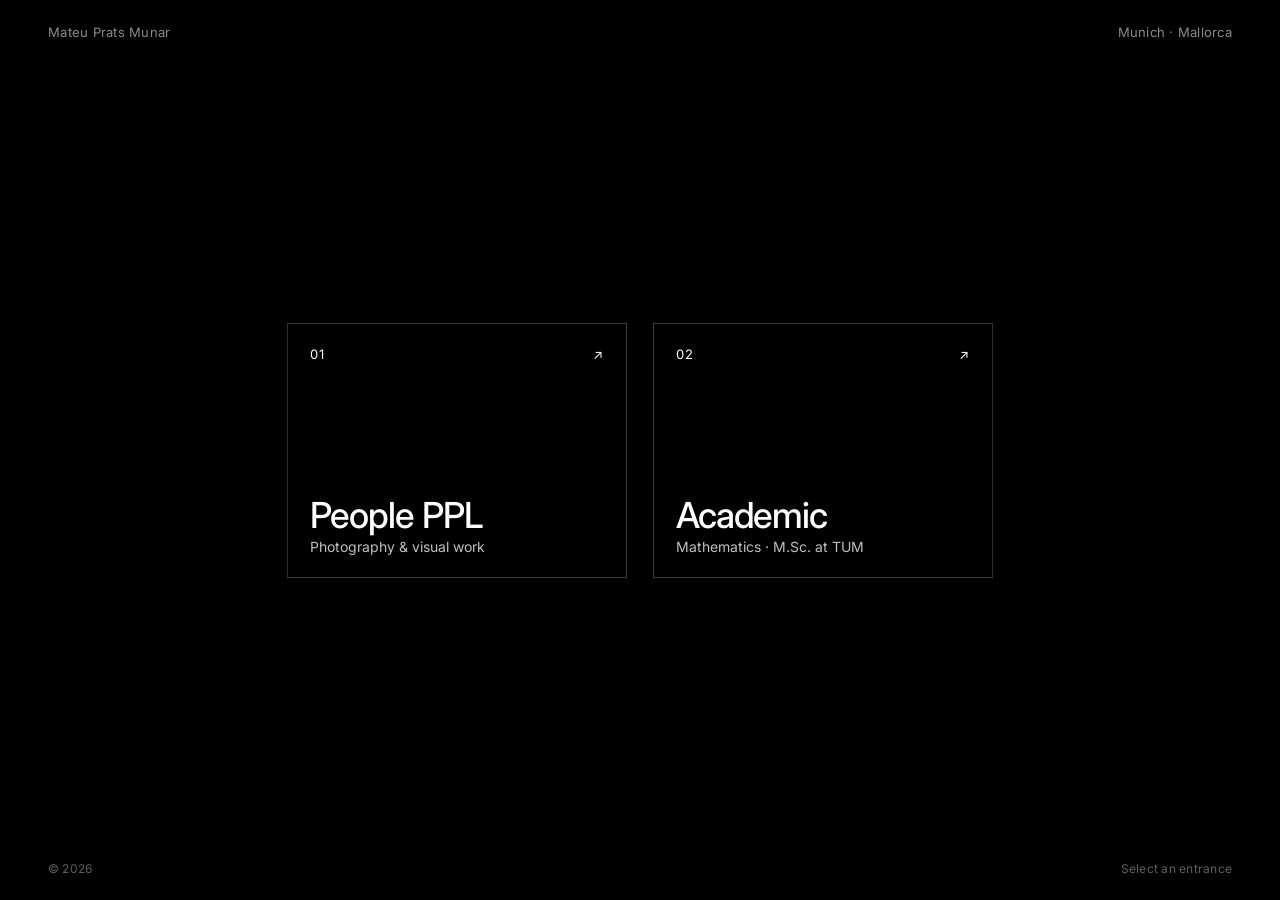
<file: index.html>
<!doctype html>
<html lang="en">
<head>
<meta charset="utf-8">
<meta name="viewport" content="width=device-width, initial-scale=1, viewport-fit=cover">
<link rel="icon" href="favicon.ico" sizes="32x32">
<link rel="icon" href="favicon.svg" type="image/svg+xml">
<link rel="apple-touch-icon" href="apple-touch-icon.png">
<title>Mateu Prats Munar</title>
<meta name="description" content="Mateu Prats Munar. People PPL, photography and visual work. Academic, mathematics at TUM.">
<meta property="og:title" content="Mateu Prats Munar">
<meta property="og:description" content="Mateu Prats Munar. People PPL, photography and visual work. Academic, mathematics at TUM.">
<meta property="og:type" content="website">
<meta property="og:url" content="https://brouprats.github.io/">
<meta property="og:image" content="https://brouprats.github.io/ppl/assets/og-cover.jpg">
<meta name="twitter:card" content="summary_large_image">
<link rel="preconnect" href="https://fonts.googleapis.com">
<link rel="preconnect" href="https://fonts.gstatic.com" crossorigin>
<link rel="stylesheet" href="https://fonts.googleapis.com/css2?family=Inter:wght@400;500&display=swap">
<style>
  /* Entrance: a black field with two doors. Single dark look on purpose. */
  :root { --bg: #000; --fg: #fff; --muted: #8a8a8a; --dim: #5f5f5f; --line: #3a3a3a; --light: #ecebe6; color-scheme: dark; }
  * { box-sizing: border-box; }
  html, body { height: 100%; }
  body { margin: 0; background: var(--bg); color: var(--fg); font-family: 'Inter', 'Helvetica Neue', Arial, sans-serif; -webkit-font-smoothing: antialiased; }
  .page {
    min-height: 100%; display: flex; flex-direction: column; justify-content: space-between; gap: 32px;
    padding-block: max(24px, env(safe-area-inset-top, 0px)) max(24px, env(safe-area-inset-bottom, 0px));
    padding-left: max(16px, env(safe-area-inset-left, 0px)); padding-right: max(16px, env(safe-area-inset-right, 0px));
  }
  @media (min-width: 900px) { .page { padding-left: max(48px, env(safe-area-inset-left, 0px)); padding-right: max(48px, env(safe-area-inset-right, 0px)); } }
  .bar { display: flex; justify-content: space-between; gap: 16px; font-size: 13px; letter-spacing: .02em; color: var(--muted); }
  .bar.low { font-size: 12px; color: var(--dim); }
  .doors { display: flex; flex-wrap: wrap; gap: clamp(16px, 2vw, 28px); justify-content: center; }
  .door {
    position: relative; overflow: hidden; flex: 1 1 260px; max-width: 340px; aspect-ratio: 4 / 3;
    display: flex; flex-direction: column; justify-content: space-between; padding: 22px;
    border: 1px solid var(--line); color: var(--fg); text-decoration: none;
    transition: background-color .35s ease, color .35s ease, border-color .35s ease;
  }
  .door .top, .door .bottom { position: relative; display: flex; }
  .door .top { justify-content: space-between; font-size: 13px; letter-spacing: .06em; }
  .door .bottom { flex-direction: column; gap: 6px; }
  .door .title { font-size: clamp(30px, 2.8vw, 40px); font-weight: 500; letter-spacing: -.03em; line-height: .95; }
  .door .sub { font-size: 14px; opacity: .75; }
  .door .arrow { transition: transform .35s ease; }
  .door:hover .arrow, .door:focus-visible .arrow { transform: translate(3px, -3px); }
  .door img { position: absolute; inset: 0; width: 100%; height: 100%; object-fit: cover; opacity: 0; transform: scale(1.06); transition: opacity .5s ease, transform 1.2s ease; }
  .door .shade { position: absolute; inset: 0; background: linear-gradient(180deg, rgba(0,0,0,0) 40%, rgba(0,0,0,.6) 100%); opacity: 0; transition: opacity .5s ease; }
  .ppl:hover, .ppl:focus-visible { border-color: var(--fg); }
  .ppl:hover img, .ppl:focus-visible img { opacity: 1; transform: scale(1); }
  .ppl:hover .shade, .ppl:focus-visible .shade { opacity: 1; }
  /* no hover on touch screens: show the photo permanently */
  @media (hover: none) { .ppl img, .ppl .shade { opacity: 1; } .ppl img { transform: none; } }
  .acad:hover, .acad:focus-visible { background: var(--light); color: #000; border-color: var(--light); }
  .door:focus-visible { outline: 2px solid var(--fg); outline-offset: 4px; }
  /* entrance animation: a hairline grows, then the two doors open from it */
  .doors { position: relative; }
  .intro-line { position: absolute; left: 50%; top: 50%; width: min(100%, 708px); height: 1px; background: var(--fg); opacity: 0; transform: translate(-50%, -50%) scaleX(0); pointer-events: none; }
  html.intro .intro-line { animation: line .75s cubic-bezier(.7, 0, .2, 1) .15s both, gone .35s ease 1.15s forwards; }
  html.intro .door { animation: open .8s cubic-bezier(.7, 0, .2, 1) .75s both; }
  html.intro .acad { animation-delay: .85s; }
  html.intro .door .top { animation: up .6s cubic-bezier(.2, .7, .1, 1) 1.35s both; }
  html.intro .door .bottom { animation: up .7s cubic-bezier(.2, .7, .1, 1) 1.45s both; }
  html.intro .bar { animation: fade .7s ease 1.6s both; }
  @keyframes line { from { opacity: 1; transform: translate(-50%, -50%) scaleX(0); } to { opacity: 1; transform: translate(-50%, -50%) scaleX(1); } }
  @keyframes gone { from { opacity: 1; transform: translate(-50%, -50%) scaleX(1); } to { opacity: 0; transform: translate(-50%, -50%) scaleX(1); } }
  @keyframes open { from { clip-path: inset(50% 0 50% 0); } to { clip-path: inset(0 0 0 0); } }
  @keyframes up { from { opacity: 0; transform: translateY(14px); } to { opacity: 1; transform: none; } }
  @keyframes fade { from { opacity: 0; } to { opacity: 1; } }
  /* leaving through a door: a veil in the section's colour grows out of the door and fills the screen */
  .veil { position: fixed; inset: 0; z-index: 20; display: grid; place-items: center; pointer-events: none; }
  /* the stamped mark: this rule is repeated word for word in ppl/assets/ppl.css, keep them identical */
  .stamp { position: fixed; left: 50vw; top: 50%; width: 120px; height: 120px; margin: -60px 0 0 -60px; overflow: visible; pointer-events: none; }
  @media (max-width: 480px) { .stamp { width: 96px; height: 96px; margin: -48px 0 0 -48px; } }
  .stamp.drawing path { stroke-dasharray: 1; stroke-dashoffset: 1; }
  .veil-title { position: fixed; z-index: 21; margin: 0; font-size: clamp(30px, 2.8vw, 40px); font-weight: 500; letter-spacing: -.03em; line-height: .95; transform-origin: 0 0; pointer-events: none; white-space: nowrap; }
  /* coming back from a section */
  html.back .page { animation: fade .5s ease both; }
  html.back .door { animation: open .6s cubic-bezier(.7, 0, .2, 1) both; }
  @media (prefers-reduced-motion: reduce) { .door, .door * { transition: none !important; } }
</style>
<script>
  /* play the entrance once per visit; skipped with reduced motion */
  try {
    var calm = matchMedia('(prefers-reduced-motion: reduce)').matches;
    if (!calm && sessionStorage.getItem('mpm-enter') === 'back') document.documentElement.classList.add('back');
    else if (!calm && !sessionStorage.getItem('mpm-intro')) document.documentElement.classList.add('intro');
    sessionStorage.setItem('mpm-intro', '1');
    sessionStorage.removeItem('mpm-enter');
  } catch (e) {}
</script>
</head>
<body>
<div class="page">
  <div class="bar"><span>Mateu Prats Munar</span><span>Munich · Mallorca</span></div>

  <nav class="doors" aria-label="Choose a section">
    <span class="intro-line" aria-hidden="true"></span>
    <a class="door ppl" href="ppl/">
      <img src="assets/landing-ppl.webp" alt="" width="1200" height="900">
      <span class="shade"></span>
      <span class="top"><span>01</span><span class="arrow" aria-hidden="true">↗</span></span>
      <span class="bottom"><span class="title">People PPL</span><span class="sub">Photography &amp; visual work</span></span>
    </a>
    <a class="door acad" href="academic/">
      <span class="top"><span>02</span><span class="arrow" aria-hidden="true">↗</span></span>
      <span class="bottom"><span class="title">Academic</span><span class="sub">Mathematics · M.Sc. at TUM</span></span>
    </a>
  </nav>

  <div class="bar low"><span>© 2026</span><span>Select an entrance</span></div>
</div>
<script>
  (function () {
    var root = document.documentElement;
    if (root.classList.contains('back')) setTimeout(function () { root.classList.remove('back'); }, 900);
    if (!root.classList.contains('intro')) return;
    var end = function () { root.classList.remove('intro'); };
    var timer = setTimeout(end, 2400);
    ['pointerdown', 'keydown', 'wheel', 'touchstart'].forEach(function (ev) {
      addEventListener(ev, function () { clearTimeout(timer); end(); }, { once: true, passive: true });
    });
  })();
</script>
<script>
  /* door transitions: People PPL stamps its logo on paper, Academic inverts to its page colour */
  (function () {
    var EASE = 'cubic-bezier(.7, 0, .2, 1)';
    var MARK = '<svg class="stamp drawing" viewBox="0 0 590 591" preserveAspectRatio="none" fill="none" aria-hidden="true">' +
      '<path pathLength="1" d="M5 586H585V5H5V586Z" stroke-width="10" stroke="#25241F"/>' +
      '<path pathLength="1" d="M173.5 503.36V329.36M173.5 329.36V136.5H332C363.5 136.5 417.389 158.544 418.5 234.36C419.611 310.175 362.5 329.36 332 329.36H173.5Z" stroke-width="100" stroke="#25241F"/>' +
      '<path pathLength="1" d="M173.5 503.36V329.36M173.5 329.36V136.5H332C363.5 136.5 417.389 158.544 418.5 234.36C419.611 310.175 362.5 329.36 332 329.36H173.5Z" stroke-width="10" stroke="#F3F3F3"/></svg>';
    var busy = false;
    function inset(r) { return 'inset(' + r.top + 'px ' + (innerWidth - r.right) + 'px ' + (innerHeight - r.bottom) + 'px ' + r.left + 'px)'; }
    function leave(a, kind, e) {
      if (busy || e.defaultPrevented || e.button || e.metaKey || e.ctrlKey || e.shiftKey || e.altKey) return;
      if (matchMedia('(prefers-reduced-motion: reduce)').matches || !document.body.animate) return;
      e.preventDefault(); busy = true;
      try { sessionStorage.setItem('mpm-enter', kind); } catch (x) {}
      var go = function () { location.href = a.href; };
      var r = a.getBoundingClientRect();
      var veil = document.createElement('div'); veil.className = 'veil';
      document.body.appendChild(veil);
      if (kind === 'ppl') {
        veil.style.background = '#f0ece1';
        veil.innerHTML = MARK;
        veil.animate([{ clipPath: inset(r), opacity: 0 }, { clipPath: inset(r), opacity: 1, offset: .18 }, { clipPath: 'inset(0px)', opacity: 1 }], { duration: 620, easing: EASE, fill: 'both' });
        var p = veil.querySelectorAll('path'), draw = function (el, d, t) { return el.animate([{ strokeDashoffset: 1 }, { strokeDashoffset: 0 }], { duration: t, delay: d, easing: 'cubic-bezier(.5, 0, .2, 1)', fill: 'both' }); };
        draw(p[0], 300, 480); draw(p[1], 520, 480);
        draw(p[2], 640, 420).onfinish = function () {
          /* drop the dash trick so the finished mark is a plain stroke, exactly as the next page draws it */
          veil.querySelector('svg').classList.remove('drawing');
          p.forEach(function (el) { el.getAnimations().forEach(function (an) { an.cancel(); }); });
          setTimeout(go, 120);
        };
      } else {
        var dark = matchMedia('(prefers-color-scheme: dark)').matches;
        var bg = dark ? '#0f0f0f' : '#ffffff', fg = dark ? '#f1f1ef' : '#111111';
        var t = a.querySelector('.title'), tr = t.getBoundingClientRect();
        var ghost = document.createElement('p'); ghost.className = 'veil-title'; ghost.textContent = t.textContent;
        ghost.style.cssText = 'left:' + tr.left + 'px;top:' + tr.top + 'px;color:' + fg;
        document.body.appendChild(ghost);
        var gut = innerWidth >= 900 ? 48 : 16;
        veil.animate([{ clipPath: inset(r), background: dark ? '#000000' : '#ecebe6' }, { clipPath: 'inset(0px)', background: bg }], { duration: 620, easing: EASE, fill: 'both' });
        ghost.animate([{ transform: 'none', opacity: 1 }, { opacity: 1, offset: .55 }, { transform: 'translate(' + (gut - tr.left) + 'px,' + (24 - tr.top) + 'px) scale(.4)', opacity: 0 }], { duration: 620, easing: EASE, fill: 'both' }).onfinish = go;
      }
    }
    [['.ppl', 'ppl'], ['.acad', 'acad']].forEach(function (d) {
      var a = document.querySelector(d[0]);
      a.addEventListener('click', function (e) { leave(a, d[1], e); });
      /* fetch the section early so the page is ready when the veil closes */
      var warm = function () {
        var pre = function (href) {
          var l = document.createElement('link');
          if (l.relList && l.relList.supports && l.relList.supports('prefetch')) { l.rel = 'prefetch'; l.href = href; document.head.appendChild(l); }
          else if (window.fetch) fetch(href).catch(function () {});
        };
        pre(a.href);
        if (d[1] !== 'ppl') return;
        /* also start on the cover video People PPL will play, picked with the same queries as its <source> list */
        var c = navigator.connection || {};
        if (c.saveData || matchMedia('(prefers-reduced-motion: reduce)').matches) return;
        var q = function (m) { return matchMedia(m).matches; };
        var name = q('(max-aspect-ratio: 4/5)') ? 'cover-v'
          : q('(min-width: 2400px), (min-width: 1400px) and (min-resolution: 1.5dppx)') ? 'cover-2160'
          : q('(min-width: 2000px), (min-width: 1000px) and (min-resolution: 1.5dppx)') ? 'cover-1440' : 'cover';
        var webm = document.createElement('video').canPlayType('video/webm; codecs="vp9"');
        pre('ppl/assets/' + name + (webm ? '.webm' : '.mp4'));
      };
      ['pointerenter', 'touchstart', 'focus'].forEach(function (ev) { a.addEventListener(ev, warm, { once: true, passive: true }); });
    });
    /* back button restores this page from cache: clear whatever the last exit left on screen */
    addEventListener('pageshow', function (e) {
      if (!e.persisted) return;
      busy = false;
      document.querySelectorAll('.veil, .veil-title').forEach(function (n) { n.remove(); });
    });
  })();
</script>
</body>
</html>
</file>
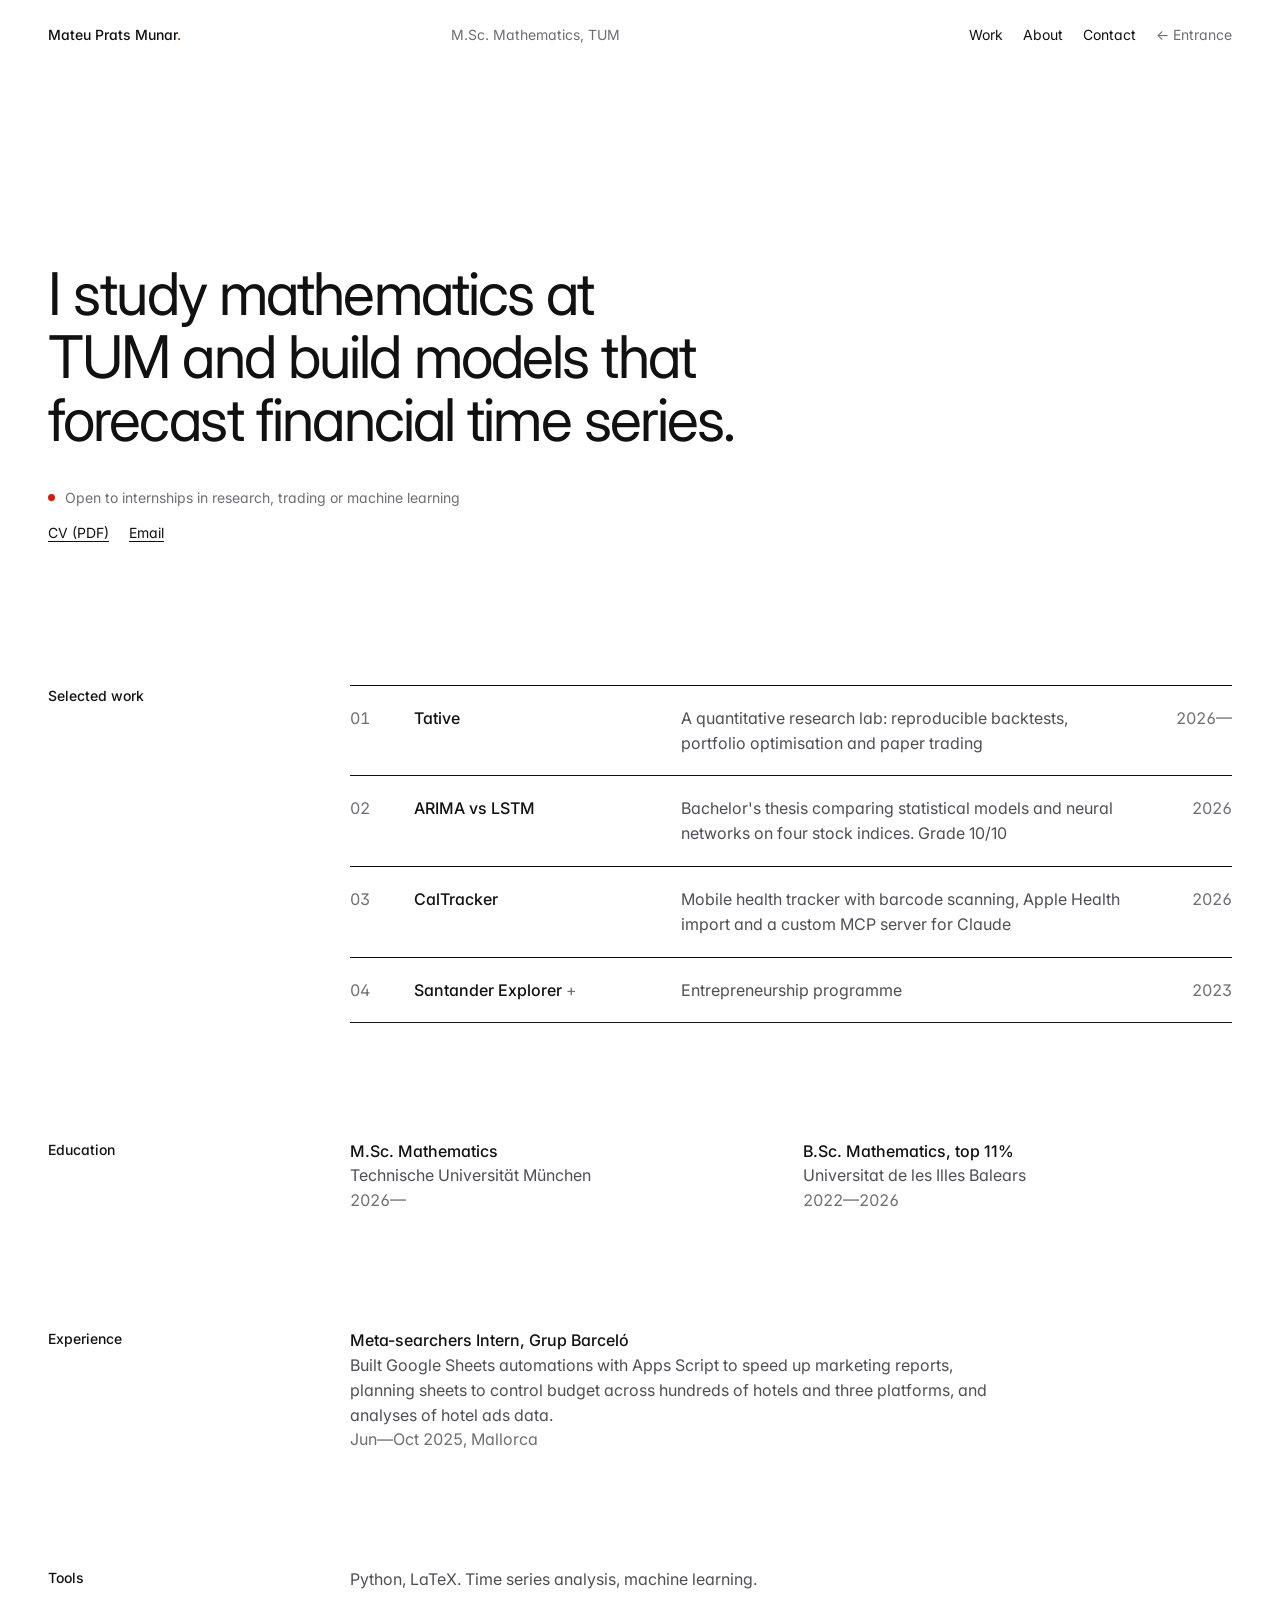
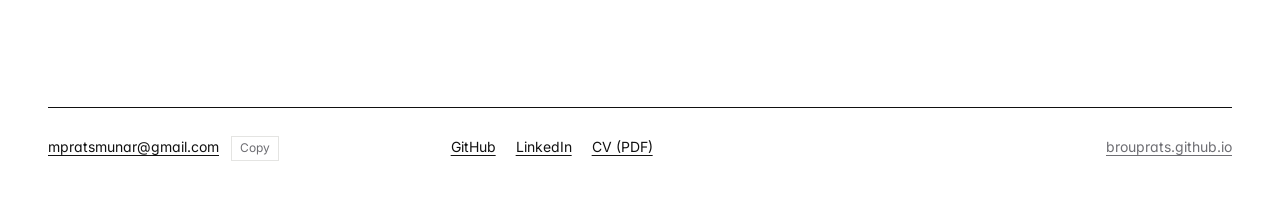
<file: academic/index.html>
<!doctype html>
<html lang="en">
<head>
<meta charset="utf-8">
<meta name="viewport" content="width=device-width, initial-scale=1, viewport-fit=cover">
<link rel="icon" href="../favicon.ico" sizes="32x32">
<link rel="icon" href="../favicon.svg" type="image/svg+xml">
<link rel="apple-touch-icon" href="../apple-touch-icon.png">
<title>Mateu Prats Munar · Academic</title>
<meta name="description" content="Mateu Prats Munar, M.Sc. Mathematics student at TUM. Time series, machine learning and quantitative finance.">
<meta property="og:title" content="Mateu Prats Munar · Academic">
<meta property="og:description" content="Mateu Prats Munar, M.Sc. Mathematics student at TUM. Time series, machine learning and quantitative finance.">
<meta property="og:type" content="website">
<meta property="og:url" content="https://brouprats.github.io/academic/">
<meta property="og:image" content="https://brouprats.github.io/academic/assets/img/og-tative.jpg">
<meta name="twitter:card" content="summary_large_image">
<link rel="preconnect" href="https://fonts.googleapis.com">
<link rel="preconnect" href="https://fonts.gstatic.com" crossorigin>
<link rel="stylesheet" href="https://fonts.googleapis.com/css2?family=Inter:wght@400;500&display=swap">
<link rel="stylesheet" href="assets/style.css">
<script>
  /* arriving through the entrance door: continue its transition (see assets/style.css) */
  try {
    if (sessionStorage.getItem('mpm-enter') === 'acad') {
      sessionStorage.removeItem('mpm-enter');
      if (!matchMedia('(prefers-reduced-motion: reduce)').matches) document.documentElement.classList.add('entering');
    }
  } catch (e) {}
</script>
</head>
<body>
<div class="wrap">
  <header class="site">
    <a class="name" href="index.html">Mateu Prats Munar<span class="dot">.</span></a>
    <span class="role">M.Sc. Mathematics, TUM</span>
    <nav aria-label="Sections">
      <a href="#work">Work</a>
      <a href="#about">About</a>
      <a href="#contact">Contact</a>
    <a class="quiet" href="../">← Entrance</a></nav>
  </header>

  <main>
    <section class="intro grid">
      <h1>I study mathematics at TUM and build models that forecast financial time series.</h1>
      <p class="status">Open to internships in research, trading or machine learning</p>
      <p class="actions"><a href="../cv/Mateu_Prats_Munar_CV.pdf" download>CV (PDF)</a><a href="mailto:mpratsmunar@gmail.com">Email</a></p>
    </section>

    <section id="work" class="block grid">
      <h2>Selected work</h2>
      <div class="body">
        <ol class="work">
          <li>
            <a class="work-row" href="tative.html" data-preview="tative">
              <span class="n num">01</span>
              <span><span class="t" style="view-transition-name: t-tative">Tative</span></span>
              <span class="d">A quantitative research lab: reproducible backtests, portfolio optimisation and paper trading</span>
              <span class="y num">2026—</span>
            </a>
          </li>
          <li>
            <a class="work-row" href="thesis.html" data-preview="thesis">
              <span class="n num">02</span>
              <span><span class="t" style="view-transition-name: t-thesis">ARIMA vs LSTM</span></span>
              <span class="d">Bachelor's thesis comparing statistical models and neural networks on four stock indices. Grade 10/10</span>
              <span class="y num">2026</span>
            </a>
          </li>
          <li>
            <a class="work-row" href="caltracker.html" data-preview="cal">
              <span class="n num">03</span>
              <span><span class="t" style="view-transition-name: t-cal">CalTracker</span></span>
              <span class="d">Mobile health tracker with barcode scanning, Apple Health import and a custom MCP server for Claude</span>
              <span class="y num">2026</span>
            </a>
          </li>
          <li>
            <details class="work-row">
              <summary>
                <span class="n num">04</span>
                <span><span class="t">Santander Explorer</span></span>
                <span class="d">Entrepreneurship programme</span>
                <span class="y num">2023</span>
              </summary>
              <p class="more">A training programme focused on business development. I designed a concept mobile app for finding local music spots, and the project received an external offer to build the application.</p>
            </details>
          </li>
        </ol>
      </div>
    </section>

    <section id="about" class="block grid rv">
      <h2>Education</h2>
      <div class="body cols">
        <div class="item"><div class="t">M.Sc. Mathematics</div><div class="s">Technische Universität München</div><div class="y num">2026—</div></div>
        <div class="item"><div class="t">B.Sc. Mathematics, top 11%</div><div class="s">Universitat de les Illes Balears</div><div class="y num">2022—2026</div></div>
      </div>
    </section>

    <section class="block grid rv">
      <h2>Experience</h2>
      <div class="body">
        <div class="item" style="max-width: 640px;">
          <div class="t">Meta-searchers Intern, Grup Barceló</div>
          <div class="s">Built Google Sheets automations with Apps Script to speed up marketing reports, planning sheets to control budget across hundreds of hotels and three platforms, and analyses of hotel ads data.</div>
          <div class="y num">Jun—Oct 2025, Mallorca</div>
        </div>
      </div>
    </section>

    <section class="block grid rv">
      <h2>Tools</h2>
      <div class="body item"><div class="s">Python, LaTeX. Time series analysis, machine learning.</div></div>
    </section>
  </main>

  <footer id="contact" class="contact grid">
    <span class="mail"><a href="mailto:mpratsmunar@gmail.com">mpratsmunar@gmail.com</a><button class="copy" type="button" data-copy="mpratsmunar@gmail.com">Copy</button></span>
    <span class="links"><a href="https://github.com/brouprats">GitHub</a><a href="https://www.linkedin.com/in/mateu-prats-munar-112683235/">LinkedIn</a><a href="../cv/Mateu_Prats_Munar_CV.pdf" download>CV (PDF)</a></span>
    <span class="right"><a href="../">brouprats.github.io</a></span>
  </footer>
</div>

<div class="preview" aria-hidden="true">
  <img data-pv="tative" src="assets/img/tative-lab.webp" alt="">
  <div data-pv="thesis" class="pv-bars"><span style="width: 39%"></span><span style="width: 42%"></span><span class="r" style="width: 97%"></span><span style="width: 51%"></span><span style="width: 55%"></span><span class="r" style="width: 100%"></span></div>
  <img data-pv="cal" src="assets/img/cal-calendar.webp" alt="" style="object-position: 50% 0;">
</div>

<script src="assets/site.js"></script>
</body>
</html>
</file>
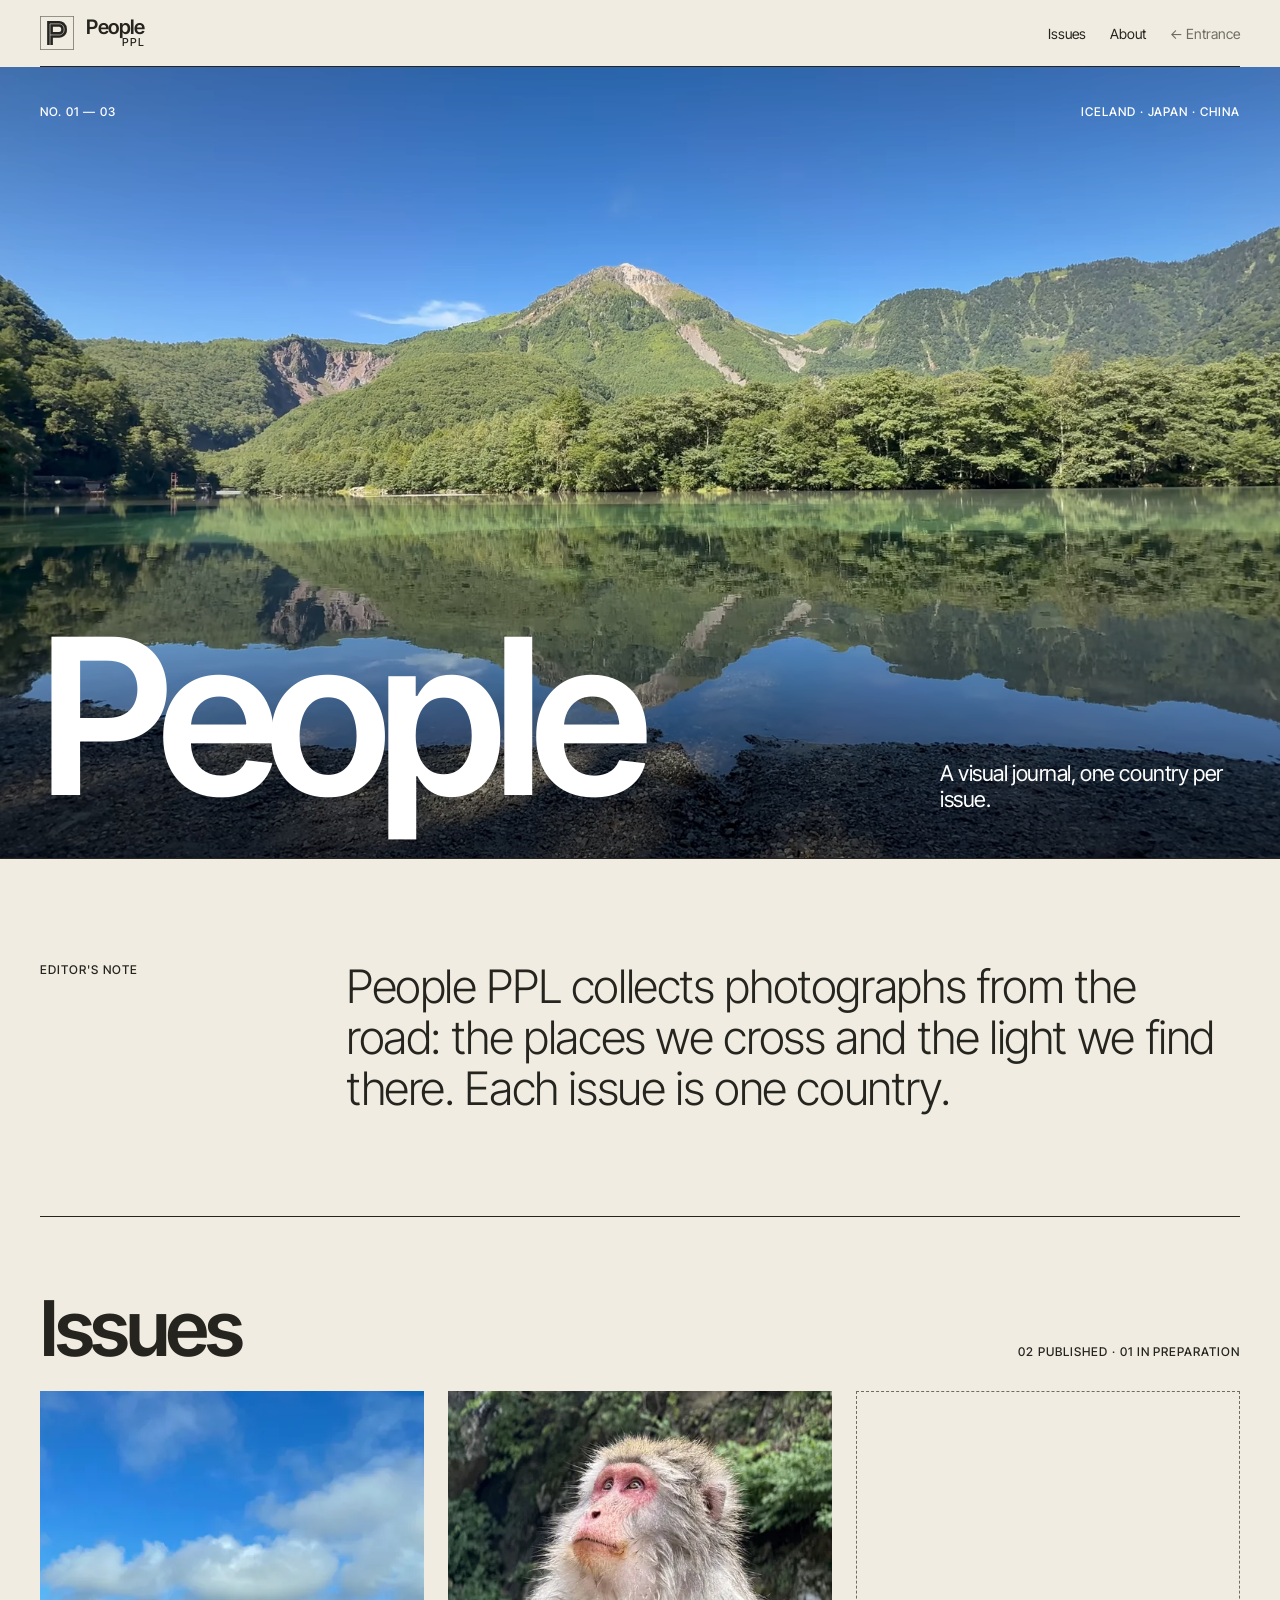
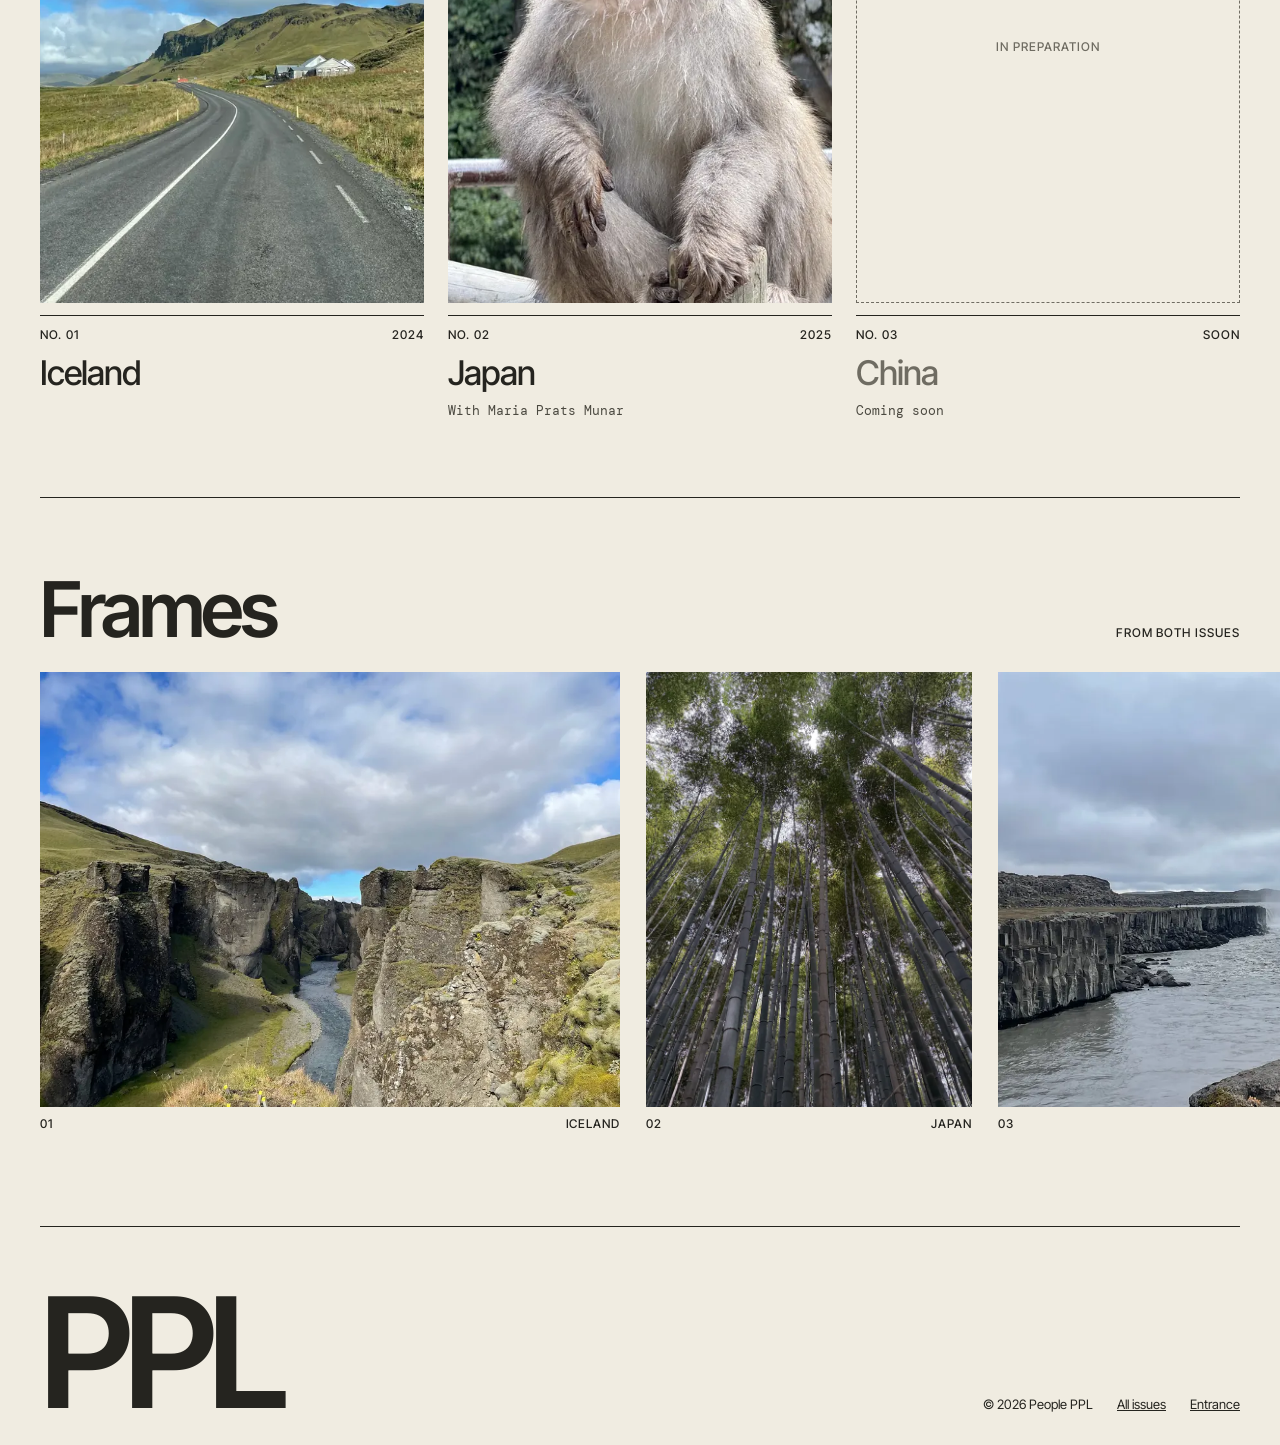
<file: ppl/index.html>
<!doctype html>
<html lang="en">
<head>
<meta charset="utf-8">
<meta name="viewport" content="width=device-width, initial-scale=1, viewport-fit=cover">
<link rel="icon" href="assets/favicon.ico" sizes="32x32">
<link rel="icon" href="assets/ppl-mark-cream.svg" type="image/svg+xml">
<link rel="apple-touch-icon" href="assets/apple-touch-icon.png">
<title>People PPL</title>
<meta name="description" content="People PPL, a visual journal. One country per issue: Iceland, Japan and China.">
<meta property="og:title" content="People PPL">
<meta property="og:description" content="People PPL, a visual journal. One country per issue: Iceland, Japan and China.">
<meta property="og:type" content="website">
<meta property="og:url" content="https://brouprats.github.io/ppl/">
<meta property="og:image" content="https://brouprats.github.io/ppl/assets/og-cover.jpg">
<meta name="twitter:card" content="summary_large_image">
<link rel="preconnect" href="https://fonts.googleapis.com">
<link rel="preconnect" href="https://fonts.gstatic.com" crossorigin>
<link rel="stylesheet" href="https://fonts.googleapis.com/css2?family=Inter+Tight:wght@300;400;500;600&family=DM+Mono:wght@400&display=swap">
<link rel="stylesheet" href="assets/ppl.css">
<script>
  /* arriving through the entrance door: continue its transition (see assets/ppl.js) */
  try {
    if (sessionStorage.getItem('mpm-enter') === 'ppl') {
      sessionStorage.removeItem('mpm-enter');
      if (!matchMedia('(prefers-reduced-motion: reduce)').matches) document.documentElement.classList.add('entering');
    }
  } catch (e) {}
</script>
</head>
<body>
<!-- shown only when arriving through the entrance door (html.entering); ppl.js moves the mark into the masthead -->
<div class="enter-veil" aria-hidden="true"></div><svg class="stamp enter-mark" viewBox="0 0 590 591" preserveAspectRatio="none" fill="none" aria-hidden="true"><path d="M5 586H585V5H5V586Z" stroke-width="10" stroke="#25241F"/><path d="M173.5 503.36V329.36M173.5 329.36V136.5H332C363.5 136.5 417.389 158.544 418.5 234.36C419.611 310.175 362.5 329.36 332 329.36H173.5Z" stroke-width="100" stroke="#25241F"/><path d="M173.5 503.36V329.36M173.5 329.36V136.5H332C363.5 136.5 417.389 158.544 418.5 234.36C419.611 310.175 362.5 329.36 332 329.36H173.5Z" stroke-width="10" stroke="#F3F3F3"/></svg>
<div class="wrap">
  <header class="mast">
    <a class="brand" href="index.html" aria-label="People PPL home"><img src="assets/ppl-mark.svg" width="590" height="591" alt=""><span class="word"><b>People</b><span>PPL</span></span></a>
    <nav aria-label="People PPL"><a href="#issues">Issues</a><a href="#about">About</a><a class="quiet" href="../">← Entrance</a></nav>
  </header>
  <section class="cover bleed" aria-label="Cover">
    <picture>
      <source media="(max-aspect-ratio: 4/5)" srcset="assets/cover-v-poster.webp" width="1080" height="1920">
      <img src="assets/cover-poster.webp" width="2560" height="1440" alt="Still lake reflecting green peaks under a blue sky, Japan" fetchpriority="high">
    </picture>
    <video muted loop playsinline preload="none" aria-hidden="true" tabindex="-1">
      <source media="(max-aspect-ratio: 4/5)" src="assets/cover-v.webm" type="video/webm">
      <source media="(max-aspect-ratio: 4/5)" src="assets/cover-v.mp4" type="video/mp4">
      <!-- 4K for large or high-density screens, 1440p for the ones in between, 1080p otherwise -->
      <source media="(min-width: 2400px), (min-width: 1400px) and (min-resolution: 1.5dppx)" src="assets/cover-2160.webm" type="video/webm">
      <source media="(min-width: 2400px), (min-width: 1400px) and (min-resolution: 1.5dppx)" src="assets/cover-2160.mp4" type="video/mp4">
      <source media="(min-width: 2000px), (min-width: 1000px) and (min-resolution: 1.5dppx)" src="assets/cover-1440.webm" type="video/webm">
      <source media="(min-width: 2000px), (min-width: 1000px) and (min-resolution: 1.5dppx)" src="assets/cover-1440.mp4" type="video/mp4">
      <source src="assets/cover.webm" type="video/webm">
      <source src="assets/cover.mp4" type="video/mp4">
    </video>
    <div class="over wrap">
      <div class="row kicker"><span>No. 01 — 03</span><span>Iceland · Japan · China</span></div>
      <div class="row"><h1>People</h1><p class="dek">A visual journal, one country per issue.</p></div>
    </div>
  </section>

  <section id="about" class="note">
    <span class="kicker">Editor's note</span>
    <p>People PPL collects photographs from the road: the places we cross and the light we find there. Each issue is one country.</p>
  </section>

  <section id="issues" class="issues">
    <div class="sec-head"><h2>Issues</h2><span class="kicker">02 published · 01 in preparation</span></div>
    <div class="issue-grid">
      <a class="issue rv" href="iceland.html">
        <div class="ph"><img src="photos/iceland/IMG_0322-sm.webp" width="900" height="675" alt="Road through green hills with a farmhouse, Iceland" loading="lazy"></div>
        <div class="meta kicker"><span>No. 01</span><span>2024</span></div>
        <span class="t" style="view-transition-name: vt-iceland">Iceland</span>
      </a>
      <a class="issue rv" href="japan.html">
        <div class="ph"><img src="photos/japan/IMG_0826-sm.webp" width="506" height="900" alt="Japanese macaque sitting on a wooden fence" loading="lazy"></div>
        <div class="meta kicker"><span>No. 02</span><span>2025</span></div>
        <span class="t" style="view-transition-name: vt-japan">Japan</span>
        <span class="s">With Maria Prats Munar</span>
      </a>
      <div class="issue soon rv">
        <div class="ph kicker">In preparation</div>
        <div class="meta kicker"><span>No. 03</span><span>Soon</span></div>
        <span class="t">China</span>
        <span class="s">Coming soon</span>
      </div>
    </div>
  </section>

  <section class="frames" aria-labelledby="frames-h">
    <div class="sec-head"><h2 id="frames-h">Frames</h2><span class="kicker">From both issues</span></div>
    <div class="strip bleed" tabindex="0" role="group" aria-label="Selected photographs, scroll sideways">
      <a href="iceland.html" style="--r: 1.3333"><img src="photos/iceland/IMG_0374-sm.webp" width="900" height="675" alt="Canyon walls and a narrow river" loading="lazy" decoding="async"><span class="kicker"><span>01</span><span>Iceland</span></span></a>
      <a href="japan.html" style="--r: 0.7500"><img src="photos/japan/IMG_1573-sm.webp" width="675" height="900" alt="Bamboo grove, looking up" loading="lazy" decoding="async"><span class="kicker"><span>02</span><span>Japan</span></span></a>
      <a href="iceland.html" style="--r: 1.3333"><img src="photos/iceland/IMG_0873-sm.webp" width="900" height="675" alt="Waterfalls falling into a basalt canyon" loading="lazy" decoding="async"><span class="kicker"><span>03</span><span>Iceland</span></span></a>
      <a href="japan.html" style="--r: 0.7500"><img src="photos/japan/IMG_1130-sm.webp" width="675" height="900" alt="Turquoise river, grey stones" loading="lazy" decoding="async"><span class="kicker"><span>04</span><span>Japan</span></span></a>
      <a href="iceland.html" style="--r: 1.3333"><img src="photos/iceland/IMG_1024-sm.webp" width="900" height="675" alt="Sunset over the sea and black rocks" loading="lazy" decoding="async"><span class="kicker"><span>05</span><span>Iceland</span></span></a>
      <a href="japan.html" style="--r: 1.7787"><img src="photos/japan/IMG_1351-sm.webp" width="900" height="506" alt="Thatched house and its garden" loading="lazy" decoding="async"><span class="kicker"><span>06</span><span>Japan</span></span></a>
      <a href="iceland.html" style="--r: 1.3333"><img src="photos/iceland/IMG_0677-sm.webp" width="900" height="675" alt="Cliffs above a dark pool, two people on the rocks" loading="lazy" decoding="async"><span class="kicker"><span>07</span><span>Iceland</span></span></a>
      <a href="japan.html" style="--r: 0.7500"><img src="photos/japan/IMG_1767-sm.webp" width="675" height="900" alt="Sunset over the sea" loading="lazy" decoding="async"><span class="kicker"><span>08</span><span>Japan</span></span></a>
    </div>
  </section>
  <footer class="foot">
    <span class="big">PPL</span>
    <span class="links"><span>© 2026 People PPL</span><a href="index.html#issues">All issues</a><a href="../">Entrance</a></span>
  </footer>
</div>
<script src="assets/ppl.js"></script>
</body>
</html>
</file>
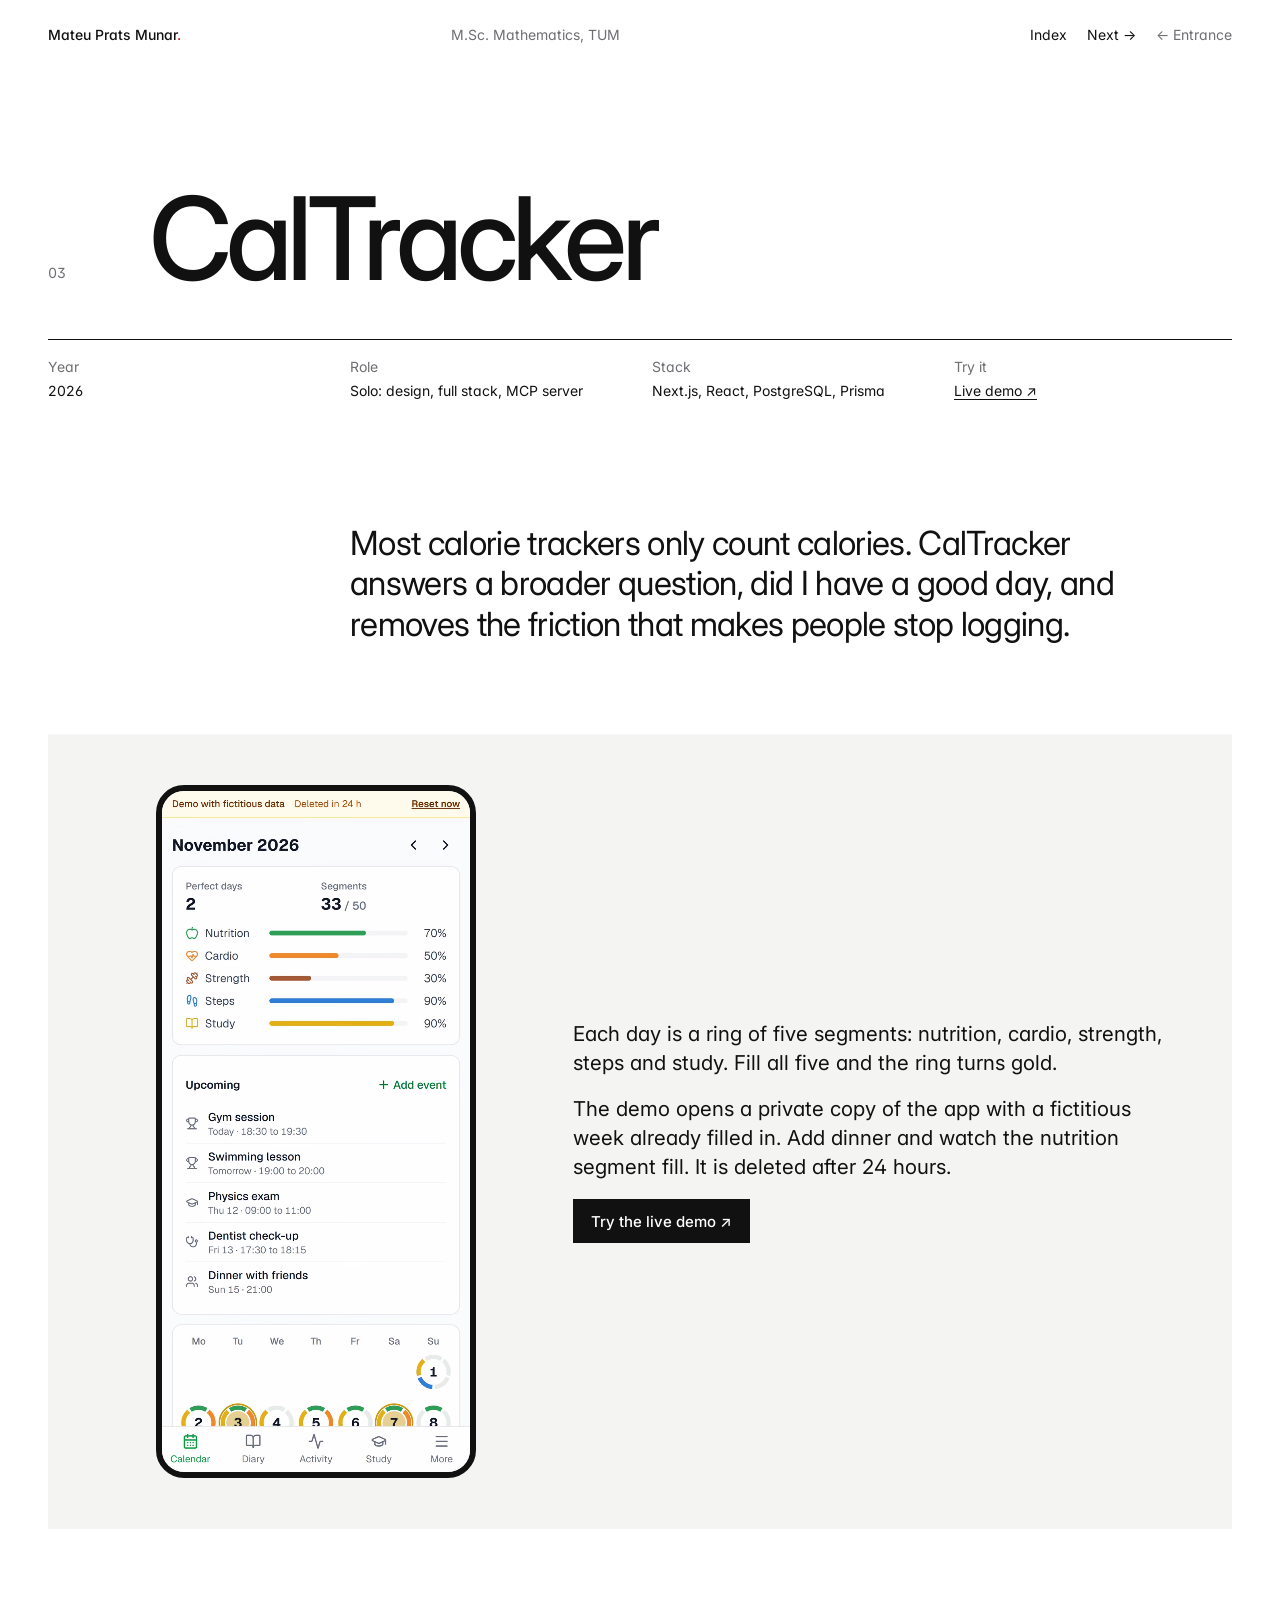
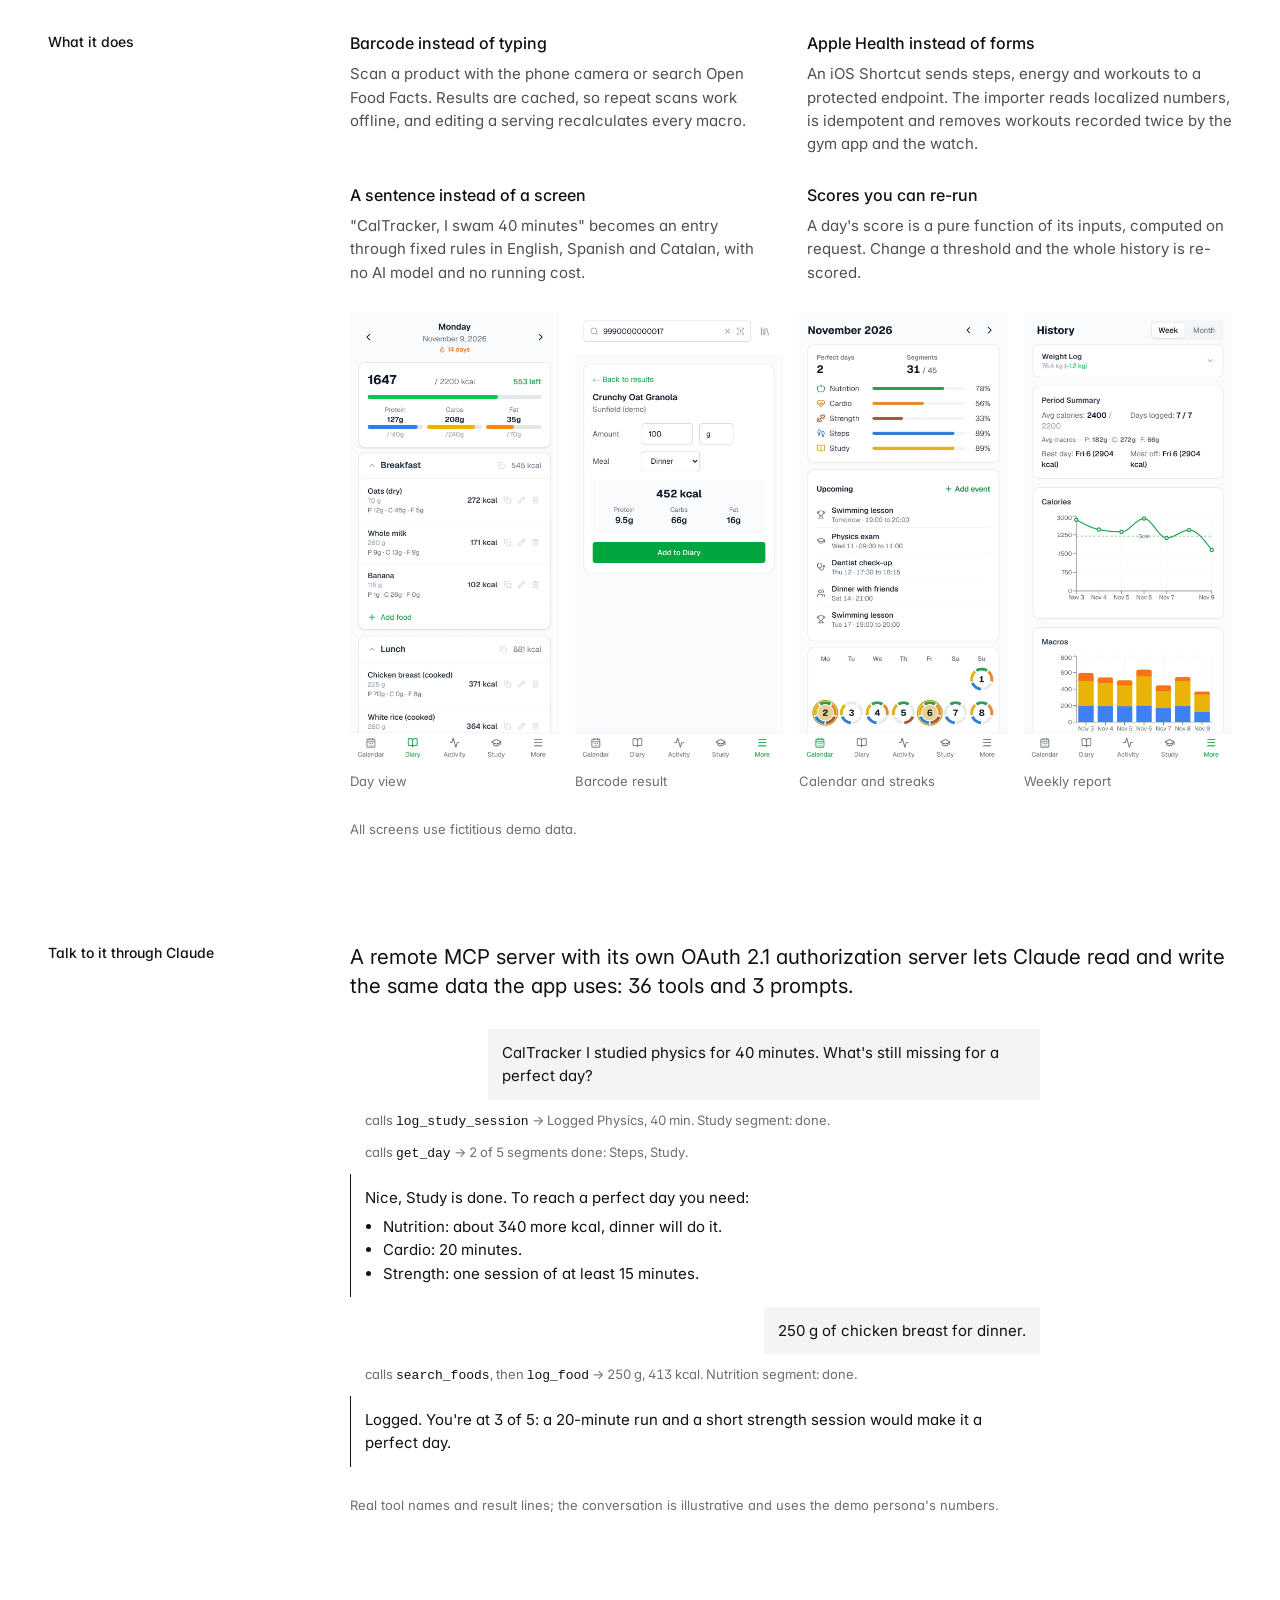
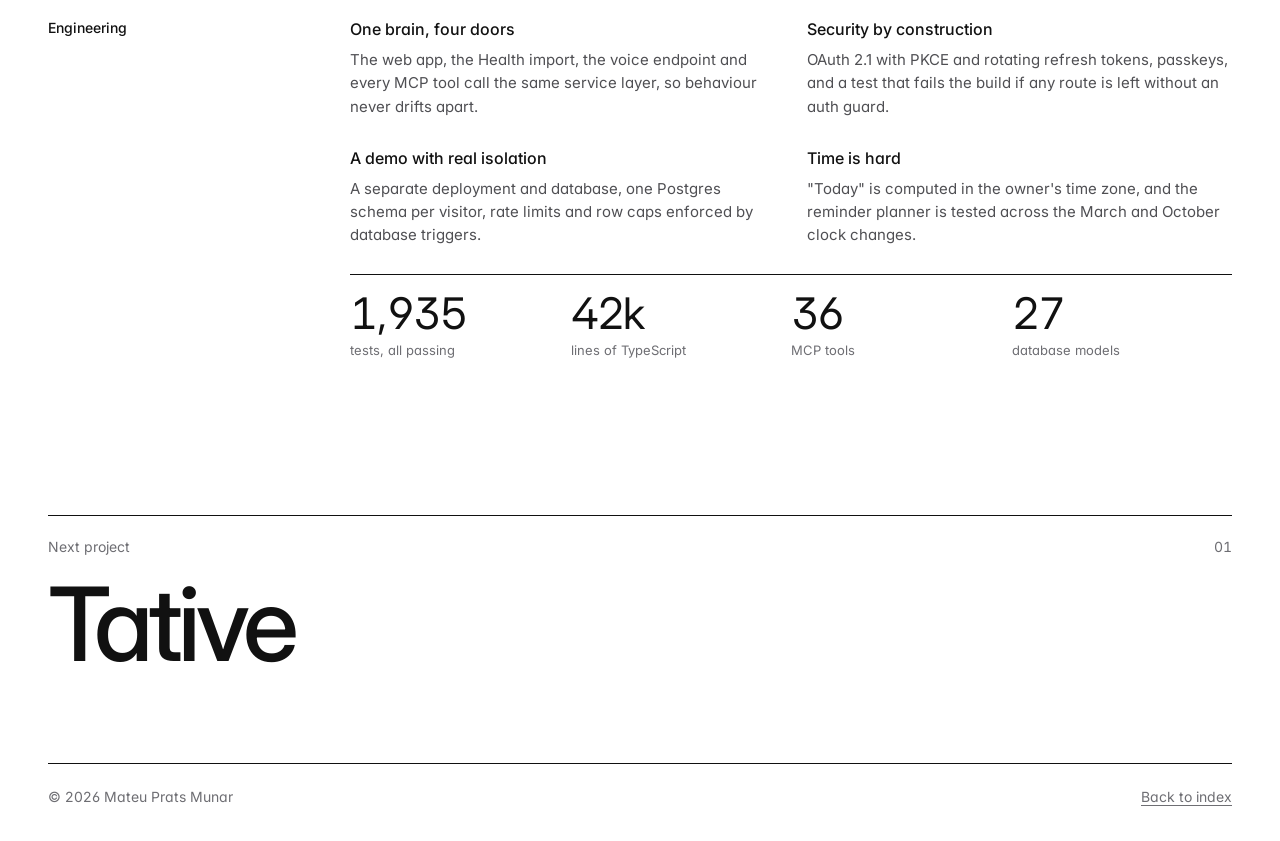
<file: academic/caltracker.html>
<!doctype html>
<html lang="en">
<head>
<meta charset="utf-8">
<meta name="viewport" content="width=device-width, initial-scale=1, viewport-fit=cover">
<link rel="icon" href="../favicon.ico" sizes="32x32">
<link rel="icon" href="../favicon.svg" type="image/svg+xml">
<link rel="apple-touch-icon" href="../apple-touch-icon.png">
<title>CalTracker · Mateu Prats Munar</title>
<meta name="description" content="Most calorie trackers only count calories. CalTracker asks a broader question, did I have a good day, and removes the friction that makes people stop logging.">
<meta property="og:title" content="CalTracker · Mateu Prats Munar">
<meta property="og:description" content="Most calorie trackers only count calories. CalTracker asks a broader question, did I have a good day, and removes the friction that makes people stop logging.">
<meta property="og:type" content="website">
<meta property="og:url" content="https://brouprats.github.io/academic/caltracker.html">
<meta property="og:image" content="https://brouprats.github.io/academic/assets/caltracker-poster.jpg">
<meta name="twitter:card" content="summary_large_image">
<link rel="preconnect" href="https://fonts.googleapis.com">
<link rel="preconnect" href="https://fonts.gstatic.com" crossorigin>
<link rel="stylesheet" href="https://fonts.googleapis.com/css2?family=Inter:wght@400;500&display=swap">
<link rel="stylesheet" href="assets/style.css">
</head>
<body>
<div class="wrap">
  <header class="site">
    <a class="name" href="index.html">Mateu Prats Munar<span class="dot">.</span></a>
    <span class="role">M.Sc. Mathematics, TUM</span>
    <nav aria-label="Project"><a href="index.html#work">Index</a><a href="tative.html">Next →</a><a class="quiet" href="../">← Entrance</a></nav>
  </header>

  <main>
    <section class="p-head grid">
      <span class="p-num num">03</span>
      <h1 class="p-title" style="view-transition-name: t-cal">CalTracker</h1>
      <dl class="p-meta">
        <div><dt>Year</dt><dd>2026</dd></div>
        <div><dt>Role</dt><dd>Solo: design, full stack, MCP server</dd></div>
        <div><dt>Stack</dt><dd>Next.js, React, PostgreSQL, Prisma</dd></div>
        <div><dt>Try it</dt><dd><a href="https://calorie-tracker-6k1d.vercel.app/demo">Live demo ↗</a></dd></div>
      </dl>
    </section>

    <section class="statement grid">
      <p>Most calorie trackers only count calories. CalTracker answers a broader question, did I have a good day, and removes the friction that makes people stop logging.</p>
    </section>

    <section class="hero reveal-clip phone-hero">
      <video autoplay muted loop playsinline preload="metadata" poster="assets/caltracker-poster.jpg" width="780" height="1688" aria-label="Walkthrough on demo data: the calendar, the day view, adding a dinner, the segments updating and the weekly report">
        <source src="assets/caltracker-walkthrough.webm" type="video/webm">
        <source src="assets/caltracker-walkthrough.mp4" type="video/mp4">
      </video>
      <div class="side">
        <p>Each day is a ring of five segments: nutrition, cardio, strength, steps and study. Fill all five and the ring turns gold.</p>
        <p class="txt">The demo opens a private copy of the app with a fictitious week already filled in. Add dinner and watch the nutrition segment fill. It is deleted after 24 hours.</p>
        <a class="btn" href="https://calorie-tracker-6k1d.vercel.app/demo">Try the live demo ↗</a>
      </div>
    </section>

    <section class="sec grid rv">
      <h2>What it does</h2>
      <div class="body">
        <div class="pairs">
          <div><h3>Barcode instead of typing</h3><p>Scan a product with the phone camera or search Open Food Facts. Results are cached, so repeat scans work offline, and editing a serving recalculates every macro.</p></div>
          <div><h3>Apple Health instead of forms</h3><p>An iOS Shortcut sends steps, energy and workouts to a protected endpoint. The importer reads localized numbers, is idempotent and removes workouts recorded twice by the gym app and the watch.</p></div>
          <div><h3>A sentence instead of a screen</h3><p>"CalTracker, I swam 40 minutes" becomes an entry through fixed rules in English, Spanish and Catalan, with no AI model and no running cost.</p></div>
          <div><h3>Scores you can re-run</h3><p>A day's score is a pure function of its inputs, computed on request. Change a threshold and the whole history is re-scored.</p></div>
        </div>
        <div class="gallery phones">
          <figure><img src="assets/img/cal-day.webp" width="780" height="1688" alt="Day view with the five segments" loading="lazy"><figcaption>Day view</figcaption></figure>
          <figure><img src="assets/img/cal-barcode.webp" width="780" height="1688" alt="Barcode scan result with macros" loading="lazy"><figcaption>Barcode result</figcaption></figure>
          <figure><img src="assets/img/cal-calendar.webp" width="780" height="1688" alt="Calendar with streaks and day rings" loading="lazy"><figcaption>Calendar and streaks</figcaption></figure>
          <figure><img src="assets/img/cal-weekly.webp" width="780" height="1688" alt="Weekly report" loading="lazy"><figcaption>Weekly report</figcaption></figure>
        </div>
        <p class="note">All screens use fictitious demo data.</p>
      </div>
    </section>

    <section class="sec grid rv">
      <h2>Talk to it through Claude</h2>
      <div class="body">
        <p class="lead">A remote MCP server with its own OAuth 2.1 authorization server lets Claude read and write the same data the app uses: 36 tools and 3 prompts.</p>
        <div class="chat">
          <div class="u">CalTracker I studied physics for 40 minutes. What's still missing for a perfect day?</div>
          <div class="tool">calls <code>log_study_session</code> → Logged Physics, 40 min. Study segment: done.</div>
          <div class="tool">calls <code>get_day</code> → 2 of 5 segments done: Steps, Study.</div>
          <div class="a">Nice, Study is done. To reach a perfect day you need:
            <ul><li>Nutrition: about 340 more kcal, dinner will do it.</li><li>Cardio: 20 minutes.</li><li>Strength: one session of at least 15 minutes.</li></ul>
          </div>
          <div class="u">250 g of chicken breast for dinner.</div>
          <div class="tool">calls <code>search_foods</code>, then <code>log_food</code> → 250 g, 413 kcal. Nutrition segment: done.</div>
          <div class="a">Logged. You're at 3 of 5: a 20-minute run and a short strength session would make it a perfect day.</div>
        </div>
        <p class="note">Real tool names and result lines; the conversation is illustrative and uses the demo persona's numbers.</p>
      </div>
    </section>

    <section class="sec grid rv">
      <h2>Engineering</h2>
      <div class="body">
        <div class="pairs">
          <div><h3>One brain, four doors</h3><p>The web app, the Health import, the voice endpoint and every MCP tool call the same service layer, so behaviour never drifts apart.</p></div>
          <div><h3>Security by construction</h3><p>OAuth 2.1 with PKCE and rotating refresh tokens, passkeys, and a test that fails the build if any route is left without an auth guard.</p></div>
          <div><h3>A demo with real isolation</h3><p>A separate deployment and database, one Postgres schema per visitor, rate limits and row caps enforced by database triggers.</p></div>
          <div><h3>Time is hard</h3><p>"Today" is computed in the owner's time zone, and the reminder planner is tested across the March and October clock changes.</p></div>
        </div>
        <div class="facts">
          <div><b>1,935</b><span>tests, all passing</span></div>
          <div><b>42k</b><span>lines of TypeScript</span></div>
          <div><b>36</b><span>MCP tools</span></div>
          <div><b>27</b><span>database models</span></div>
        </div>
      </div>
    </section>

    <a class="next" href="tative.html">
      <span class="k"><span>Next project</span><span class="num">01</span></span>
      <span class="t" style="view-transition-name: t-tative">Tative</span>
    </a>
  </main>

  <footer class="foot"><span>© 2026 Mateu Prats Munar</span><a href="index.html">Back to index</a></footer>
</div>
<script src="assets/site.js"></script>
</body>
</html>
</file>
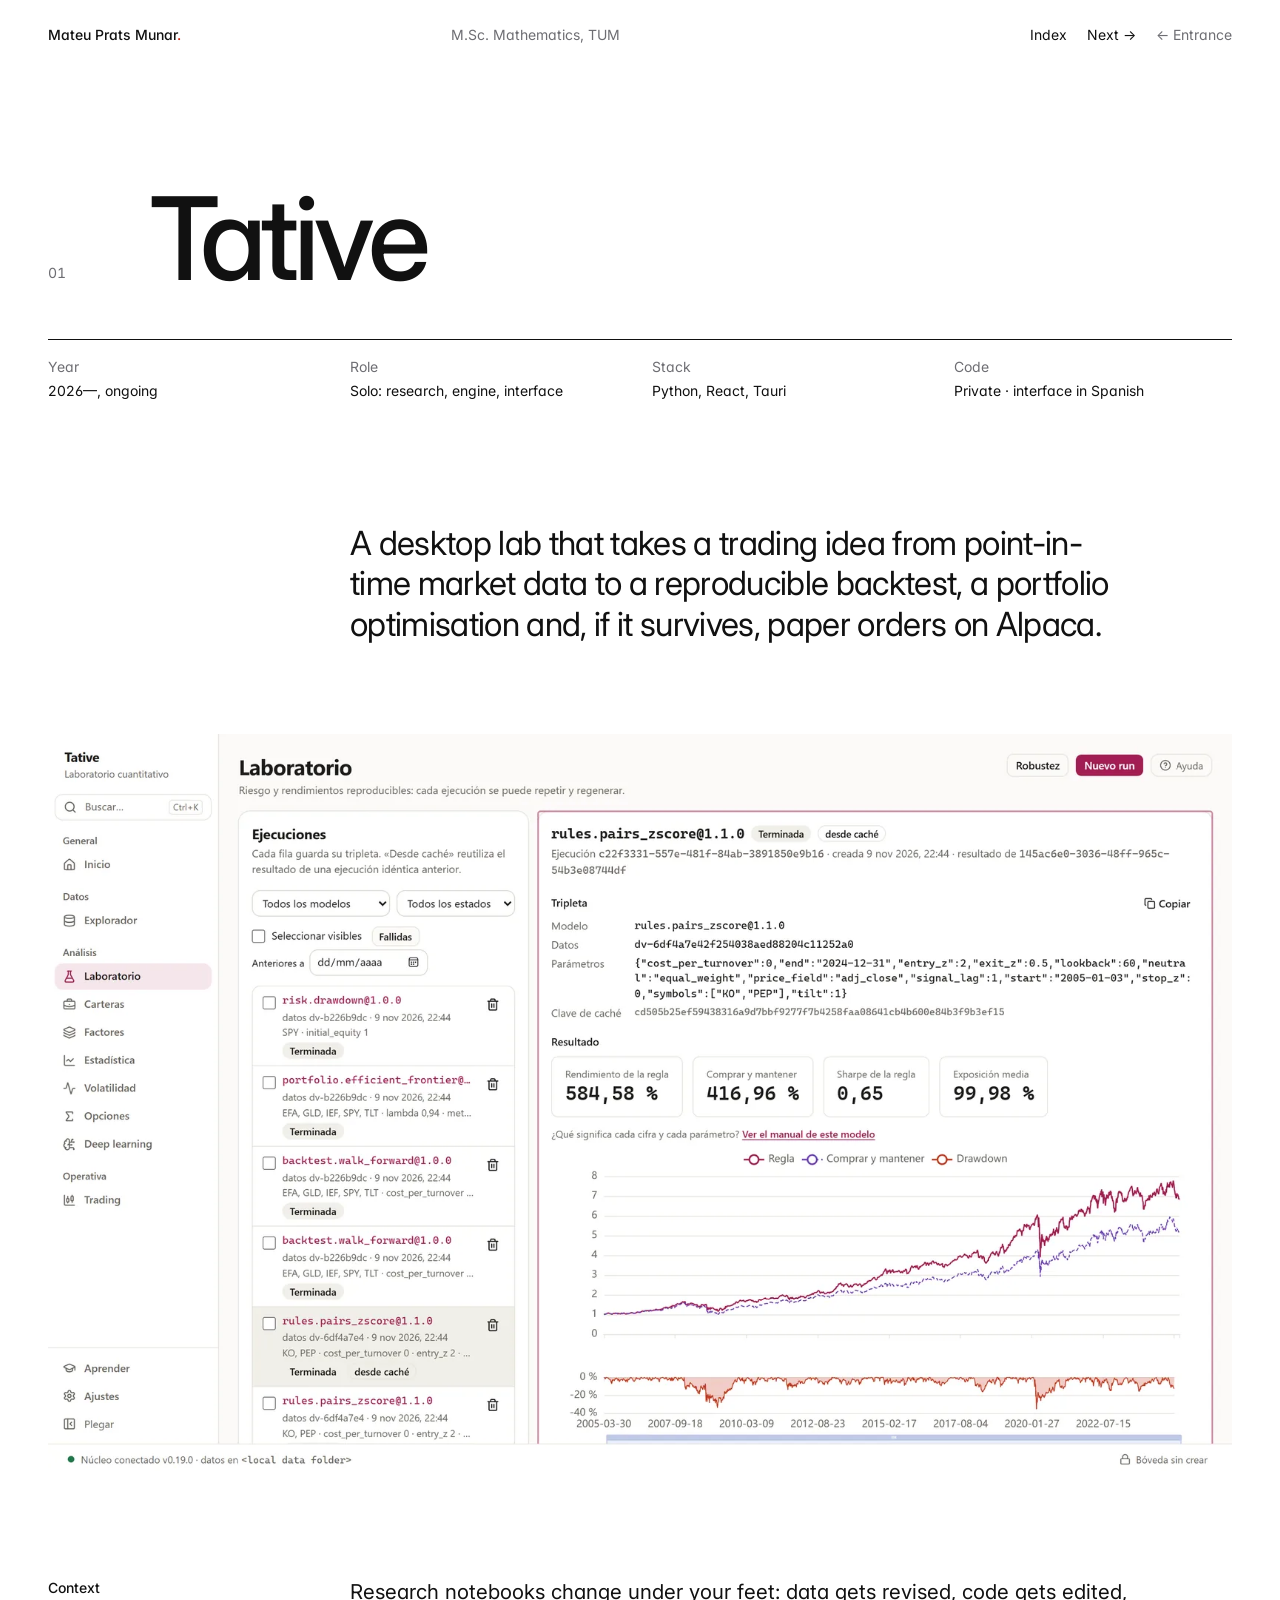
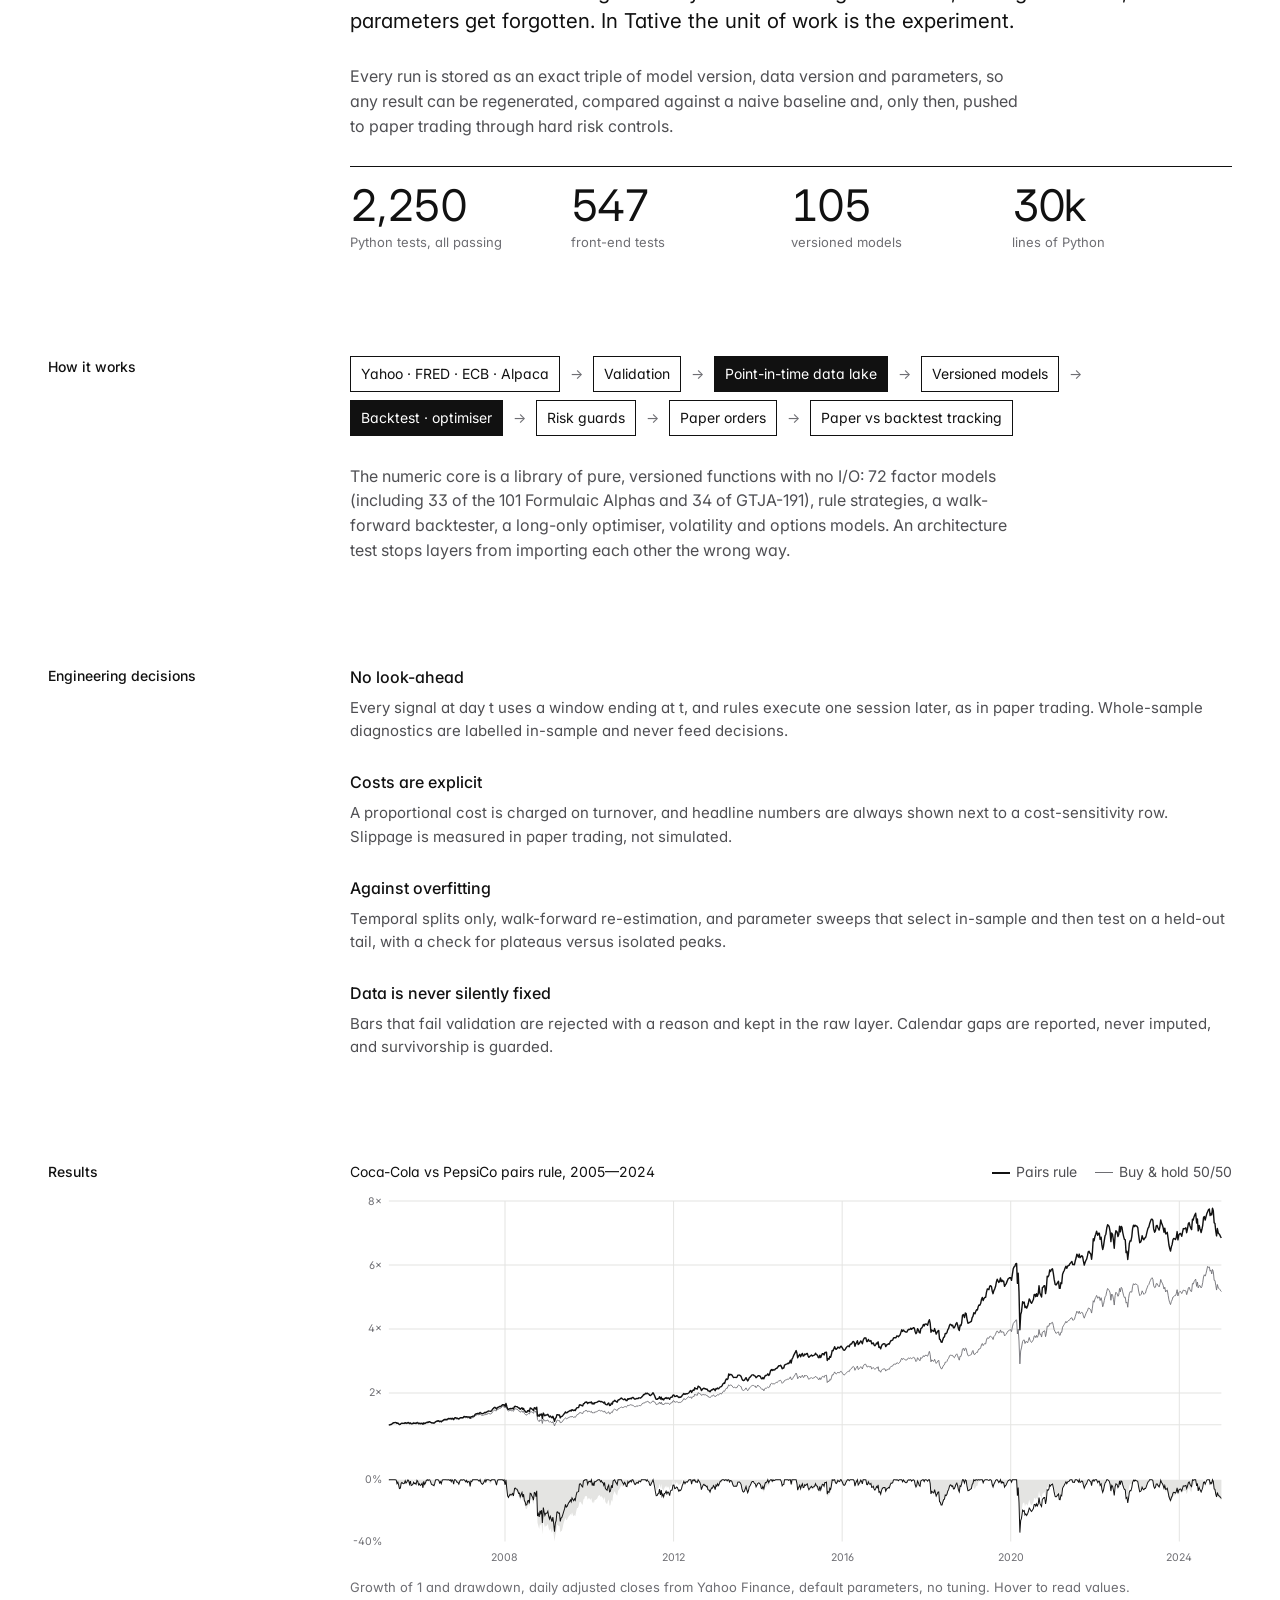
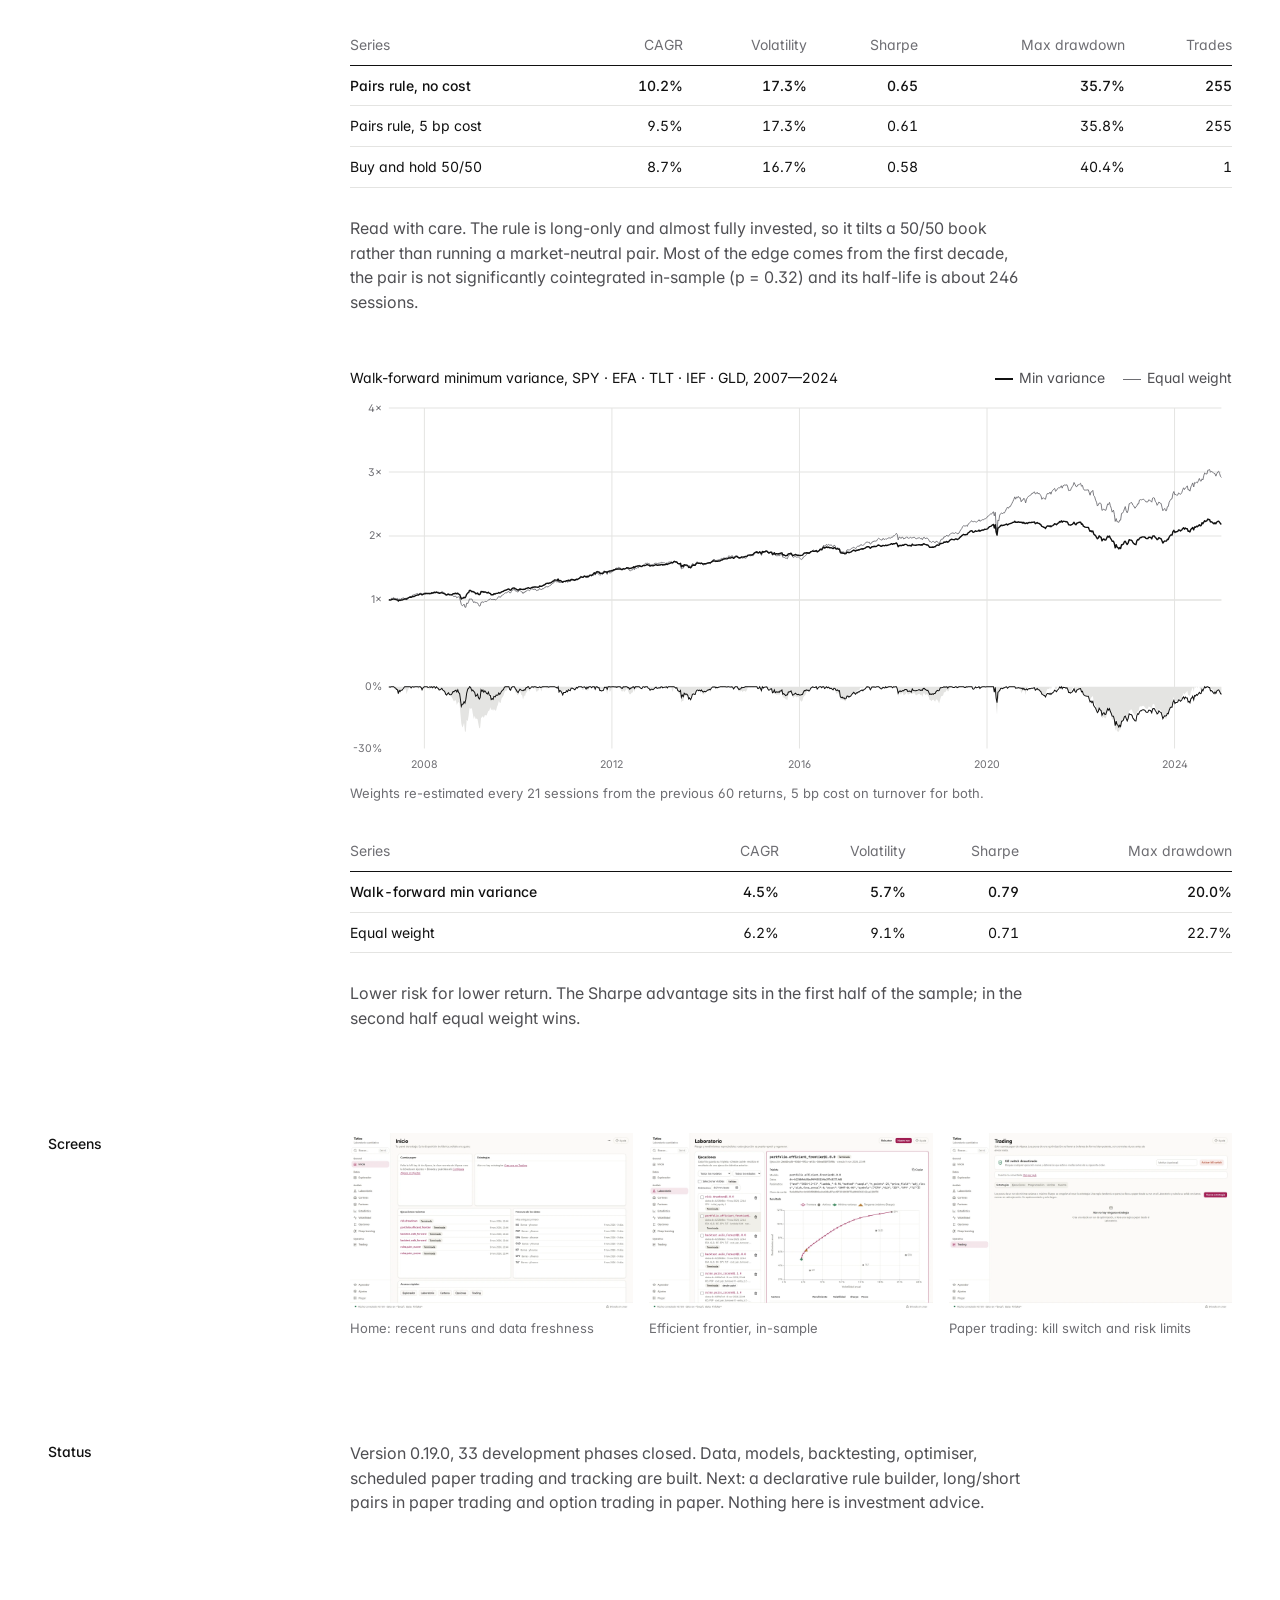
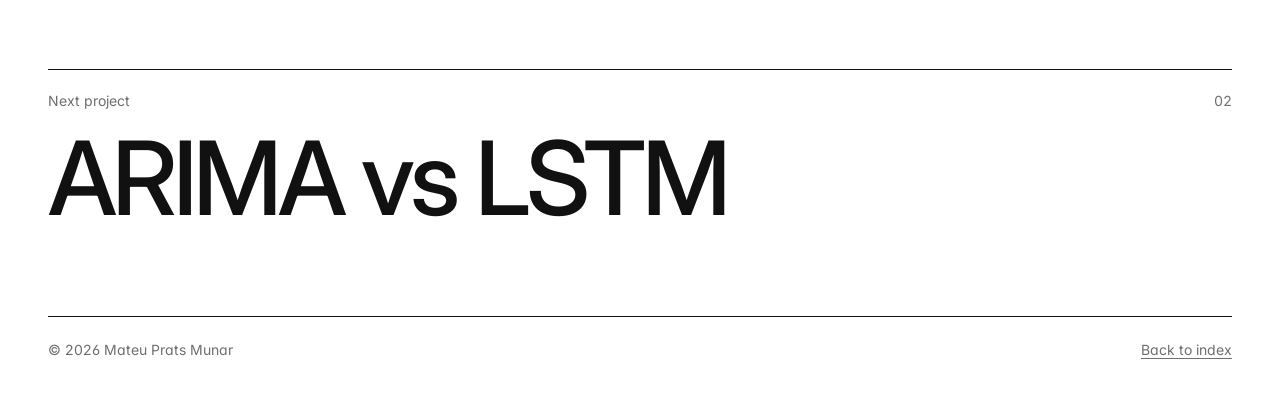
<file: academic/tative.html>
<!doctype html>
<html lang="en">
<head>
<meta charset="utf-8">
<meta name="viewport" content="width=device-width, initial-scale=1, viewport-fit=cover">
<link rel="icon" href="../favicon.ico" sizes="32x32">
<link rel="icon" href="../favicon.svg" type="image/svg+xml">
<link rel="apple-touch-icon" href="../apple-touch-icon.png">
<title>Tative · Mateu Prats Munar</title>
<meta name="description" content="A desktop quantitative research lab: from point-in-time market data to a reproducible backtest, a portfolio optimisation and paper orders on Alpaca.">
<meta property="og:title" content="Tative · Mateu Prats Munar">
<meta property="og:description" content="A desktop quantitative research lab: from point-in-time market data to a reproducible backtest, a portfolio optimisation and paper orders on Alpaca.">
<meta property="og:type" content="website">
<meta property="og:url" content="https://brouprats.github.io/academic/tative.html">
<meta property="og:image" content="https://brouprats.github.io/academic/assets/img/og-tative.jpg">
<meta name="twitter:card" content="summary_large_image">
<link rel="preconnect" href="https://fonts.googleapis.com">
<link rel="preconnect" href="https://fonts.gstatic.com" crossorigin>
<link rel="stylesheet" href="https://fonts.googleapis.com/css2?family=Inter:wght@400;500&display=swap">
<link rel="stylesheet" href="assets/style.css">
</head>
<body>
<div class="wrap">
  <header class="site">
    <a class="name" href="index.html">Mateu Prats Munar<span class="dot">.</span></a>
    <span class="role">M.Sc. Mathematics, TUM</span>
    <nav aria-label="Project"><a href="index.html#work">Index</a><a href="thesis.html">Next →</a><a class="quiet" href="../">← Entrance</a></nav>
  </header>

  <main>
    <section class="p-head grid">
      <span class="p-num num">01</span>
      <h1 class="p-title" style="view-transition-name: t-tative">Tative</h1>
      <dl class="p-meta">
        <div><dt>Year</dt><dd>2026—, ongoing</dd></div>
        <div><dt>Role</dt><dd>Solo: research, engine, interface</dd></div>
        <div><dt>Stack</dt><dd>Python, React, Tauri</dd></div>
        <div><dt>Code</dt><dd>Private · interface in Spanish</dd></div>
      </dl>
    </section>

    <section class="statement grid">
      <p>A desktop lab that takes a trading idea from point-in-time market data to a reproducible backtest, a portfolio optimisation and, if it survives, paper orders on Alpaca.</p>
    </section>

    <figure class="hero reveal-clip">
      <img src="assets/img/tative-lab.webp" width="1600" height="1000" alt="Tative laboratory screen showing a KO and PEP pairs run with its model, data version, parameters, equity curve and drawdown">
    </figure>

    <section class="sec grid rv">
      <h2>Context</h2>
      <div class="body">
        <p class="lead">Research notebooks change under your feet: data gets revised, code gets edited, parameters get forgotten. In Tative the unit of work is the experiment.</p>
        <p class="txt">Every run is stored as an exact triple of model version, data version and parameters, so any result can be regenerated, compared against a naive baseline and, only then, pushed to paper trading through hard risk controls.</p>
        <div class="facts">
          <div><b>2,250</b><span>Python tests, all passing</span></div>
          <div><b>547</b><span>front-end tests</span></div>
          <div><b>105</b><span>versioned models</span></div>
          <div><b>30k</b><span>lines of Python</span></div>
        </div>
      </div>
    </section>

    <section class="sec grid rv">
      <h2>How it works</h2>
      <div class="body">
        <ol class="flow">
          <li><span>Yahoo · FRED · ECB · Alpaca</span></li>
          <li><span>Validation</span></li>
          <li class="k"><span>Point-in-time data lake</span></li>
          <li><span>Versioned models</span></li>
          <li class="k"><span>Backtest · optimiser</span></li>
          <li><span>Risk guards</span></li>
          <li><span>Paper orders</span></li>
          <li><span>Paper vs backtest tracking</span></li>
        </ol>
        <p class="txt">The numeric core is a library of pure, versioned functions with no I/O: 72 factor models (including 33 of the 101 Formulaic Alphas and 34 of GTJA-191), rule strategies, a walk-forward backtester, a long-only optimiser, volatility and options models. An architecture test stops layers from importing each other the wrong way.</p>
      </div>
    </section>

    <section class="sec grid rv">
      <h2>Engineering decisions</h2>
      <div class="body pairs">
        <div><h3>No look-ahead</h3><p>Every signal at day t uses a window ending at t, and rules execute one session later, as in paper trading. Whole-sample diagnostics are labelled in-sample and never feed decisions.</p></div>
        <div><h3>Costs are explicit</h3><p>A proportional cost is charged on turnover, and headline numbers are always shown next to a cost-sensitivity row. Slippage is measured in paper trading, not simulated.</p></div>
        <div><h3>Against overfitting</h3><p>Temporal splits only, walk-forward re-estimation, and parameter sweeps that select in-sample and then test on a held-out tail, with a check for plateaus versus isolated peaks.</p></div>
        <div><h3>Data is never silently fixed</h3><p>Bars that fail validation are rejected with a reason and kept in the raw layer. Calendar gaps are reported, never imputed, and survivorship is guarded.</p></div>
      </div>
    </section>

    <section class="sec grid rv">
      <h2>Results</h2>
      <div class="body">
        <figure class="chart">
          <div class="chart-head"><span>Coca-Cola vs PepsiCo pairs rule, 2005—2024</span><span class="legend"><span><i></i>Pairs rule</span><span><i class="b"></i>Buy &amp; hold 50/50</span></span></div>
          <div class="chart-box" data-chart="assets/data/ko_pep.json"></div>
          <figcaption>Growth of 1 and drawdown, daily adjusted closes from Yahoo Finance, default parameters, no tuning. Hover to read values.</figcaption>
        </figure>
        <div class="tbl-wrap">
          <table class="m">
            <thead><tr><th>Series</th><th>CAGR</th><th>Volatility</th><th>Sharpe</th><th>Max drawdown</th><th>Trades</th></tr></thead>
            <tbody>
              <tr class="hl"><td>Pairs rule, no cost</td><td>10.2%</td><td>17.3%</td><td>0.65</td><td>35.7%</td><td>255</td></tr>
              <tr><td>Pairs rule, 5 bp cost</td><td>9.5%</td><td>17.3%</td><td>0.61</td><td>35.8%</td><td>255</td></tr>
              <tr><td>Buy and hold 50/50</td><td>8.7%</td><td>16.7%</td><td>0.58</td><td>40.4%</td><td>1</td></tr>
            </tbody>
          </table>
        </div>
        <p class="txt">Read with care. The rule is long-only and almost fully invested, so it tilts a 50/50 book rather than running a market-neutral pair. Most of the edge comes from the first decade, the pair is not significantly cointegrated in-sample (p = 0.32) and its half-life is about 246 sessions.</p>

        <figure class="chart" style="margin-top: 24px;">
          <div class="chart-head"><span>Walk-forward minimum variance, SPY · EFA · TLT · IEF · GLD, 2007—2024</span><span class="legend"><span><i></i>Min variance</span><span><i class="b"></i>Equal weight</span></span></div>
          <div class="chart-box" data-chart="assets/data/min_var.json"></div>
          <figcaption>Weights re-estimated every 21 sessions from the previous 60 returns, 5 bp cost on turnover for both.</figcaption>
        </figure>
        <div class="tbl-wrap">
          <table class="m">
            <thead><tr><th>Series</th><th>CAGR</th><th>Volatility</th><th>Sharpe</th><th>Max drawdown</th></tr></thead>
            <tbody>
              <tr class="hl"><td>Walk-forward min variance</td><td>4.5%</td><td>5.7%</td><td>0.79</td><td>20.0%</td></tr>
              <tr><td>Equal weight</td><td>6.2%</td><td>9.1%</td><td>0.71</td><td>22.7%</td></tr>
            </tbody>
          </table>
        </div>
        <p class="txt">Lower risk for lower return. The Sharpe advantage sits in the first half of the sample; in the second half equal weight wins.</p>
      </div>
    </section>

    <section class="sec grid rv">
      <h2>Screens</h2>
      <div class="body">
        <div class="gallery">
          <figure><img src="assets/img/tative-home.webp" width="1600" height="1000" alt="Home dashboard with recent runs and data freshness" loading="lazy"><figcaption>Home: recent runs and data freshness</figcaption></figure>
          <figure><img src="assets/img/tative-frontier.webp" width="1600" height="1000" alt="Efficient frontier with minimum variance and tangency portfolios" loading="lazy"><figcaption>Efficient frontier, in-sample</figcaption></figure>
          <figure><img src="assets/img/tative-trading.webp" width="1600" height="1000" alt="Paper trading screen with kill switch and risk strip" loading="lazy"><figcaption>Paper trading: kill switch and risk limits</figcaption></figure>
        </div>
      </div>
    </section>

    <section class="sec grid rv">
      <h2>Status</h2>
      <div class="body">
        <p class="txt">Version 0.19.0, 33 development phases closed. Data, models, backtesting, optimiser, scheduled paper trading and tracking are built. Next: a declarative rule builder, long/short pairs in paper trading and option trading in paper. Nothing here is investment advice.</p>
      </div>
    </section>

    <a class="next" href="thesis.html">
      <span class="k"><span>Next project</span><span class="num">02</span></span>
      <span class="t" style="view-transition-name: t-thesis">ARIMA vs LSTM</span>
    </a>
  </main>

  <footer class="foot"><span>© 2026 Mateu Prats Munar</span><a href="index.html">Back to index</a></footer>
</div>
<script src="assets/site.js"></script>
</body>
</html>
</file>
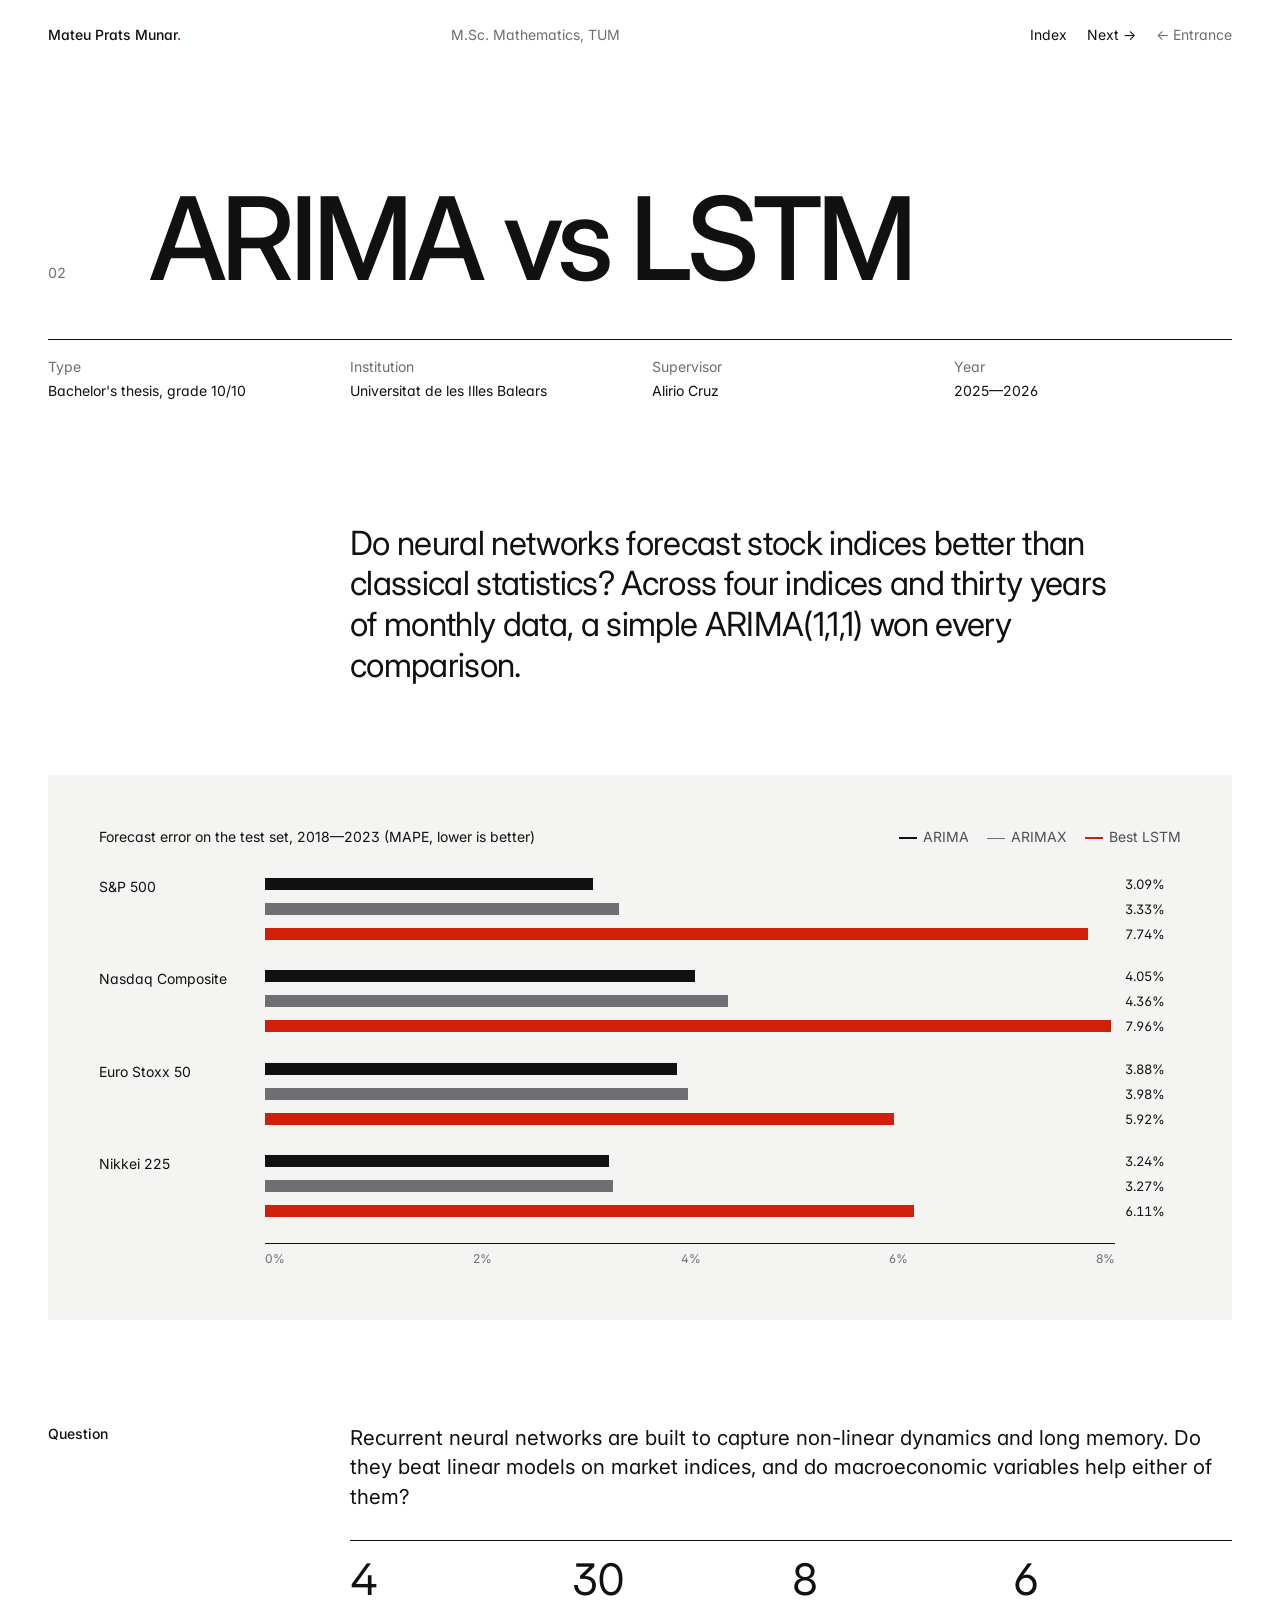
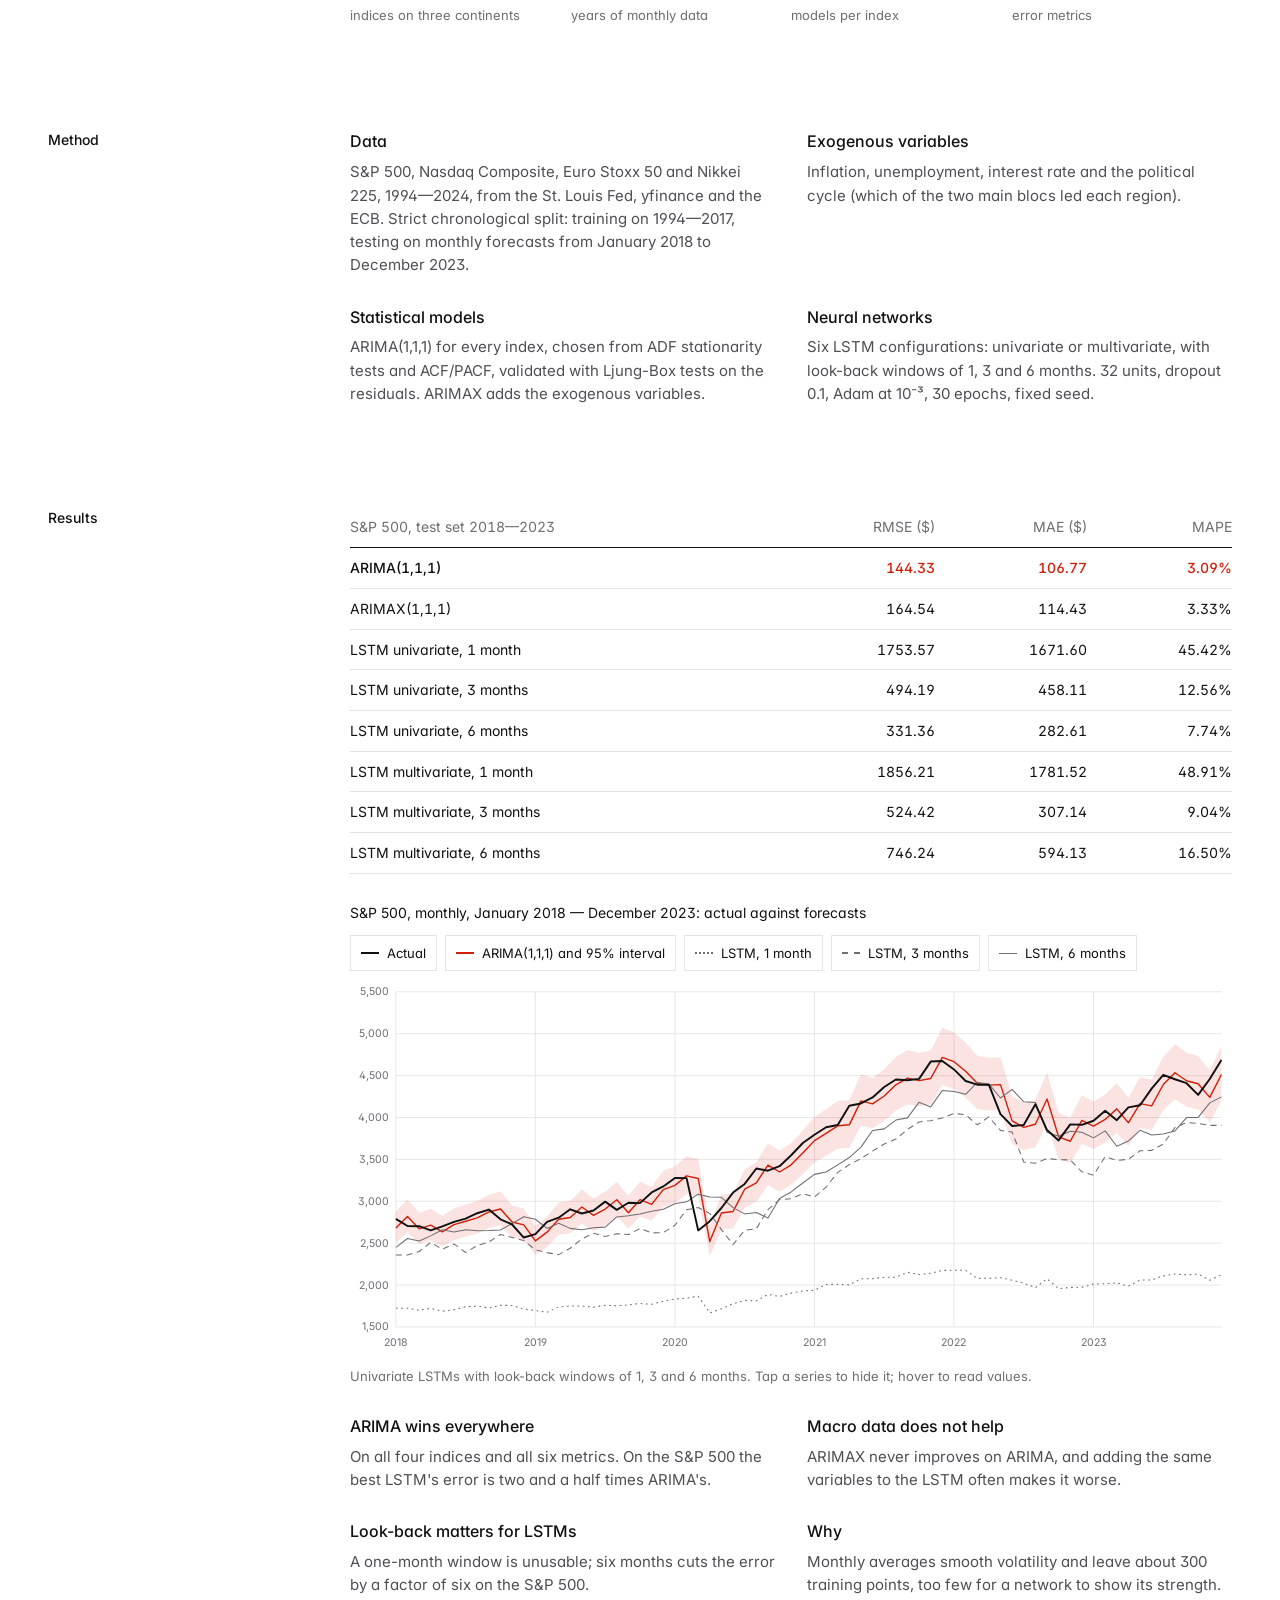
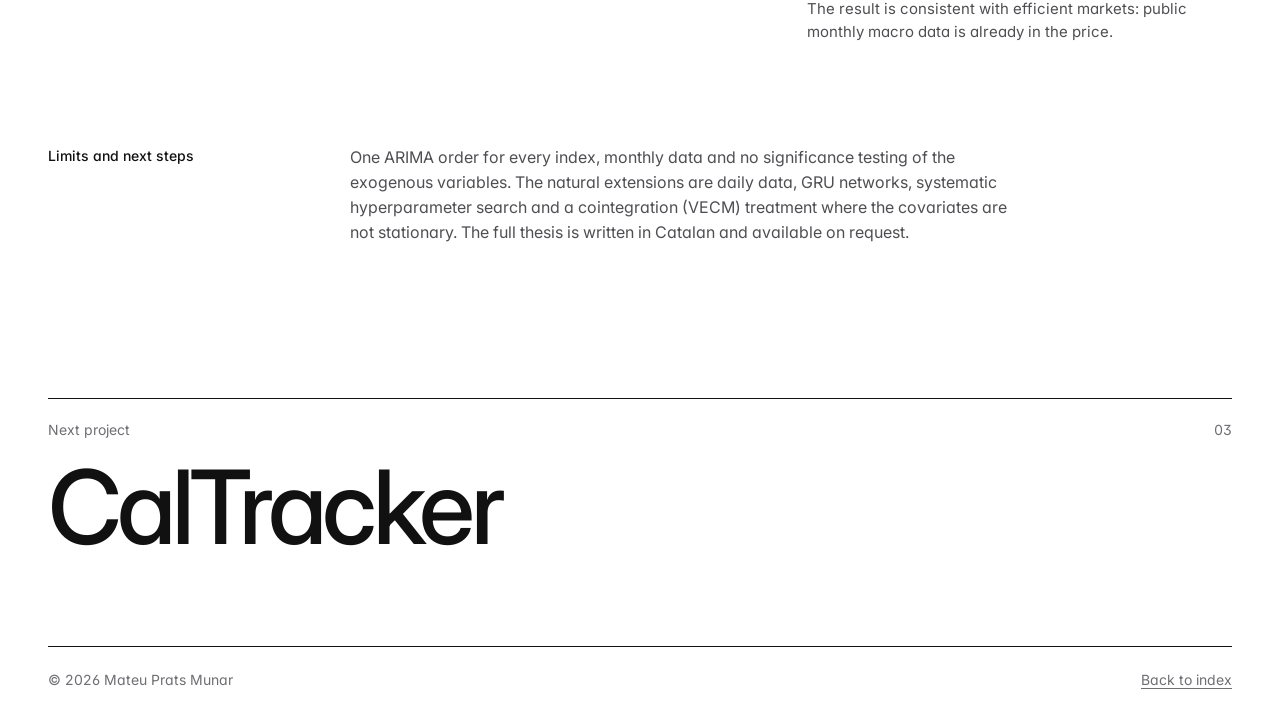
<file: academic/thesis.html>
<!doctype html>
<html lang="en">
<head>
<meta charset="utf-8">
<meta name="viewport" content="width=device-width, initial-scale=1, viewport-fit=cover">
<link rel="icon" href="../favicon.ico" sizes="32x32">
<link rel="icon" href="../favicon.svg" type="image/svg+xml">
<link rel="apple-touch-icon" href="../apple-touch-icon.png">
<title>ARIMA vs LSTM · Mateu Prats Munar</title>
<meta name="description" content="Do neural networks forecast stock indices better than classical statistics? Over four indices and 30 years of monthly data, ARIMA(1,1,1) won every comparison.">
<meta property="og:title" content="ARIMA vs LSTM · Mateu Prats Munar">
<meta property="og:description" content="Do neural networks forecast stock indices better than classical statistics? Over four indices and 30 years of monthly data, ARIMA(1,1,1) won every comparison.">
<meta property="og:type" content="website">
<meta property="og:url" content="https://brouprats.github.io/academic/thesis.html">
<meta property="og:image" content="https://brouprats.github.io/academic/assets/img/og-thesis.png">
<meta name="twitter:card" content="summary_large_image">
<link rel="preconnect" href="https://fonts.googleapis.com">
<link rel="preconnect" href="https://fonts.gstatic.com" crossorigin>
<link rel="stylesheet" href="https://fonts.googleapis.com/css2?family=Inter:wght@400;500&display=swap">
<link rel="stylesheet" href="assets/style.css">
</head>
<body>
<div class="wrap">
  <header class="site">
    <a class="name" href="index.html">Mateu Prats Munar<span class="dot">.</span></a>
    <span class="role">M.Sc. Mathematics, TUM</span>
    <nav aria-label="Project"><a href="index.html#work">Index</a><a href="caltracker.html">Next →</a><a class="quiet" href="../">← Entrance</a></nav>
  </header>

  <main>
    <section class="p-head grid">
      <span class="p-num num">02</span>
      <h1 class="p-title" style="view-transition-name: t-thesis">ARIMA vs LSTM</h1>
      <dl class="p-meta">
        <div><dt>Type</dt><dd>Bachelor's thesis, grade 10/10</dd></div>
        <div><dt>Institution</dt><dd>Universitat de les Illes Balears</dd></div>
        <div><dt>Supervisor</dt><dd>Alirio Cruz</dd></div>
        <div><dt>Year</dt><dd>2025—2026</dd></div>
      </dl>
    </section>

    <section class="statement grid">
      <p>Do neural networks forecast stock indices better than classical statistics? Across four indices and thirty years of monthly data, a simple ARIMA(1,1,1) won every comparison.</p>
    </section>

    <section class="hero reveal-clip" style="padding: clamp(20px, 4vw, 56px); background: var(--surface);">
      <div class="bars" role="img" aria-label="Mean absolute percentage error on the January 2018 to December 2023 test forecasts, price scale. S&amp;P 500: ARIMA 3.09%, ARIMAX 3.33%, best LSTM 7.74%. Nasdaq Composite: 4.05%, 4.36%, 7.96%. Euro Stoxx 50: 3.88%, 3.98%, 5.92%. Nikkei 225: 3.24%, 3.27%, 6.11%.">
        <div class="chart-head" style="margin-bottom: 4px;"><span>Forecast error on the test set, 2018—2023 (MAPE, lower is better)</span><span class="legend"><span><i></i>ARIMA</span><span><i class="b"></i>ARIMAX</span><span><i style="border-color: var(--accent);"></i>Best LSTM</span></span></div>
        <div class="grp"><span>S&amp;P 500</span><div class="rows">
          <div class="r"><i style="--w: 38.6%"></i><span>3.09%</span></div>
          <div class="r x"><i style="--w: 41.6%"></i><span>3.33%</span></div>
          <div class="r l"><i style="--w: 96.8%"></i><span>7.74%</span></div></div></div>
        <div class="grp"><span>Nasdaq Composite</span><div class="rows">
          <div class="r"><i style="--w: 50.6%"></i><span>4.05%</span></div>
          <div class="r x"><i style="--w: 54.5%"></i><span>4.36%</span></div>
          <div class="r l"><i style="--w: 99.5%"></i><span>7.96%</span></div></div></div>
        <div class="grp"><span>Euro Stoxx 50</span><div class="rows">
          <div class="r"><i style="--w: 48.5%"></i><span>3.88%</span></div>
          <div class="r x"><i style="--w: 49.8%"></i><span>3.98%</span></div>
          <div class="r l"><i style="--w: 74%"></i><span>5.92%</span></div></div></div>
        <div class="grp"><span>Nikkei 225</span><div class="rows">
          <div class="r"><i style="--w: 40.5%"></i><span>3.24%</span></div>
          <div class="r x"><i style="--w: 40.9%"></i><span>3.27%</span></div>
          <div class="r l"><i style="--w: 76.4%"></i><span>6.11%</span></div></div></div>
        <div class="scale"><span></span><div><span>0%</span><span>2%</span><span>4%</span><span>6%</span><span>8%</span></div></div>
      </div>
    </section>

    <section class="sec grid rv">
      <h2>Question</h2>
      <div class="body">
        <p class="lead">Recurrent neural networks are built to capture non-linear dynamics and long memory. Do they beat linear models on market indices, and do macroeconomic variables help either of them?</p>
        <div class="facts">
          <div><b>4</b><span>indices on three continents</span></div>
          <div><b>30</b><span>years of monthly data</span></div>
          <div><b>8</b><span>models per index</span></div>
          <div><b>6</b><span>error metrics</span></div>
        </div>
      </div>
    </section>

    <section class="sec grid rv">
      <h2>Method</h2>
      <div class="body">
        <div class="pairs">
          <div><h3>Data</h3><p>S&amp;P 500, Nasdaq Composite, Euro Stoxx 50 and Nikkei 225, 1994—2024, from the St. Louis Fed, yfinance and the ECB. Strict chronological split: training on 1994—2017, testing on monthly forecasts from January 2018 to December 2023.</p></div>
          <div><h3>Exogenous variables</h3><p>Inflation, unemployment, interest rate and the political cycle (which of the two main blocs led each region).</p></div>
          <div><h3>Statistical models</h3><p>ARIMA(1,1,1) for every index, chosen from ADF stationarity tests and ACF/PACF, validated with Ljung-Box tests on the residuals. ARIMAX adds the exogenous variables.</p></div>
          <div><h3>Neural networks</h3><p>Six LSTM configurations: univariate or multivariate, with look-back windows of 1, 3 and 6 months. 32 units, dropout 0.1, Adam at 10⁻³, 30 epochs, fixed seed.</p></div>
        </div>
      </div>
    </section>

    <section class="sec grid rv">
      <h2>Results</h2>
      <div class="body">
        <div class="tbl-wrap">
          <table class="m">
            <thead><tr><th>S&amp;P 500, test set 2018—2023</th><th>RMSE ($)</th><th>MAE ($)</th><th>MAPE</th></tr></thead>
            <tbody>
              <tr class="hl"><td>ARIMA(1,1,1)</td><td class="best">144.33</td><td class="best">106.77</td><td class="best">3.09%</td></tr>
              <tr><td>ARIMAX(1,1,1)</td><td>164.54</td><td>114.43</td><td>3.33%</td></tr>
              <tr><td>LSTM univariate, 1 month</td><td>1753.57</td><td>1671.60</td><td>45.42%</td></tr>
              <tr><td>LSTM univariate, 3 months</td><td>494.19</td><td>458.11</td><td>12.56%</td></tr>
              <tr><td>LSTM univariate, 6 months</td><td>331.36</td><td>282.61</td><td>7.74%</td></tr>
              <tr><td>LSTM multivariate, 1 month</td><td>1856.21</td><td>1781.52</td><td>48.91%</td></tr>
              <tr><td>LSTM multivariate, 3 months</td><td>524.42</td><td>307.14</td><td>9.04%</td></tr>
              <tr><td>LSTM multivariate, 6 months</td><td>746.24</td><td>594.13</td><td>16.50%</td></tr>
            </tbody>
          </table>
        </div>
        <figure class="chart">
          <div class="chart-head"><span>S&amp;P 500, monthly, January 2018 — December 2023: actual against forecasts</span></div>
          <div class="toggles" data-legend-for="fc-sp500">
            <button type="button" data-k="actual" aria-pressed="true"><i></i>Actual</button>
            <button type="button" data-k="arima" aria-pressed="true"><i class="a"></i>ARIMA(1,1,1) and 95% interval</button>
            <button type="button" data-k="lstm_uni_1" aria-pressed="true"><i class="l1"></i>LSTM, 1 month</button>
            <button type="button" data-k="lstm_uni_3" aria-pressed="true"><i class="l3"></i>LSTM, 3 months</button>
            <button type="button" data-k="lstm_uni_6" aria-pressed="true"><i class="l6"></i>LSTM, 6 months</button>
          </div>
          <div class="chart-box" id="fc-sp500" data-forecast="assets/data/sp500_forecast.json"></div>
          <figcaption>Univariate LSTMs with look-back windows of 1, 3 and 6 months. Tap a series to hide it; hover to read values.</figcaption>
        </figure>
        <div class="pairs">
          <div><h3>ARIMA wins everywhere</h3><p>On all four indices and all six metrics. On the S&amp;P 500 the best LSTM's error is two and a half times ARIMA's.</p></div>
          <div><h3>Macro data does not help</h3><p>ARIMAX never improves on ARIMA, and adding the same variables to the LSTM often makes it worse.</p></div>
          <div><h3>Look-back matters for LSTMs</h3><p>A one-month window is unusable; six months cuts the error by a factor of six on the S&amp;P 500.</p></div>
          <div><h3>Why</h3><p>Monthly averages smooth volatility and leave about 300 training points, too few for a network to show its strength. The result is consistent with efficient markets: public monthly macro data is already in the price.</p></div>
        </div>
      </div>
    </section>

    <section class="sec grid rv">
      <h2>Limits and next steps</h2>
      <div class="body">
        <p class="txt">One ARIMA order for every index, monthly data and no significance testing of the exogenous variables. The natural extensions are daily data, GRU networks, systematic hyperparameter search and a cointegration (VECM) treatment where the covariates are not stationary. The full thesis is written in Catalan and available on request.</p>
      </div>
    </section>

    <a class="next" href="caltracker.html">
      <span class="k"><span>Next project</span><span class="num">03</span></span>
      <span class="t" style="view-transition-name: t-cal">CalTracker</span>
    </a>
  </main>

  <footer class="foot"><span>© 2026 Mateu Prats Munar</span><a href="index.html">Back to index</a></footer>
</div>
<script src="assets/site.js"></script>
</body>
</html>
</file>
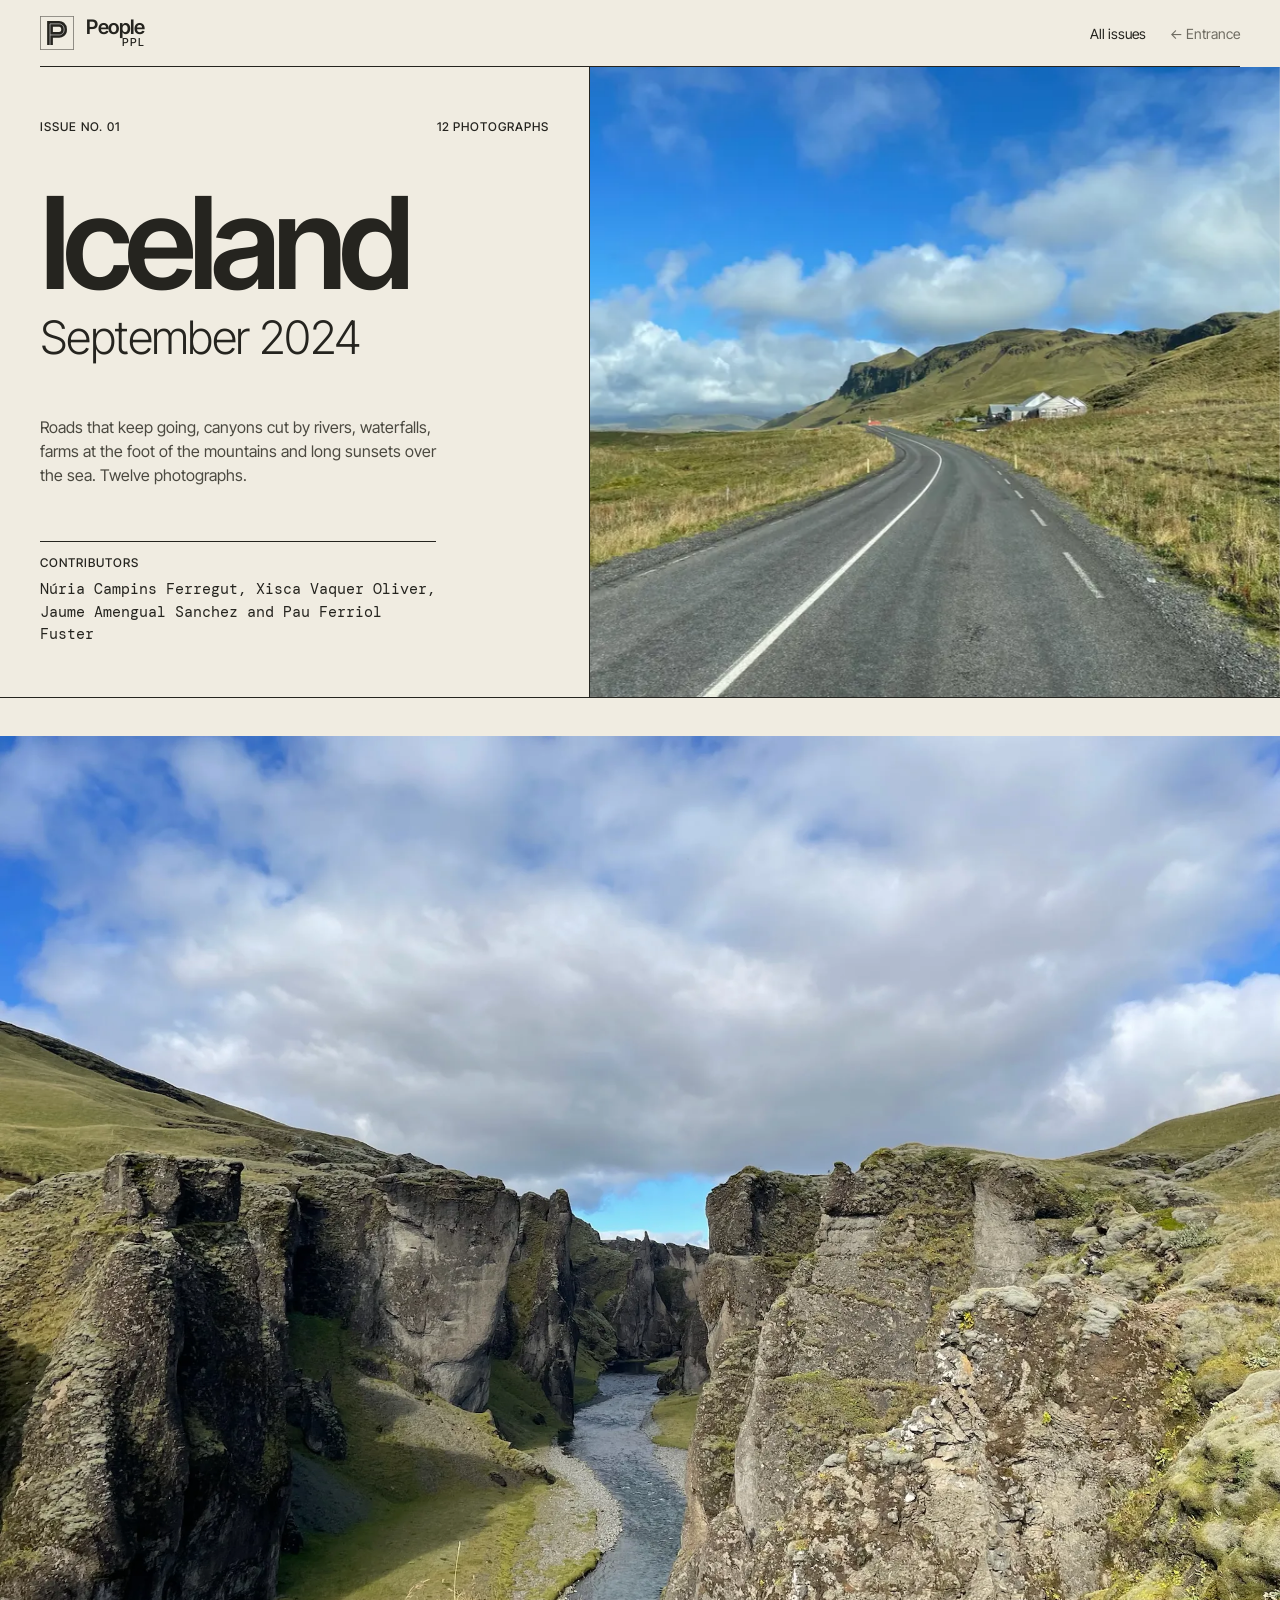
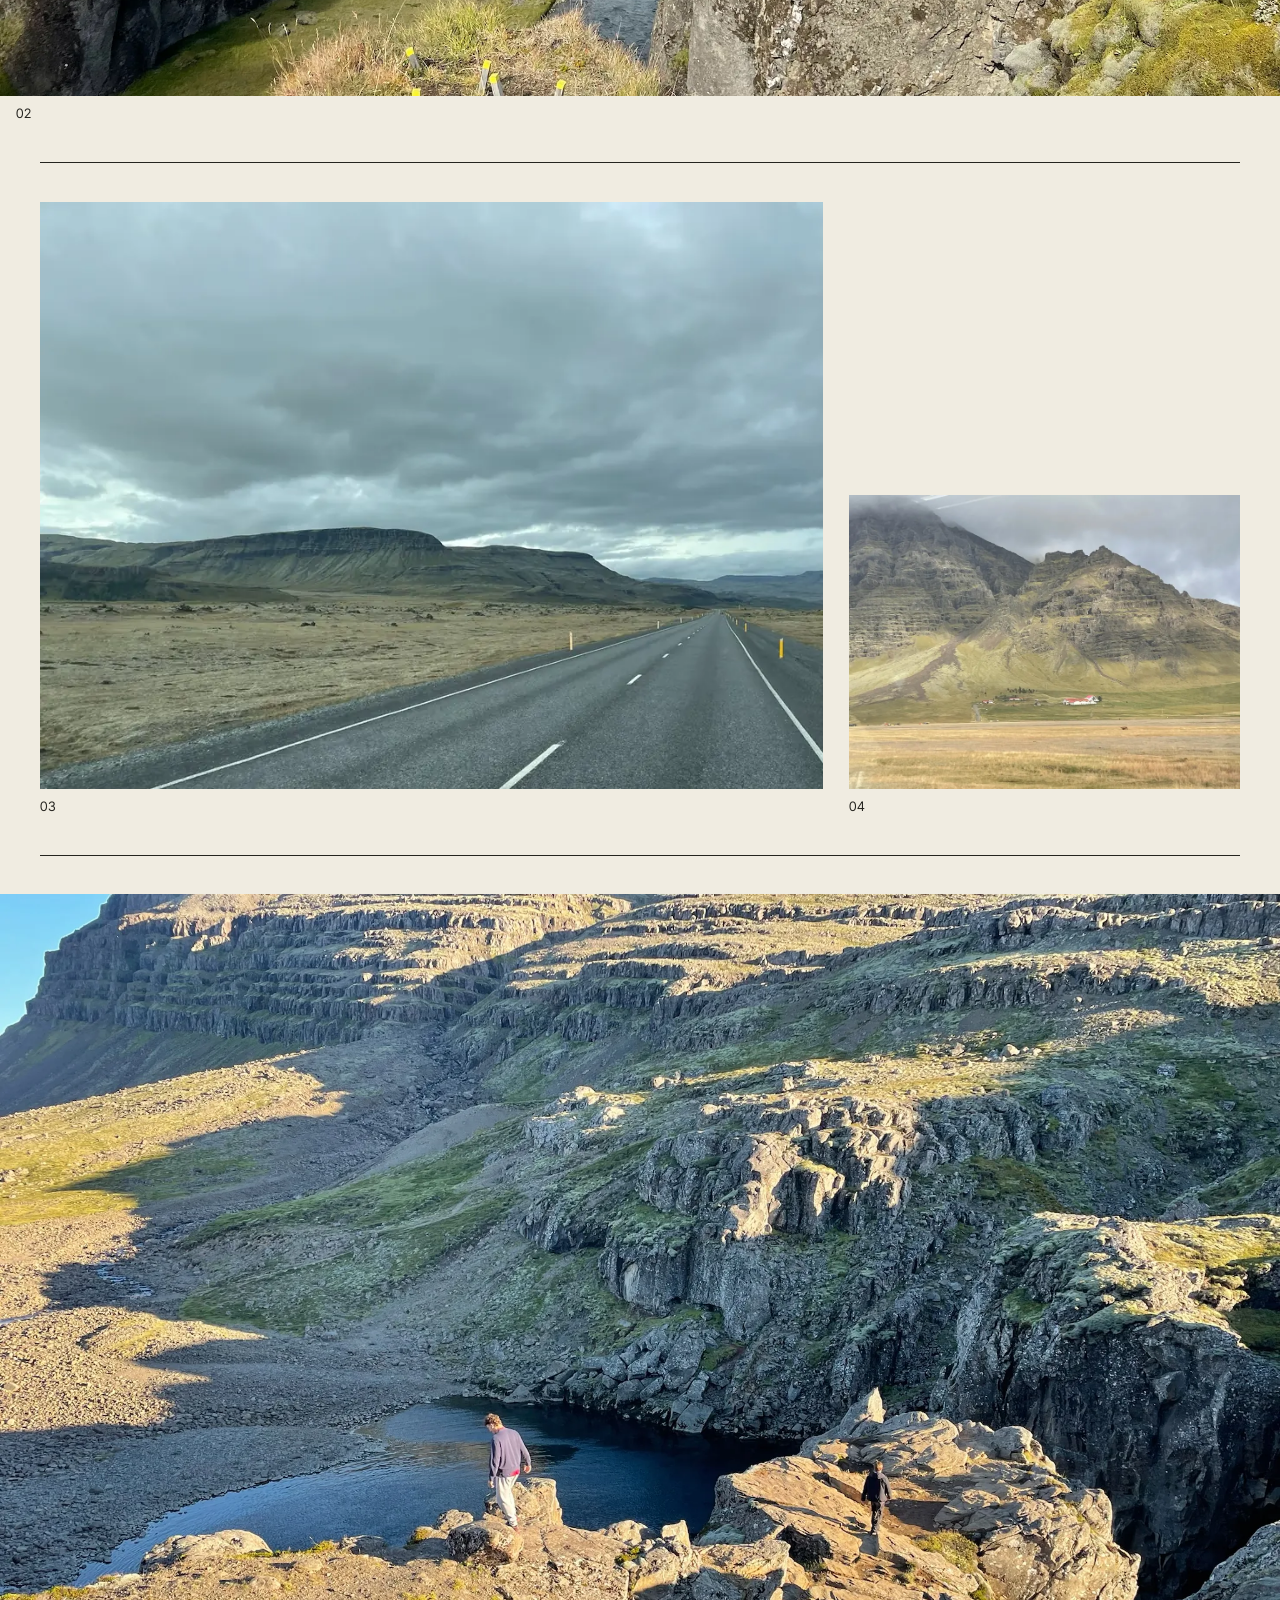
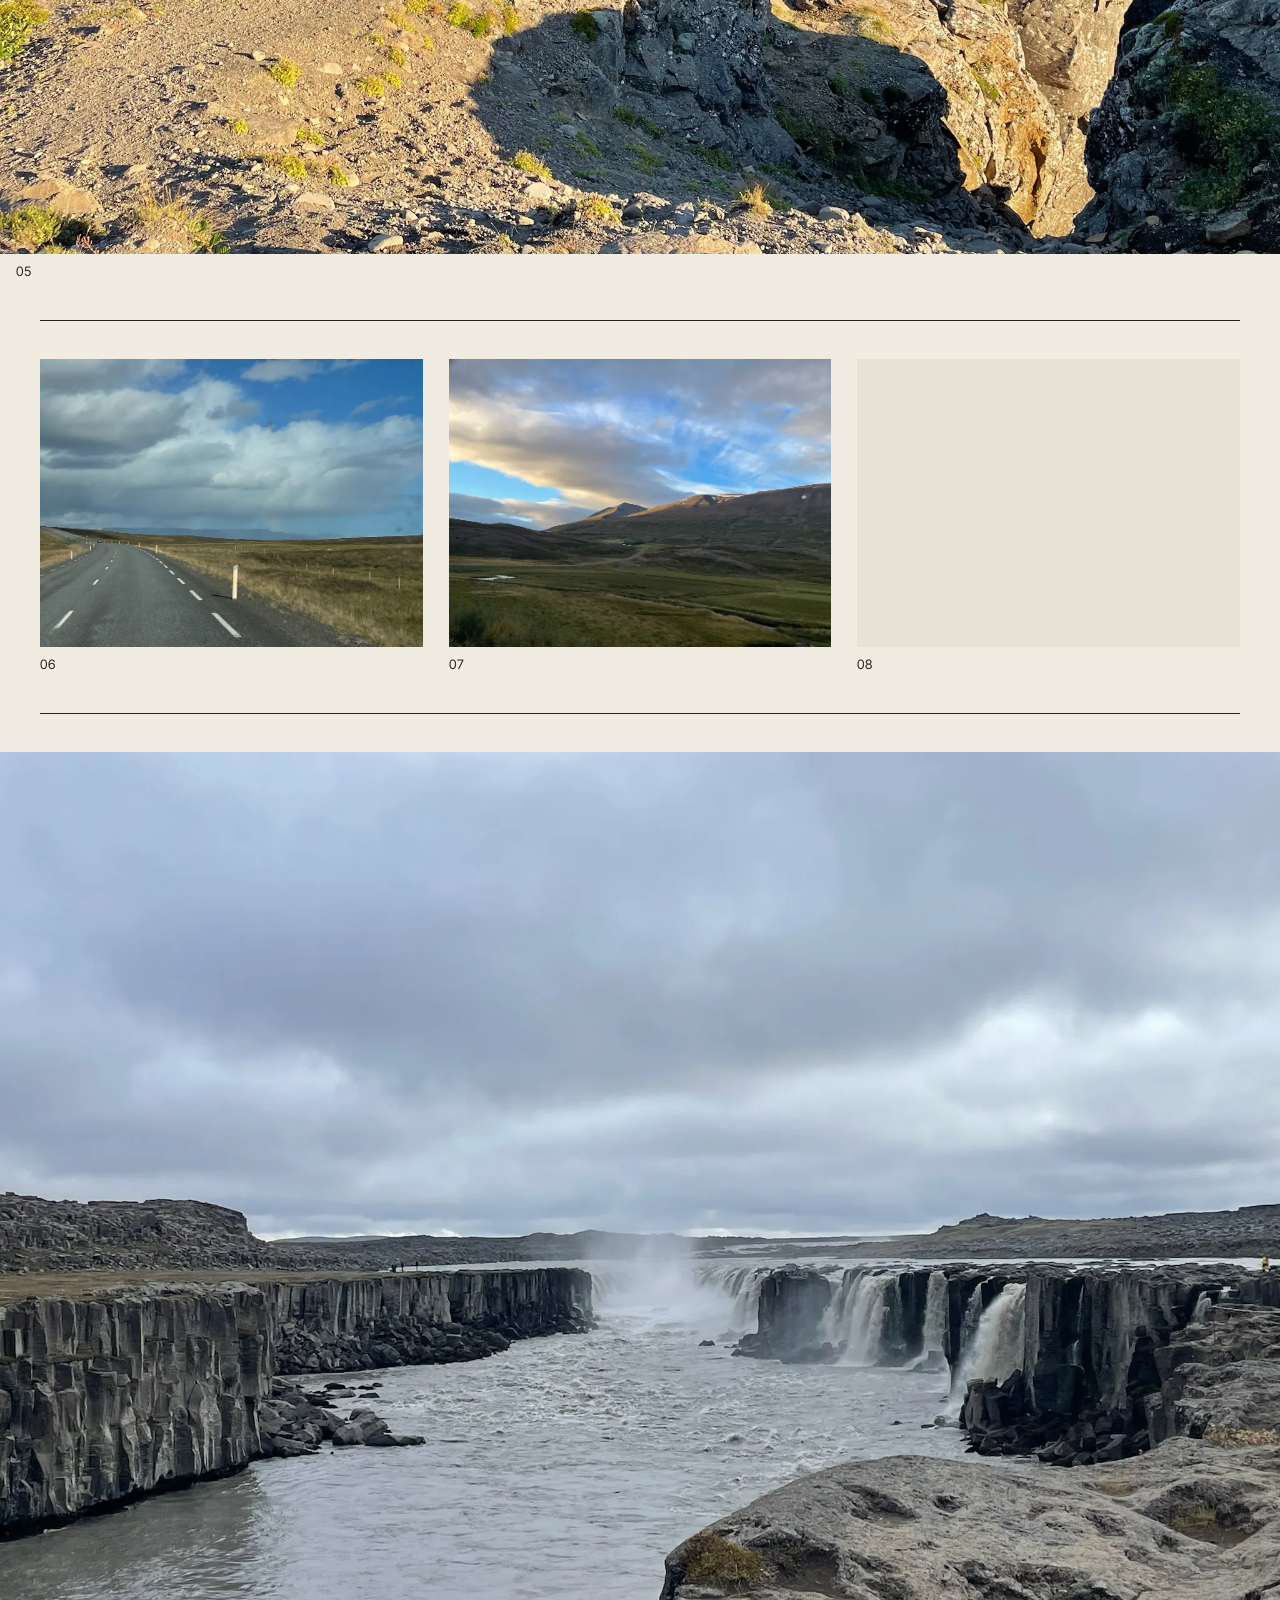
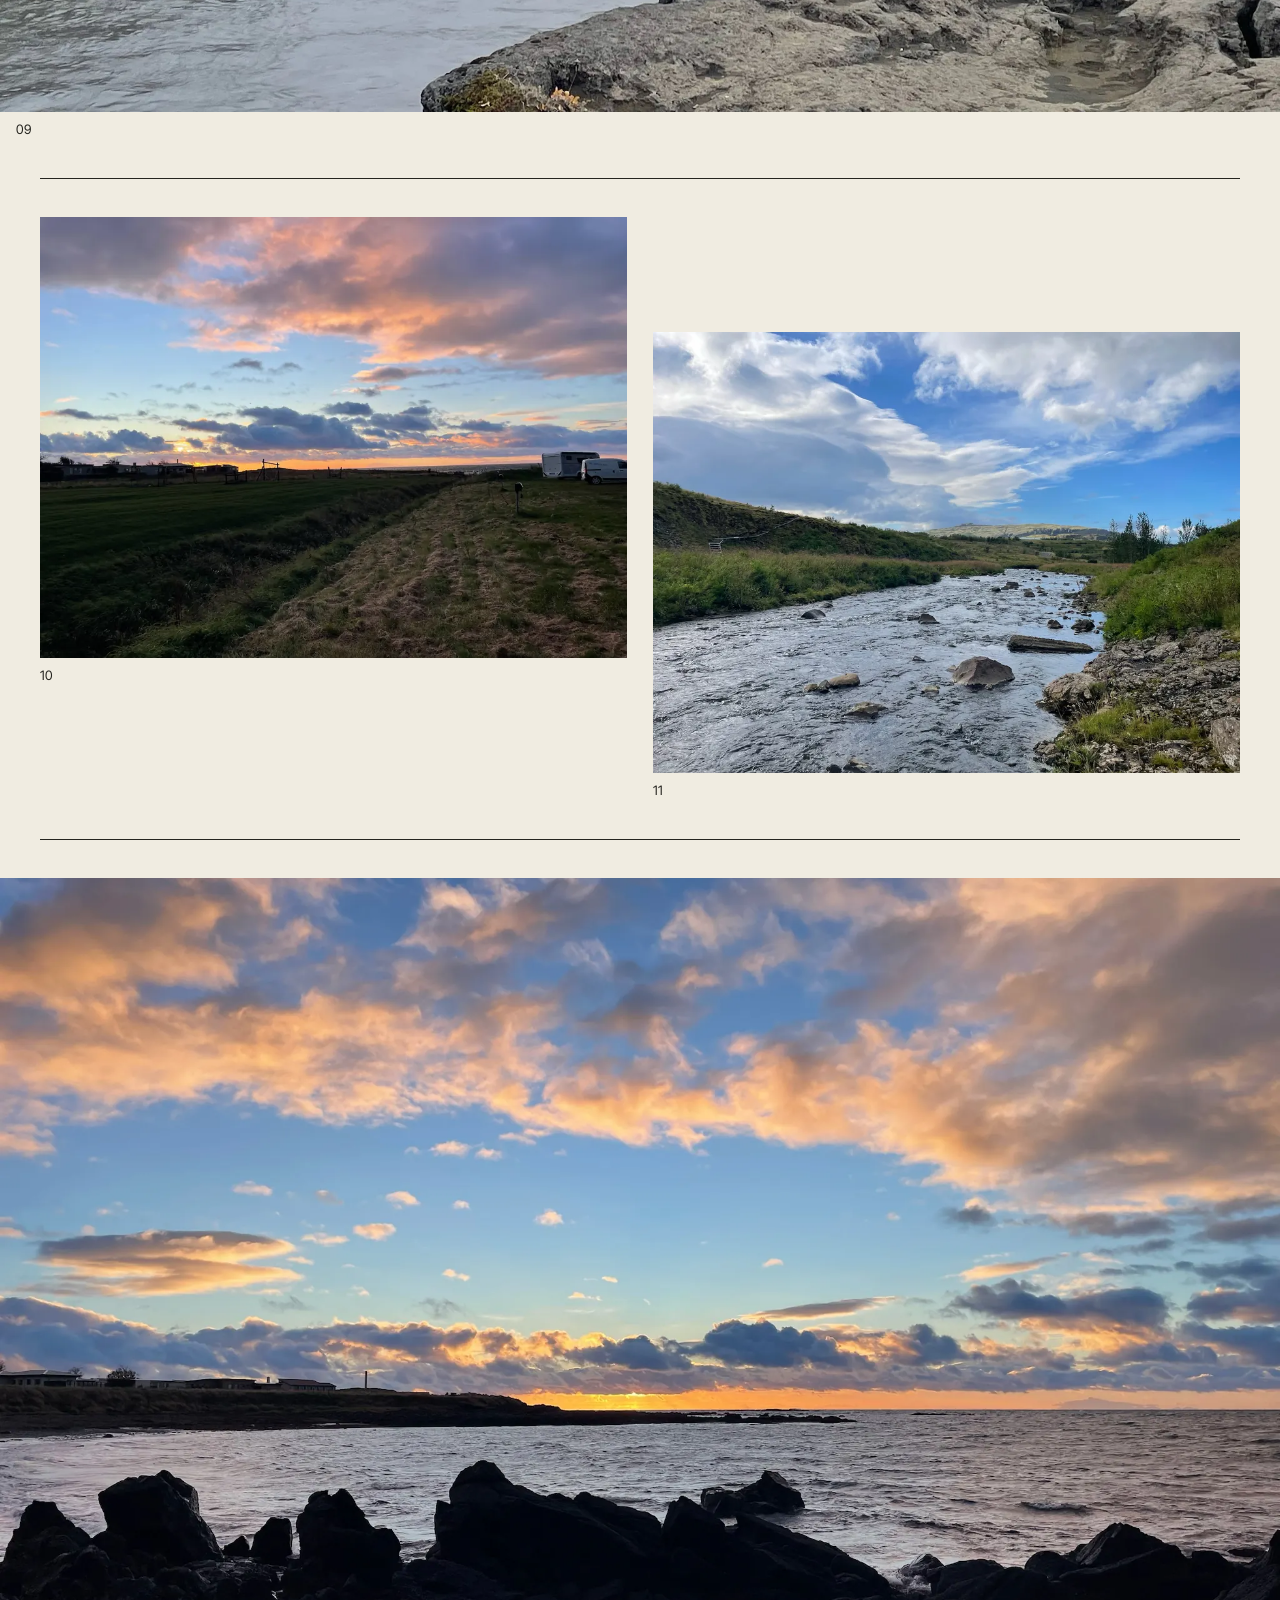
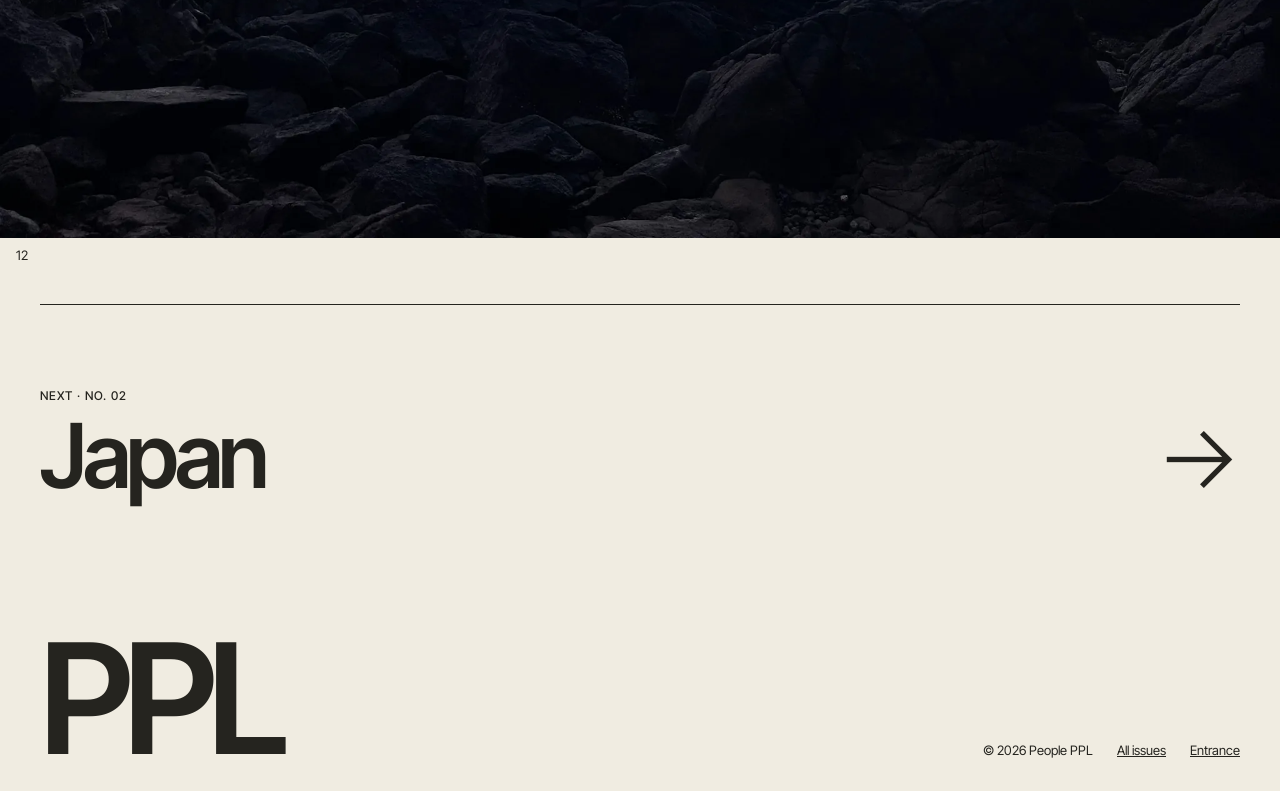
<file: ppl/iceland.html>
<!doctype html>
<html lang="en">
<head>
<meta charset="utf-8">
<meta name="viewport" content="width=device-width, initial-scale=1, viewport-fit=cover">
<link rel="icon" href="assets/favicon.ico" sizes="32x32">
<link rel="icon" href="assets/ppl-mark-cream.svg" type="image/svg+xml">
<link rel="apple-touch-icon" href="assets/apple-touch-icon.png">
<title>Iceland · People PPL</title>
<meta name="description" content="People PPL No. 01, Iceland, September 2024.">
<meta property="og:title" content="Iceland · People PPL">
<meta property="og:description" content="People PPL No. 01, Iceland, September 2024.">
<meta property="og:type" content="website">
<meta property="og:url" content="https://brouprats.github.io/ppl/iceland.html">
<meta property="og:image" content="https://brouprats.github.io/ppl/assets/og-iceland.jpg">
<meta name="twitter:card" content="summary_large_image">
<link rel="preconnect" href="https://fonts.googleapis.com">
<link rel="preconnect" href="https://fonts.gstatic.com" crossorigin>
<link rel="stylesheet" href="https://fonts.googleapis.com/css2?family=Inter+Tight:wght@300;400;500;600&family=DM+Mono:wght@400&display=swap">
<link rel="stylesheet" href="assets/ppl.css">
</head>
<body>
<div class="wrap">
  <header class="mast">
    <a class="brand" href="index.html" aria-label="People PPL home"><img src="assets/ppl-mark.svg" width="590" height="591" alt=""><span class="word"><b>People</b><span>PPL</span></span></a>
    <nav aria-label="People PPL"><a href="index.html#issues">All issues</a><a class="quiet" href="../">← Entrance</a></nav>
  </header>
  <section class="opener bleed">
    <div class="text wrap">
      <div class="kicker"><span>Issue No. 01</span><span>12 photographs</span></div>
      <div>
        <h1 style="view-transition-name: vt-iceland">Iceland</h1>
        <div class="yr"><b>September 2024</b></div>
      </div>
      <p class="stand">Roads that keep going, canyons cut by rivers, waterfalls, farms at the foot of the mountains and long sunsets over the sea. Twelve photographs.</p>
      <div class="credits"><span class="kicker">Contributors</span><p>Núria Campins Ferregut, Xisca Vaquer Oliver, Jaume Amengual Sanchez and Pau Ferriol Fuster</p></div>
    </div>
    <div class="ph"><img src="photos/iceland/IMG_0322.webp" srcset="photos/iceland/IMG_0322-sm.webp 900w, photos/iceland/IMG_0322.webp 2048w" sizes="(max-width: 900px) 100vw, 55vw" width="2048" height="1536" alt="Road through green hills with a farmhouse, Iceland" fetchpriority="high"></div>
  </section>
  <section class="spread"><div class="bleed"><figure class="ph-fig rv"><button type="button" data-full="photos/iceland/IMG_0374.webp" aria-label="Open photo 02"><img src="photos/iceland/IMG_0374-sm.webp" srcset="photos/iceland/IMG_0374-sm.webp 900w, photos/iceland/IMG_0374.webp 2048w" sizes="100vw" width="2048" height="1536" alt="Canyon walls and a narrow river" loading="lazy" decoding="async"></button><figcaption><span>02</span></figcaption></figure></div></section>
  <section class="spread"><div class="wide-left"><figure class="ph-fig rv"><button type="button" data-full="photos/iceland/IMG_0460.webp" aria-label="Open photo 03"><img src="photos/iceland/IMG_0460-sm.webp" srcset="photos/iceland/IMG_0460-sm.webp 900w, photos/iceland/IMG_0460.webp 2048w" sizes="(max-width: 700px) 100vw, 66vw" width="2048" height="1536" alt="Road under a grey sky" loading="lazy" decoding="async"></button><figcaption><span>03</span></figcaption></figure><figure class="ph-fig rv"><button type="button" data-full="photos/iceland/IMG_0662.webp" aria-label="Open photo 04"><img src="photos/iceland/IMG_0662-sm.webp" srcset="photos/iceland/IMG_0662-sm.webp 900w, photos/iceland/IMG_0662.webp 2048w" sizes="(max-width: 700px) 100vw, 33vw" width="2048" height="1536" alt="Farm at the foot of the mountain" loading="lazy" decoding="async"></button><figcaption><span>04</span></figcaption></figure></div></section>
  <section class="spread"><div class="bleed"><figure class="ph-fig rv"><button type="button" data-full="photos/iceland/IMG_0677.webp" aria-label="Open photo 05"><img src="photos/iceland/IMG_0677-sm.webp" srcset="photos/iceland/IMG_0677-sm.webp 900w, photos/iceland/IMG_0677.webp 2048w" sizes="100vw" width="2048" height="1536" alt="Cliffs above a dark pool, two people on the rocks" loading="lazy" decoding="async"></button><figcaption><span>05</span></figcaption></figure></div></section>
  <section class="spread"><div class="cols-3"><figure class="ph-fig rv"><button type="button" data-full="photos/iceland/IMG_0772.webp" aria-label="Open photo 06"><img src="photos/iceland/IMG_0772-sm.webp" srcset="photos/iceland/IMG_0772-sm.webp 900w, photos/iceland/IMG_0772.webp 2048w" sizes="(max-width: 700px) 100vw, 33vw" width="2048" height="1536" alt="Straight road across the plain" loading="lazy" decoding="async"></button><figcaption><span>06</span></figcaption></figure><figure class="ph-fig rv"><button type="button" data-full="photos/iceland/IMG_0902.webp" aria-label="Open photo 07"><img src="photos/iceland/IMG_0902-sm.webp" srcset="photos/iceland/IMG_0902-sm.webp 900w, photos/iceland/IMG_0902.webp 2048w" sizes="(max-width: 700px) 100vw, 33vw" width="2048" height="1536" alt="Evening light over a valley" loading="lazy" decoding="async"></button><figcaption><span>07</span></figcaption></figure><figure class="ph-fig rv"><button type="button" data-full="photos/iceland/IMG_0970.webp" aria-label="Open photo 08"><img src="photos/iceland/IMG_0970-sm.webp" srcset="photos/iceland/IMG_0970-sm.webp 900w, photos/iceland/IMG_0970.webp 2048w" sizes="(max-width: 700px) 100vw, 33vw" width="2048" height="1536" alt="Stone shore and houses" loading="lazy" decoding="async"></button><figcaption><span>08</span></figcaption></figure></div></section>
  <section class="spread"><div class="bleed"><figure class="ph-fig rv"><button type="button" data-full="photos/iceland/IMG_0873.webp" aria-label="Open photo 09"><img src="photos/iceland/IMG_0873-sm.webp" srcset="photos/iceland/IMG_0873-sm.webp 900w, photos/iceland/IMG_0873.webp 2048w" sizes="100vw" width="2048" height="1536" alt="Waterfalls falling into a basalt canyon" loading="lazy" decoding="async"></button><figcaption><span>09</span></figcaption></figure></div></section>
  <section class="spread"><div class="cols-2"><figure class="ph-fig rv"><button type="button" data-full="photos/iceland/IMG_1026.webp" aria-label="Open photo 10"><img src="photos/iceland/IMG_1026-sm.webp" srcset="photos/iceland/IMG_1026-sm.webp 900w, photos/iceland/IMG_1026.webp 2048w" sizes="(max-width: 700px) 100vw, 50vw" width="2048" height="1536" alt="Pink clouds over the fields" loading="lazy" decoding="async"></button><figcaption><span>10</span></figcaption></figure><figure class="ph-fig rv lower"><button type="button" data-full="photos/iceland/IMG_1031.webp" aria-label="Open photo 11"><img src="photos/iceland/IMG_1031-sm.webp" srcset="photos/iceland/IMG_1031-sm.webp 900w, photos/iceland/IMG_1031.webp 2048w" sizes="(max-width: 700px) 100vw, 50vw" width="2048" height="1536" alt="River over stones under a blue sky" loading="lazy" decoding="async"></button><figcaption><span>11</span></figcaption></figure></div></section>
  <section class="spread"><div class="bleed"><figure class="ph-fig rv"><button type="button" data-full="photos/iceland/IMG_1024.webp" aria-label="Open photo 12"><img src="photos/iceland/IMG_1024-sm.webp" srcset="photos/iceland/IMG_1024-sm.webp 900w, photos/iceland/IMG_1024.webp 2048w" sizes="100vw" width="2048" height="1536" alt="Sunset over the sea and black rocks" loading="lazy" decoding="async"></button><figcaption><span>12</span></figcaption></figure></div></section>
  <a class="next" href="japan.html">
    <span><span class="kicker">Next · No. 02</span><span class="t" style="view-transition-name: vt-japan">Japan</span></span>
    <span class="arr" aria-hidden="true">→</span>
  </a>
  <footer class="foot">
    <span class="big">PPL</span>
    <span class="links"><span>© 2026 People PPL</span><a href="index.html#issues">All issues</a><a href="../">Entrance</a></span>
  </footer>
</div>
<script src="assets/ppl.js"></script>
</body>
</html>
</file>
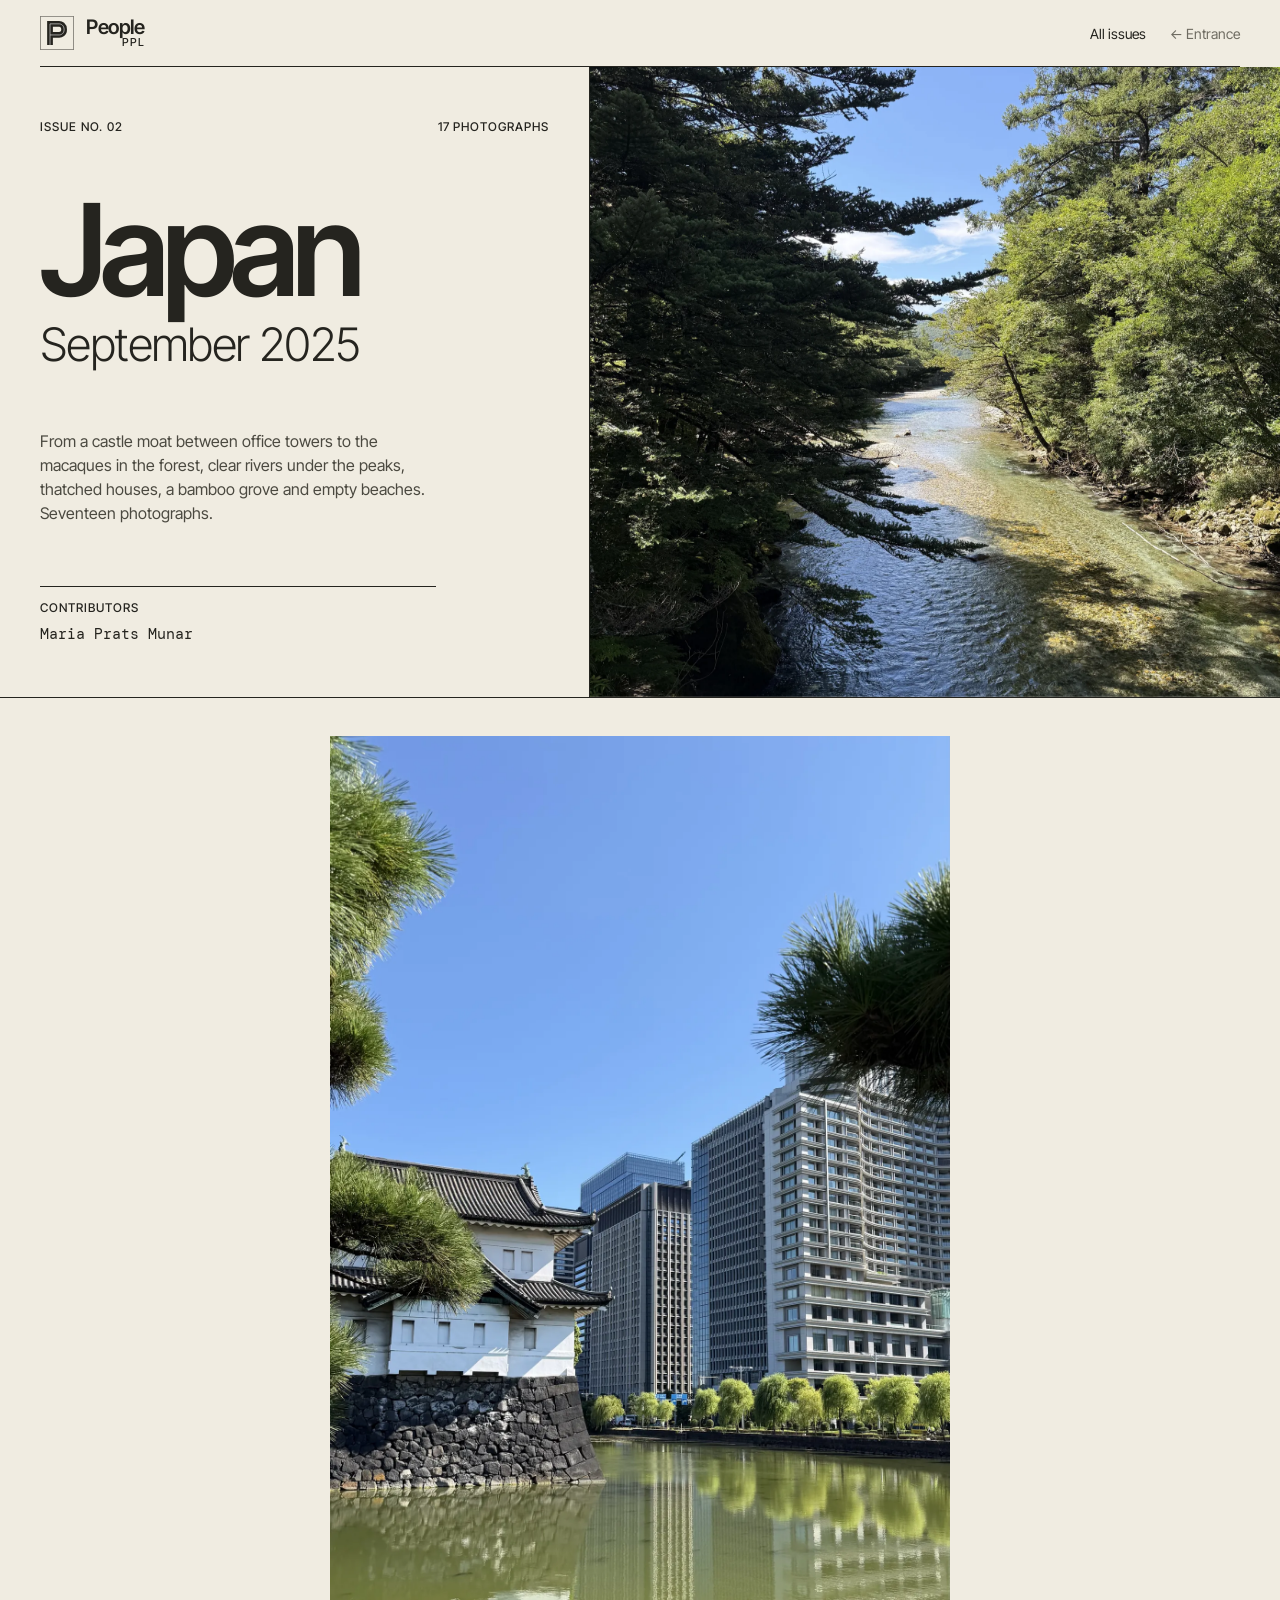
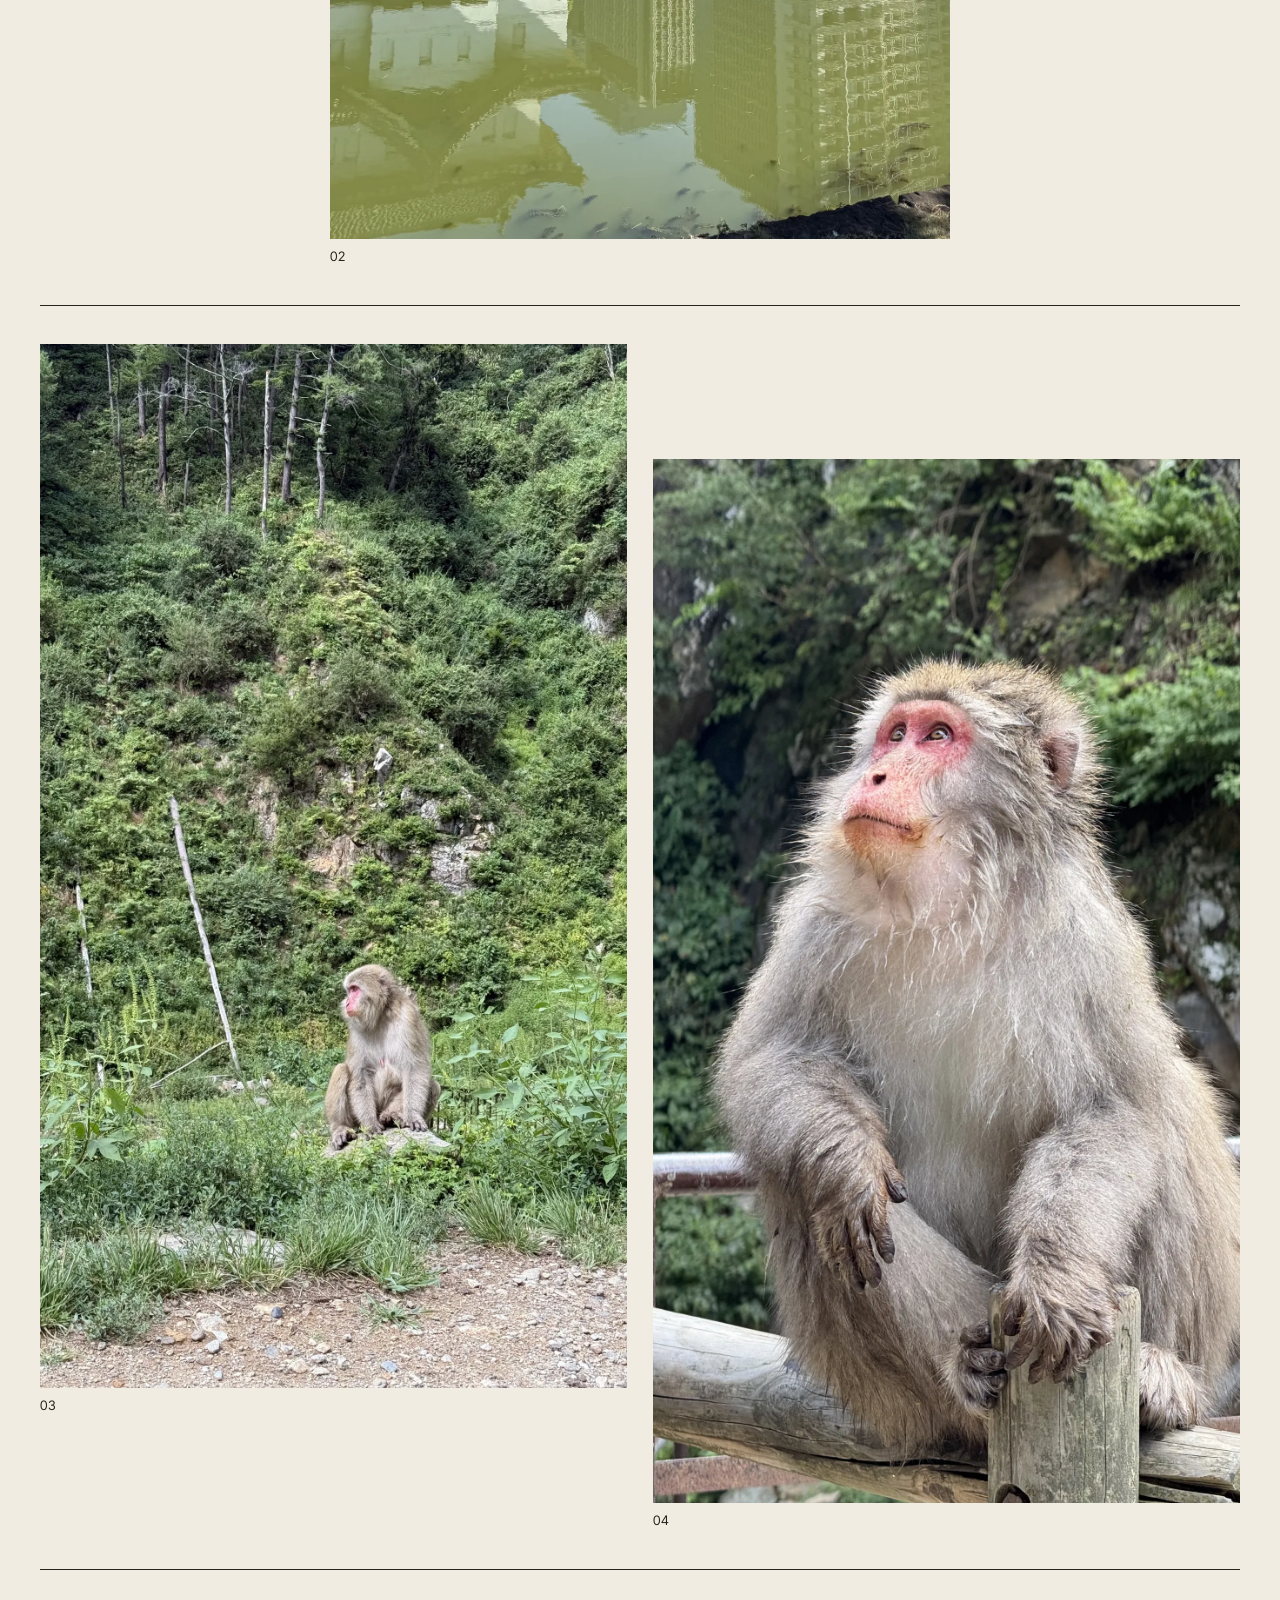
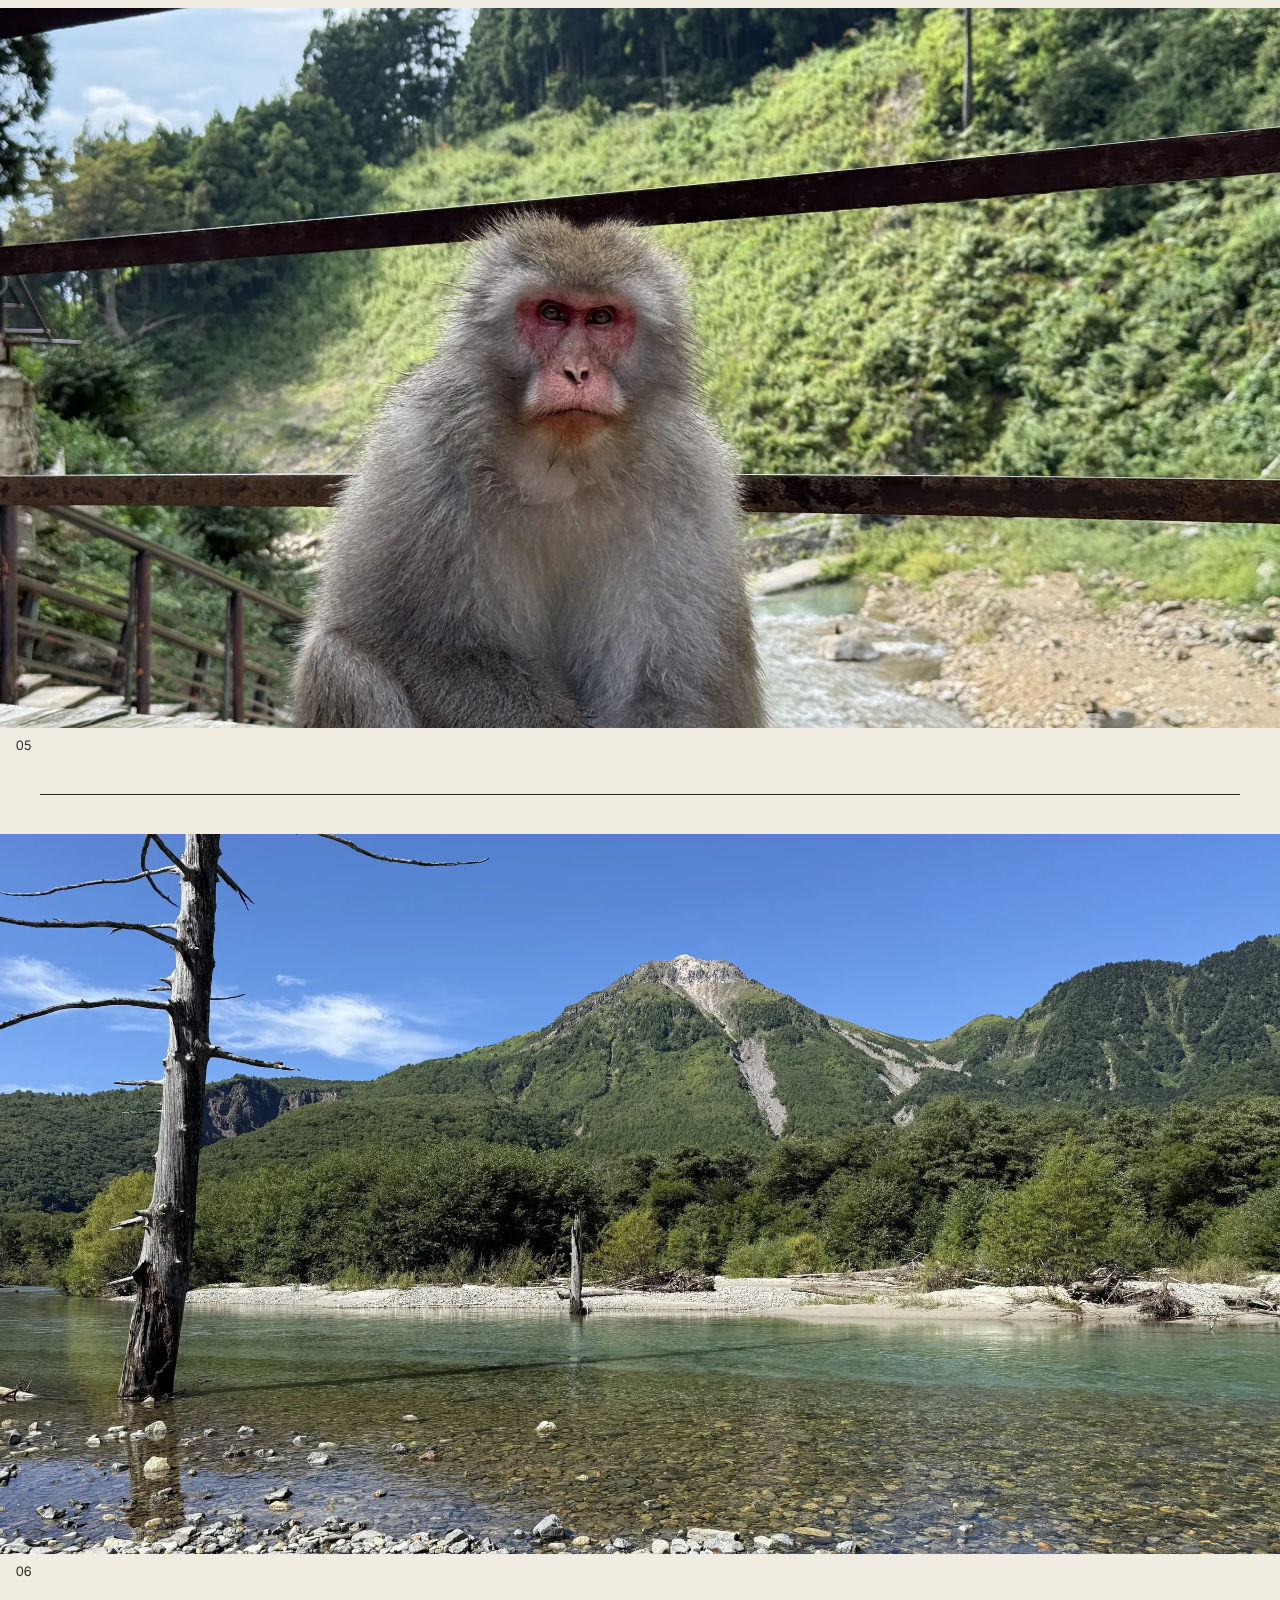
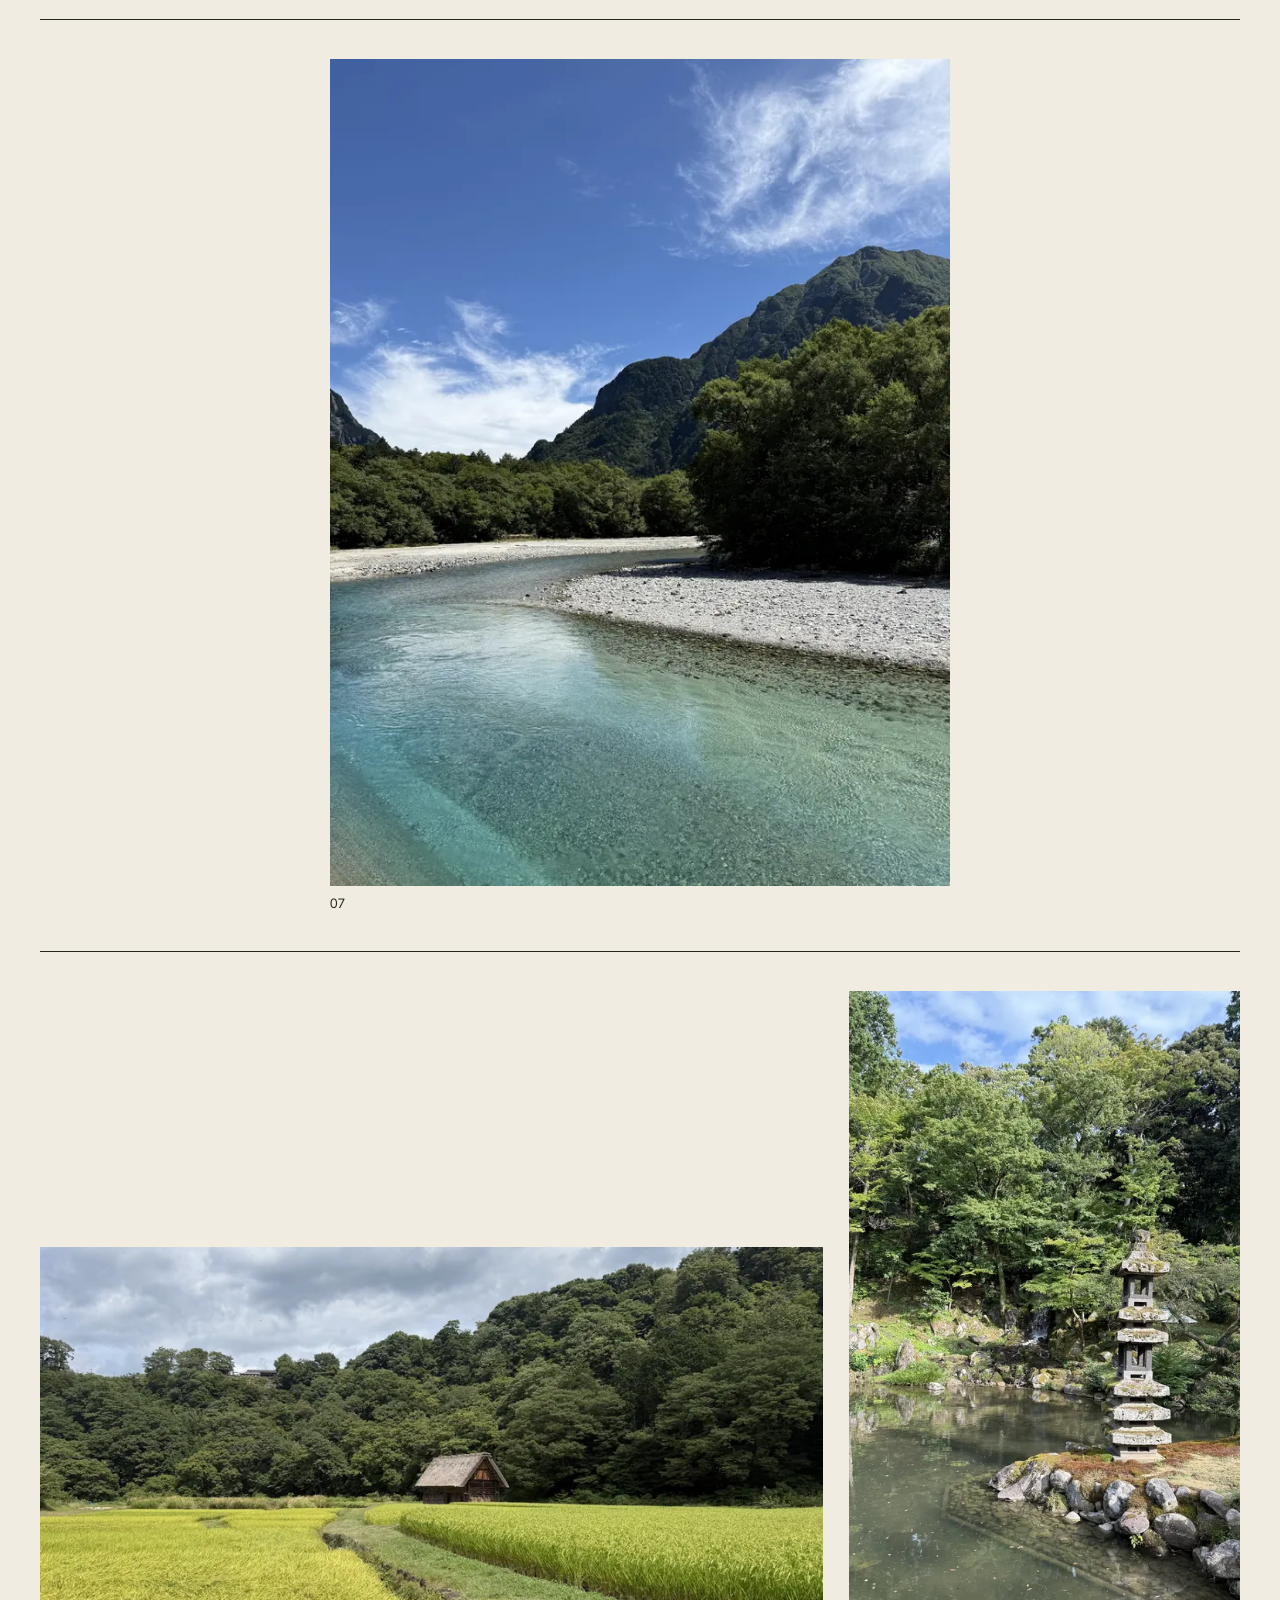
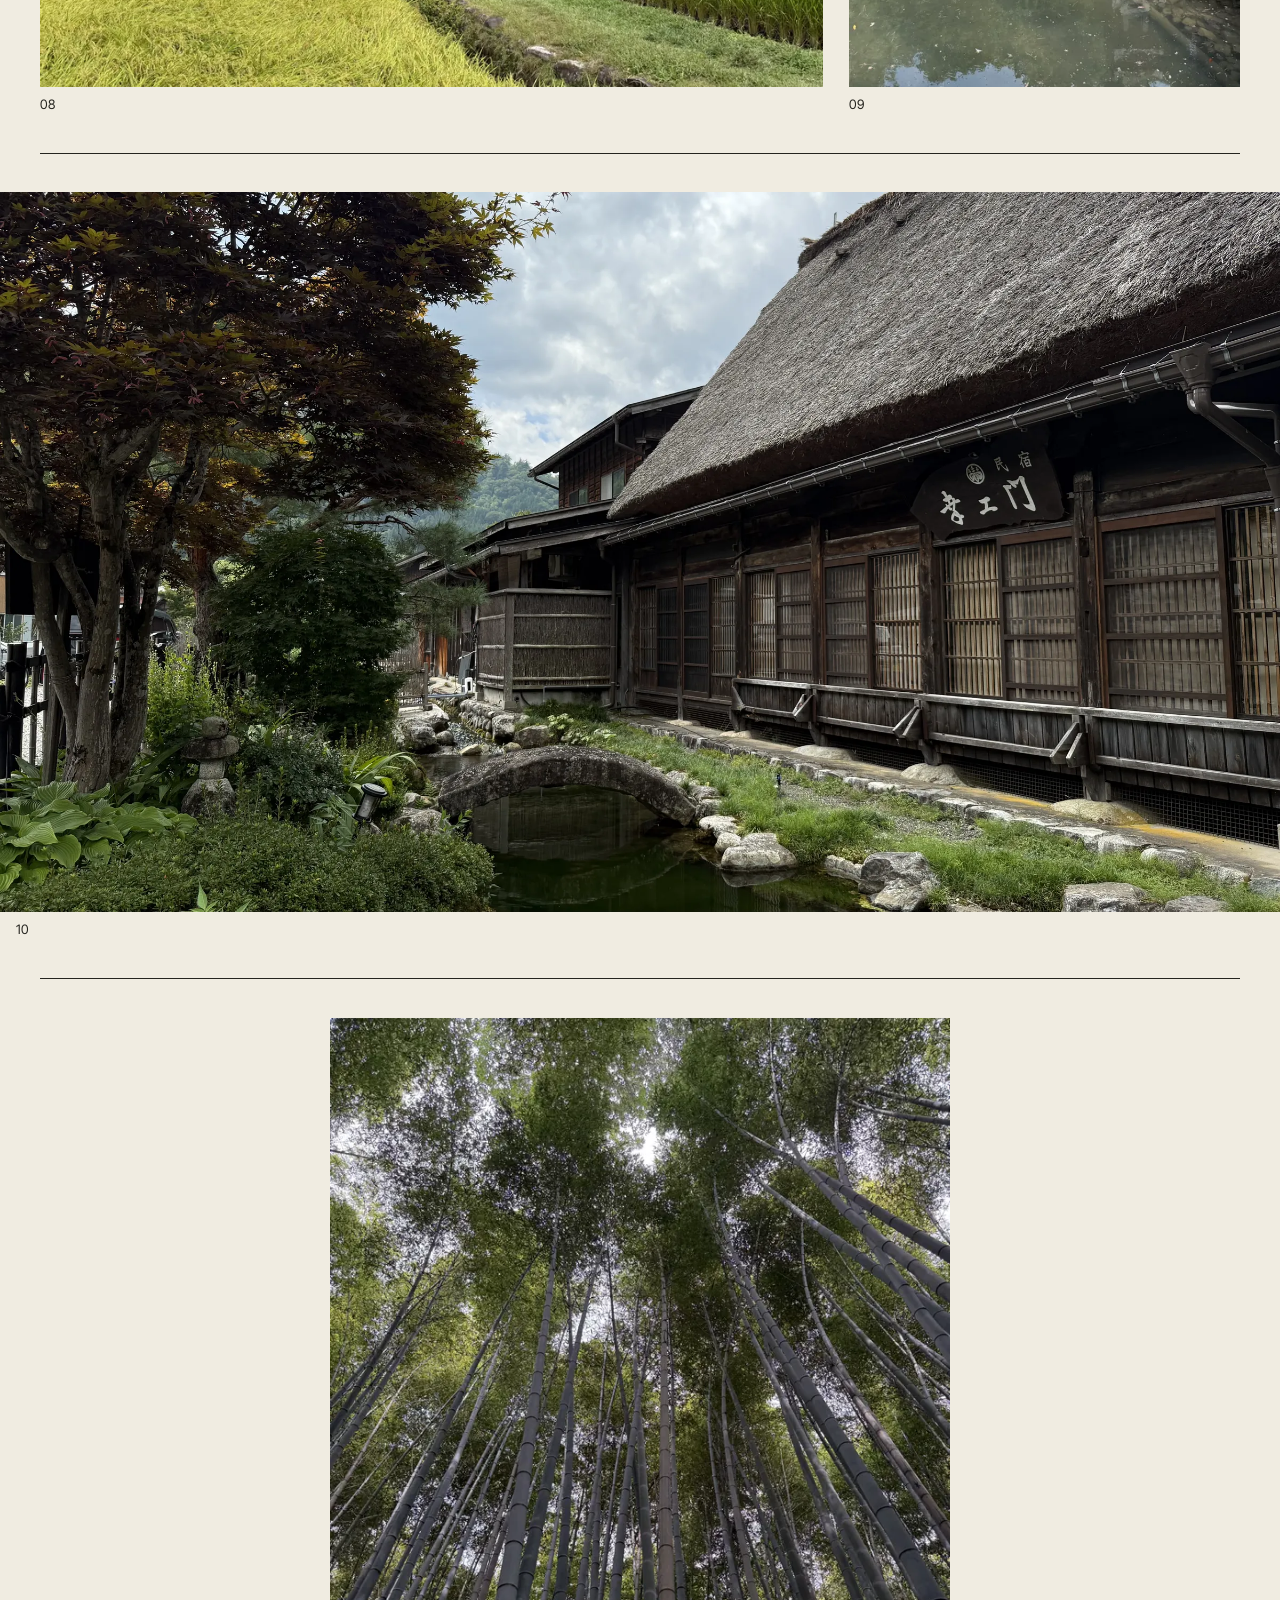
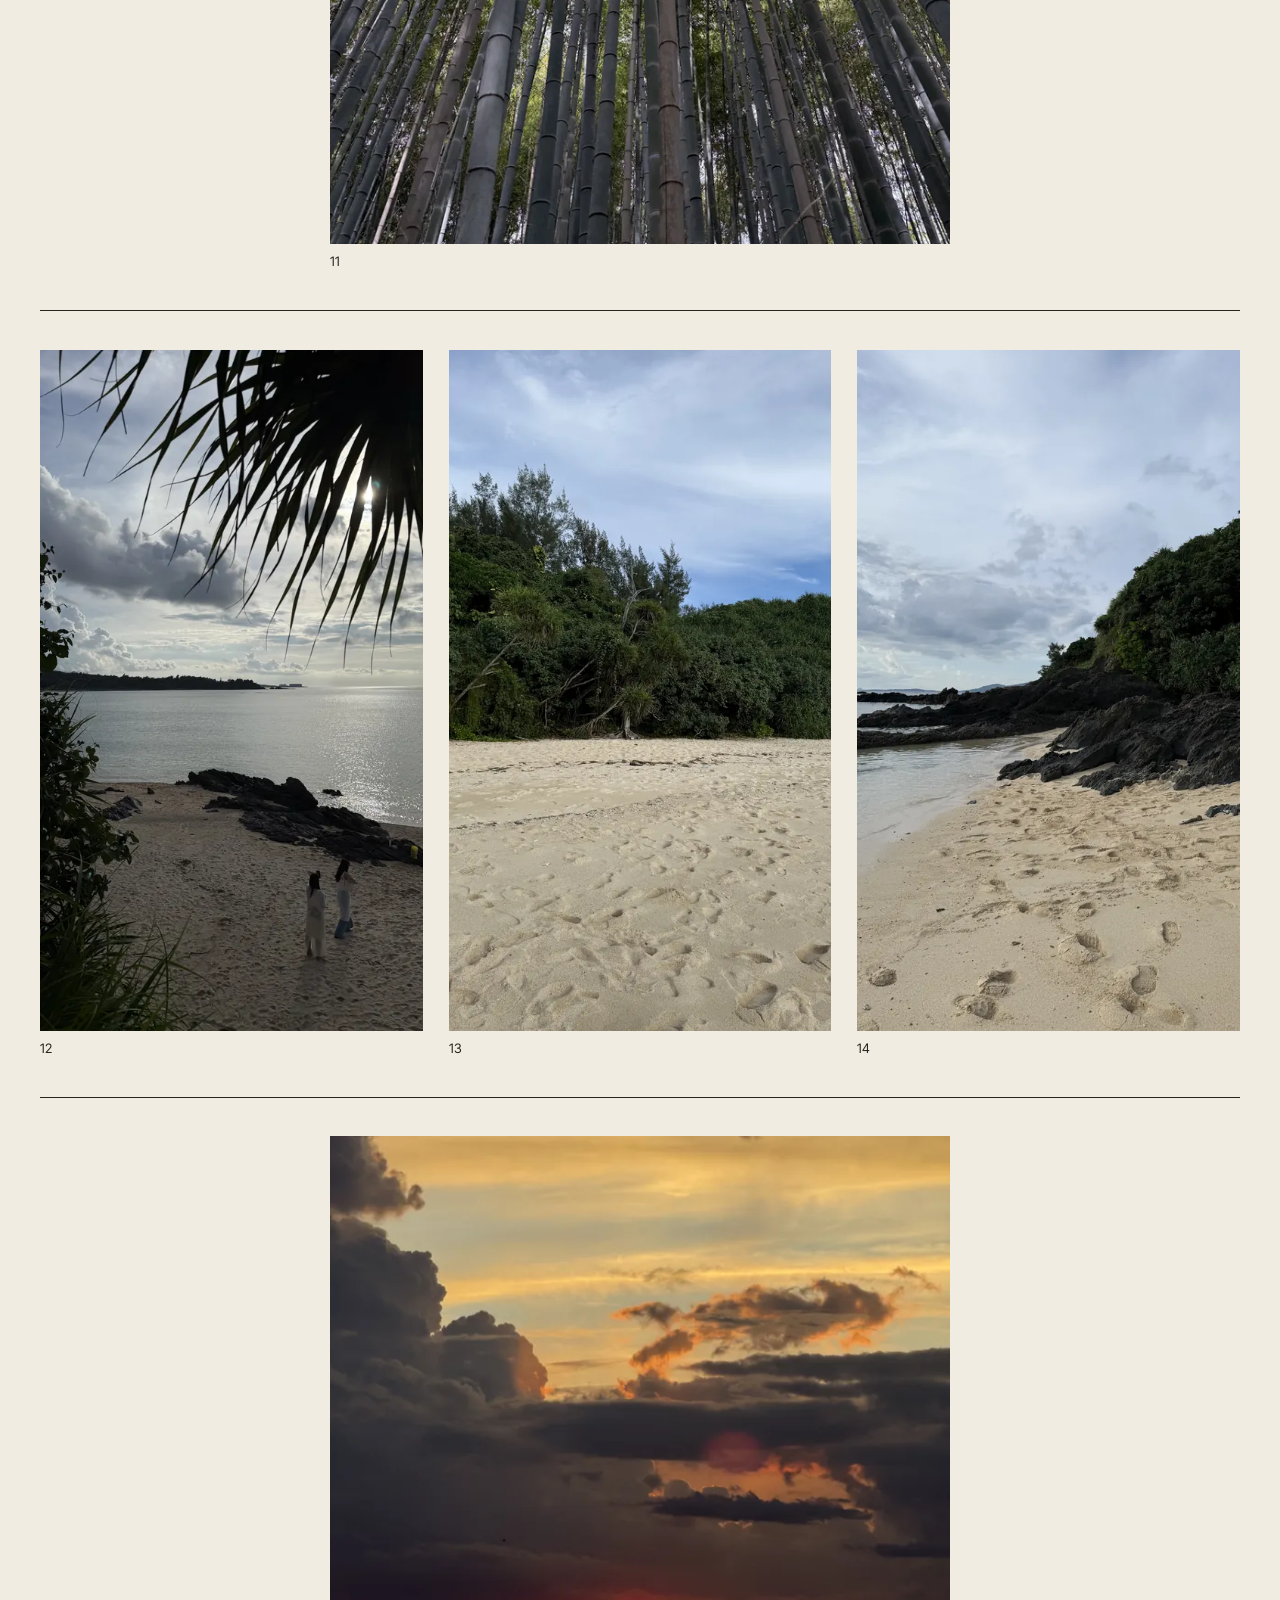
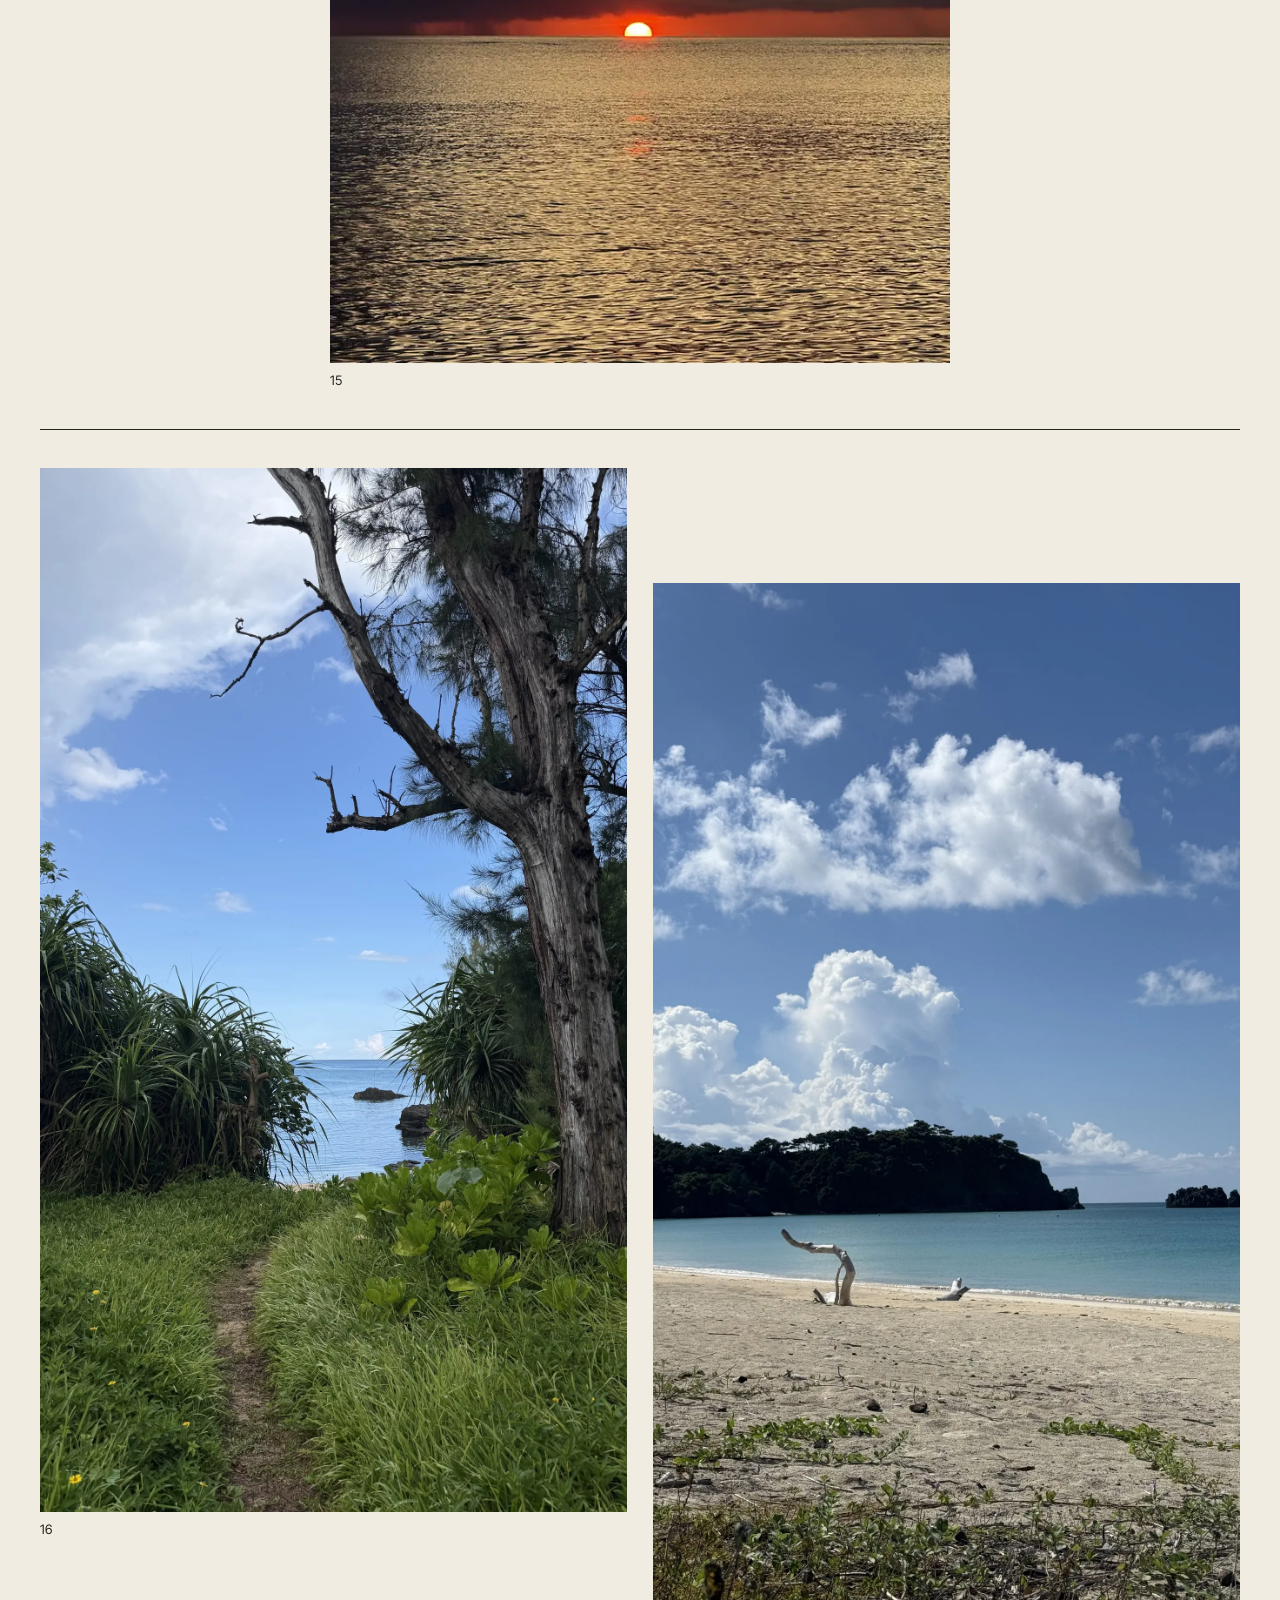
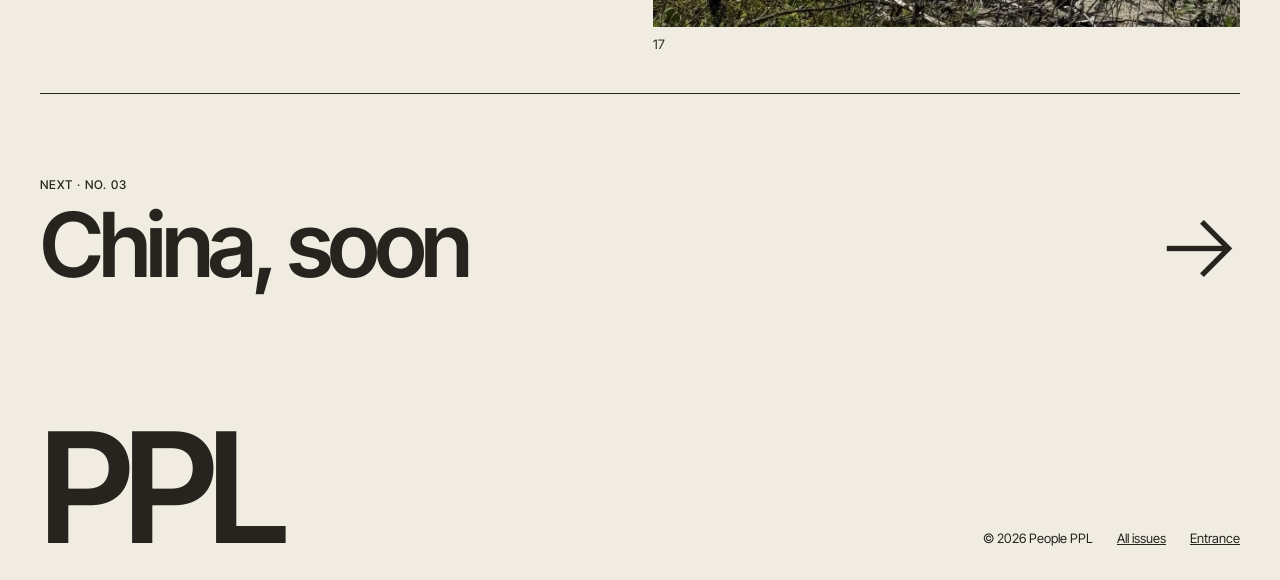
<file: ppl/japan.html>
<!doctype html>
<html lang="en">
<head>
<meta charset="utf-8">
<meta name="viewport" content="width=device-width, initial-scale=1, viewport-fit=cover">
<link rel="icon" href="assets/favicon.ico" sizes="32x32">
<link rel="icon" href="assets/ppl-mark-cream.svg" type="image/svg+xml">
<link rel="apple-touch-icon" href="assets/apple-touch-icon.png">
<title>Japan · People PPL</title>
<meta name="description" content="People PPL No. 02, Japan, September 2025.">
<meta property="og:title" content="Japan · People PPL">
<meta property="og:description" content="People PPL No. 02, Japan, September 2025.">
<meta property="og:type" content="website">
<meta property="og:url" content="https://brouprats.github.io/ppl/japan.html">
<meta property="og:image" content="https://brouprats.github.io/ppl/assets/og-japan.jpg">
<meta name="twitter:card" content="summary_large_image">
<link rel="preconnect" href="https://fonts.googleapis.com">
<link rel="preconnect" href="https://fonts.gstatic.com" crossorigin>
<link rel="stylesheet" href="https://fonts.googleapis.com/css2?family=Inter+Tight:wght@300;400;500;600&family=DM+Mono:wght@400&display=swap">
<link rel="stylesheet" href="assets/ppl.css">
</head>
<body>
<div class="wrap">
  <header class="mast">
    <a class="brand" href="index.html" aria-label="People PPL home"><img src="assets/ppl-mark.svg" width="590" height="591" alt=""><span class="word"><b>People</b><span>PPL</span></span></a>
    <nav aria-label="People PPL"><a href="index.html#issues">All issues</a><a class="quiet" href="../">← Entrance</a></nav>
  </header>
  <section class="opener bleed">
    <div class="text wrap">
      <div class="kicker"><span>Issue No. 02</span><span>17 photographs</span></div>
      <div>
        <h1 style="view-transition-name: vt-japan">Japan</h1>
        <div class="yr"><b>September 2025</b></div>
      </div>
      <p class="stand">From a castle moat between office towers to the macaques in the forest, clear rivers under the peaks, thatched houses, a bamboo grove and empty beaches. Seventeen photographs.</p>
      <div class="credits"><span class="kicker">Contributors</span><p>Maria Prats Munar</p></div>
    </div>
    <div class="ph"><img src="photos/japan/IMG_1098.webp" srcset="photos/japan/IMG_1098-sm.webp 675w, photos/japan/IMG_1098.webp 1800w" sizes="(max-width: 900px) 100vw, 55vw" width="1800" height="2400" alt="River running between pine trees, Japan" fetchpriority="high"></div>
  </section>
  <section class="spread"><div class="narrow"><figure class="ph-fig rv"><button type="button" data-full="photos/japan/IMG_0427.webp" aria-label="Open photo 02"><img src="photos/japan/IMG_0427-sm.webp" srcset="photos/japan/IMG_0427-sm.webp 506w, photos/japan/IMG_0427.webp 1350w" sizes="(max-width: 700px) 100vw, 620px" width="1350" height="2400" alt="Old walls, new towers" loading="lazy" decoding="async"></button><figcaption><span>02</span></figcaption></figure></div></section>
  <section class="spread"><div class="cols-2"><figure class="ph-fig rv"><button type="button" data-full="photos/japan/IMG_0775.webp" aria-label="Open photo 03"><img src="photos/japan/IMG_0775-sm.webp" srcset="photos/japan/IMG_0775-sm.webp 506w, photos/japan/IMG_0775.webp 1350w" sizes="(max-width: 700px) 100vw, 50vw" width="1350" height="2400" alt="Japanese macaque in the grass" loading="lazy" decoding="async"></button><figcaption><span>03</span></figcaption></figure><figure class="ph-fig rv lower"><button type="button" data-full="photos/japan/IMG_0826.webp" aria-label="Open photo 04"><img src="photos/japan/IMG_0826-sm.webp" srcset="photos/japan/IMG_0826-sm.webp 506w, photos/japan/IMG_0826.webp 1350w" sizes="(max-width: 700px) 100vw, 50vw" width="1350" height="2400" alt="Japanese macaque, looking up" loading="lazy" decoding="async"></button><figcaption><span>04</span></figcaption></figure></div></section>
  <section class="spread"><div class="bleed"><figure class="ph-fig rv"><button type="button" data-full="photos/japan/IMG_0883.webp" aria-label="Open photo 05"><img src="photos/japan/IMG_0883-sm.webp" srcset="photos/japan/IMG_0883-sm.webp 900w, photos/japan/IMG_0883.webp 2400w" sizes="100vw" width="2400" height="1350" alt="Face to face" loading="lazy" decoding="async"></button><figcaption><span>05</span></figcaption></figure></div></section>
  <section class="spread"><div class="bleed"><figure class="ph-fig rv"><button type="button" data-full="photos/japan/IMG_1090.webp" aria-label="Open photo 06"><img src="photos/japan/IMG_1090-sm.webp" srcset="photos/japan/IMG_1090-sm.webp 900w, photos/japan/IMG_1090.webp 2400w" sizes="100vw" width="2400" height="1350" alt="Clear water under the peaks" loading="lazy" decoding="async"></button><figcaption><span>06</span></figcaption></figure></div></section>
  <section class="spread"><div class="narrow"><figure class="ph-fig rv"><button type="button" data-full="photos/japan/IMG_1130.webp" aria-label="Open photo 07"><img src="photos/japan/IMG_1130-sm.webp" srcset="photos/japan/IMG_1130-sm.webp 675w, photos/japan/IMG_1130.webp 1800w" sizes="(max-width: 700px) 100vw, 620px" width="1800" height="2400" alt="Turquoise river, grey stones" loading="lazy" decoding="async"></button><figcaption><span>07</span></figcaption></figure></div></section>
  <section class="spread"><div class="wide-left"><figure class="ph-fig rv"><button type="button" data-full="photos/japan/IMG_1368.webp" aria-label="Open photo 08"><img src="photos/japan/IMG_1368-sm.webp" srcset="photos/japan/IMG_1368-sm.webp 900w, photos/japan/IMG_1368.webp 2400w" sizes="(max-width: 700px) 100vw, 66vw" width="2400" height="1350" alt="Rice field before the harvest" loading="lazy" decoding="async"></button><figcaption><span>08</span></figcaption></figure><figure class="ph-fig rv"><button type="button" data-full="photos/japan/IMG_1401.webp" aria-label="Open photo 09"><img src="photos/japan/IMG_1401-sm.webp" srcset="photos/japan/IMG_1401-sm.webp 506w, photos/japan/IMG_1401.webp 1350w" sizes="(max-width: 700px) 100vw, 33vw" width="1350" height="2400" alt="Stone lantern by the pond" loading="lazy" decoding="async"></button><figcaption><span>09</span></figcaption></figure></div></section>
  <section class="spread"><div class="bleed"><figure class="ph-fig rv"><button type="button" data-full="photos/japan/IMG_1351.webp" aria-label="Open photo 10"><img src="photos/japan/IMG_1351-sm.webp" srcset="photos/japan/IMG_1351-sm.webp 900w, photos/japan/IMG_1351.webp 2400w" sizes="100vw" width="2400" height="1350" alt="Thatched house and its garden" loading="lazy" decoding="async"></button><figcaption><span>10</span></figcaption></figure></div></section>
  <section class="spread"><div class="narrow"><figure class="ph-fig rv"><button type="button" data-full="photos/japan/IMG_1573.webp" aria-label="Open photo 11"><img src="photos/japan/IMG_1573-sm.webp" srcset="photos/japan/IMG_1573-sm.webp 675w, photos/japan/IMG_1573.webp 1800w" sizes="(max-width: 700px) 100vw, 620px" width="1800" height="2400" alt="Bamboo grove, looking up" loading="lazy" decoding="async"></button><figcaption><span>11</span></figcaption></figure></div></section>
  <section class="spread"><div class="cols-3"><figure class="ph-fig rv"><button type="button" data-full="photos/japan/IMG_1719.webp" aria-label="Open photo 12"><img src="photos/japan/IMG_1719-sm.webp" srcset="photos/japan/IMG_1719-sm.webp 506w, photos/japan/IMG_1719.webp 1350w" sizes="(max-width: 700px) 100vw, 33vw" width="1350" height="2400" alt="Palms over the shore" loading="lazy" decoding="async"></button><figcaption><span>12</span></figcaption></figure><figure class="ph-fig rv"><button type="button" data-full="photos/japan/IMG_1727.webp" aria-label="Open photo 13"><img src="photos/japan/IMG_1727-sm.webp" srcset="photos/japan/IMG_1727-sm.webp 506w, photos/japan/IMG_1727.webp 1350w" sizes="(max-width: 700px) 100vw, 33vw" width="1350" height="2400" alt="White sand" loading="lazy" decoding="async"></button><figcaption><span>13</span></figcaption></figure><figure class="ph-fig rv"><button type="button" data-full="photos/japan/IMG_1730.webp" aria-label="Open photo 14"><img src="photos/japan/IMG_1730-sm.webp" srcset="photos/japan/IMG_1730-sm.webp 506w, photos/japan/IMG_1730.webp 1350w" sizes="(max-width: 700px) 100vw, 33vw" width="1350" height="2400" alt="Footprints and rocks" loading="lazy" decoding="async"></button><figcaption><span>14</span></figcaption></figure></div></section>
  <section class="spread"><div class="narrow"><figure class="ph-fig rv"><button type="button" data-full="photos/japan/IMG_1767.webp" aria-label="Open photo 15"><img src="photos/japan/IMG_1767-sm.webp" srcset="photos/japan/IMG_1767-sm.webp 675w, photos/japan/IMG_1767.webp 1800w" sizes="(max-width: 700px) 100vw, 620px" width="1800" height="2400" alt="Sunset over the sea" loading="lazy" decoding="async"></button><figcaption><span>15</span></figcaption></figure></div></section>
  <section class="spread"><div class="cols-2"><figure class="ph-fig rv"><button type="button" data-full="photos/japan/IMG_1810.webp" aria-label="Open photo 16"><img src="photos/japan/IMG_1810-sm.webp" srcset="photos/japan/IMG_1810-sm.webp 506w, photos/japan/IMG_1810.webp 1350w" sizes="(max-width: 700px) 100vw, 50vw" width="1350" height="2400" alt="Path down to the sea" loading="lazy" decoding="async"></button><figcaption><span>16</span></figcaption></figure><figure class="ph-fig rv lower"><button type="button" data-full="photos/japan/IMG_1875.webp" aria-label="Open photo 17"><img src="photos/japan/IMG_1875-sm.webp" srcset="photos/japan/IMG_1875-sm.webp 506w, photos/japan/IMG_1875.webp 1350w" sizes="(max-width: 700px) 100vw, 50vw" width="1350" height="2400" alt="Clouds over the bay" loading="lazy" decoding="async"></button><figcaption><span>17</span></figcaption></figure></div></section>
  <a class="next" href="index.html#issues">
    <span><span class="kicker">Next · No. 03</span><span class="t">China, soon</span></span>
    <span class="arr" aria-hidden="true">→</span>
  </a>
  <footer class="foot">
    <span class="big">PPL</span>
    <span class="links"><span>© 2026 People PPL</span><a href="index.html#issues">All issues</a><a href="../">Entrance</a></span>
  </footer>
</div>
<script src="assets/ppl.js"></script>
</body>
</html>
</file>
<file: academic/assets/style.css>
/* Swiss minimal: one face, a 12-column grid, hairline rules, one red accent. */
:root {
  --bg: #ffffff;
  --fg: #111111;
  --fg-2: #4f4f53;
  --muted: #6e6e73;
  --line: #111111;
  --hair: #e4e4e2;
  --surface: #f4f4f2;
  --accent: #d21f0a;
  --ff: 'Inter', 'Helvetica Neue', Arial, sans-serif;
  --gut: max(16px, env(safe-area-inset-left, 0px));
  --gut-r: max(16px, env(safe-area-inset-right, 0px));
  --ease: cubic-bezier(.2, .7, .1, 1);
}
@media (prefers-color-scheme: dark) {
  :root:not([data-theme="light"]) {
    --bg: #0f0f0f; --fg: #f1f1ef; --fg-2: #b6b6b2; --muted: #8e8e8a; --line: #f1f1ef;
    --hair: #2a2a29; --surface: #181818; --accent: #ff4b33; color-scheme: dark;
  }
}
:root[data-theme="dark"] {
  --bg: #0f0f0f; --fg: #f1f1ef; --fg-2: #b6b6b2; --muted: #8e8e8a; --line: #f1f1ef;
  --hair: #2a2a29; --surface: #181818; --accent: #ff4b33; color-scheme: dark;
}

@view-transition { navigation: auto; }

* { box-sizing: border-box; }
html { -webkit-text-size-adjust: 100%; }
body {
  margin: 0; background: var(--bg); color: var(--fg);
  font-family: var(--ff); font-size: 16px; line-height: 1.55;
  -webkit-font-smoothing: antialiased; font-feature-settings: 'ss01', 'cv11';
}
a { color: inherit; text-underline-offset: 3px; text-decoration-thickness: 1px; }
a:hover { color: var(--accent); }
:focus-visible { outline: 2px solid var(--accent); outline-offset: 3px; }
img, video { max-width: 100%; display: block; }
h1, h2, h3 { text-wrap: balance; margin: 0; font-weight: 500; }
p { margin: 0; }

.wrap { padding-left: var(--gut); padding-right: var(--gut-r); }
@media (min-width: 900px) { .wrap { padding-left: max(48px, env(safe-area-inset-left, 0px)); padding-right: max(48px, env(safe-area-inset-right, 0px)); } }

.grid { display: grid; grid-template-columns: repeat(12, minmax(0, 1fr)); column-gap: 24px; }
.dot { color: var(--accent); }
.muted { color: var(--muted); }
.num { font-variant-numeric: tabular-nums; }

/* header */
.site {
  display: grid; grid-template-columns: repeat(12, minmax(0, 1fr)); column-gap: 24px;
  padding-block: 24px; font-size: 14px; align-items: baseline;
}
.site .name { grid-column: span 4; font-weight: 500; text-decoration: none; view-transition-name: site-name; }
.site .role { grid-column: span 4; color: var(--muted); }
.site nav { grid-column: span 4; display: flex; gap: 20px; justify-content: flex-end; flex-wrap: wrap; }
.site nav a { text-decoration: none; }
.site nav .quiet { color: var(--muted); }
.site nav .quiet:hover { color: inherit; }
@media (max-width: 700px) {
  .site { row-gap: 12px; }
  .site .name { grid-column: 1 / -1; } .site .role { display: none; }
  .site nav { grid-column: 1 / -1; justify-content: flex-start; gap: 18px; }
  .site nav .quiet { margin-left: auto; }
}

/* home */
.intro { padding-block: clamp(88px, 15vw, 220px) clamp(72px, 11vw, 160px); }
.intro h1 { grid-column: 1 / span 9; font-weight: 400; font-size: clamp(34px, 4.6vw, 68px); line-height: 1.07; letter-spacing: -0.032em; }
.intro .status { grid-column: 1 / span 6; margin-top: 36px; color: var(--muted); font-size: 14px; display: flex; align-items: center; gap: 10px; }
.intro .status::before { content: ''; width: 7px; height: 7px; border-radius: 50%; background: var(--accent); }
.intro .actions { grid-column: 1 / span 6; margin-top: 14px; font-size: 14px; display: flex; flex-wrap: wrap; gap: 8px 20px; }
@media (max-width: 700px) { .intro h1, .intro .status, .intro .actions { grid-column: 1 / -1; } }

.block { padding-bottom: clamp(72px, 9vw, 128px); row-gap: 40px; }
.block > h2 { grid-column: span 3; font-size: 14px; }
.block > .body { grid-column: span 9; min-width: 0; }
@media (max-width: 700px) { .block > h2, .block > .body { grid-column: 1 / -1; } .block { row-gap: 16px; } }

.work { list-style: none; margin: 0; padding: 0; border-bottom: 1px solid var(--line); }
.work-row {
  display: grid; grid-template-columns: 40px minmax(0, 1.1fr) minmax(0, 2fr) 84px; gap: 24px; align-items: baseline;
  padding-block: 20px; border-top: 1px solid var(--line); text-decoration: none; position: relative;
}
.work-row .t { font-weight: 500; transition: transform .45s var(--ease); display: inline-block; }
.work-row .d { color: var(--fg-2); }
.work-row .y { text-align: right; color: var(--muted); }
.work-row .n { color: var(--muted); }
a.work-row:hover { color: var(--fg); }
a.work-row:hover .t { transform: translateX(10px); color: var(--accent); }
a.work-row::after {
  content: ''; position: absolute; left: 0; bottom: -1px; height: 1px; width: 0; background: var(--accent);
  transition: width .6s var(--ease);
}
a.work-row:hover::after { width: 100%; }
@media (max-width: 700px) {
  .work-row { grid-template-columns: 32px minmax(0, 1fr) auto; row-gap: 4px; }
  .work-row .d { grid-column: 2 / -1; font-size: 14px; }
}
details.work-row { display: block; padding: 0; }
details.work-row summary {
  display: grid; grid-template-columns: 40px minmax(0, 1.1fr) minmax(0, 2fr) 84px; gap: 24px; align-items: baseline;
  padding-block: 20px; cursor: pointer; list-style: none;
}
details.work-row summary::-webkit-details-marker { display: none; }
details.work-row summary .t::after { content: ' +'; color: var(--muted); font-weight: 400; }
details.work-row[open] summary .t::after { content: ' −'; }
details.work-row .more { padding: 0 0 22px 64px; max-width: 760px; color: var(--fg-2); }
@media (max-width: 700px) {
  details.work-row summary { grid-template-columns: 32px minmax(0, 1fr) auto; row-gap: 4px; }
  details.work-row .more { padding-left: 56px; }
}

.preview {
  position: fixed; left: 0; top: 0; width: 320px; aspect-ratio: 16 / 10; pointer-events: none; z-index: 30;
  opacity: 0; transform: translate3d(-50%, -50%, 0) scale(.92); transition: opacity .25s ease, transform .35s var(--ease);
  overflow: hidden; background: var(--surface); box-shadow: 0 18px 50px rgba(0,0,0,.18);
}
.preview.on { opacity: 1; }
.preview > * { position: absolute; inset: 0; width: 100%; height: 100%; object-fit: cover; opacity: 0; transition: opacity .25s ease; }
.preview > .on { opacity: 1; }
.preview .pv-bars { display: flex; flex-direction: column; justify-content: center; gap: 10px; padding: 26px; background: var(--surface); }
.pv-bars span { display: block; height: 10px; background: var(--fg); }
.pv-bars span.r { background: var(--accent); }

.cols { display: grid; grid-template-columns: repeat(auto-fit, minmax(220px, 1fr)); gap: 24px; }
.item .t { font-weight: 500; }
.item .s { color: var(--fg-2); }
.item .y { color: var(--muted); }

.contact { border-top: 1px solid var(--line); padding-block: 28px 40px; row-gap: 16px; font-size: 14px; }
.contact > * { grid-column: span 4; min-width: 0; }
.contact .links { display: flex; gap: 20px; flex-wrap: wrap; }
.contact .right { text-align: right; color: var(--muted); }
@media (max-width: 700px) { .contact > * { grid-column: 1 / -1; } .contact .right { text-align: left; } }
.mail { display: inline-flex; gap: 12px; align-items: baseline; flex-wrap: wrap; }
.copy {
  font: inherit; font-size: 12px; color: var(--muted); background: none; border: 1px solid var(--hair);
  padding: 2px 8px; cursor: pointer;
}
.copy:hover { color: var(--fg); border-color: var(--fg); }

/* project page */
.p-head { padding-block: clamp(56px, 9vw, 128px) 32px; row-gap: 20px; align-items: end; }
.p-num { grid-column: span 1; color: var(--muted); font-size: 14px; padding-bottom: .5em; }
.p-title { grid-column: span 11; font-size: clamp(48px, 9vw, 136px); line-height: .92; letter-spacing: -0.045em; font-weight: 500; }
.p-meta {
  grid-column: 1 / -1; display: grid; grid-template-columns: repeat(4, minmax(0, 1fr)); gap: 24px; margin: 28px 0 0;
  border-top: 1px solid var(--line); padding-top: 16px; font-size: 14px;
}
.p-meta dt { color: var(--muted); }
.p-meta dd { margin: 2px 0 0; }
@media (max-width: 700px) { .p-num { grid-column: 1 / -1; padding: 0; } .p-title { grid-column: 1 / -1; } .p-meta { grid-template-columns: 1fr 1fr; } }

.statement { padding-block: clamp(48px, 7vw, 96px); }
.statement p { grid-column: 4 / span 8; font-size: clamp(24px, 2.6vw, 38px); line-height: 1.22; letter-spacing: -0.02em; }
@media (max-width: 900px) { .statement p { grid-column: 1 / -1; } }

.hero { margin: 0; overflow: hidden; background: var(--surface); }
.hero img, .hero video { width: 100%; height: auto; }
.reveal-clip { animation: clipup 1.1s var(--ease) .15s both; }
@keyframes clipup { from { clip-path: inset(100% 0 0 0); } to { clip-path: inset(0 0 0 0); } }
.hero.reveal-clip img { animation: settle 1.6s var(--ease) .15s both; }
@keyframes settle { from { transform: scale(1.08); } to { transform: scale(1); } }

.sec { padding-block: clamp(64px, 8vw, 112px) 0; row-gap: 24px; }
.sec > h2 { grid-column: span 3; font-size: 14px; }
.sec > .body { grid-column: span 9; min-width: 0; display: flex; flex-direction: column; gap: 28px; }
.sec .lead { font-size: clamp(19px, 1.6vw, 22px); line-height: 1.45; max-width: 46em; }
.sec .txt { color: var(--fg-2); max-width: 42em; }
@media (max-width: 700px) { .sec > h2, .sec > .body { grid-column: 1 / -1; } }

.facts { display: grid; grid-template-columns: repeat(4, minmax(0, 1fr)); border-top: 1px solid var(--line); }
.facts div { padding: 16px 16px 0 0; }
.facts b { display: block; font-weight: 400; font-size: clamp(28px, 3.4vw, 48px); letter-spacing: -0.035em; line-height: 1.05; font-variant-numeric: tabular-nums; }
.facts span { font-size: 13px; color: var(--muted); }
@media (max-width: 700px) { .facts { grid-template-columns: 1fr 1fr; row-gap: 20px; } }

.flow { list-style: none; margin: 0; padding: 0; display: flex; flex-wrap: wrap; gap: 8px 0; font-size: 14px; counter-reset: f; }
.flow li { display: flex; align-items: center; }
.flow li span { border: 1px solid var(--line); padding: 6px 10px; }
.flow li:not(:last-child)::after { content: '→'; color: var(--muted); padding: 0 10px; }
.flow li.k span { background: var(--fg); color: var(--bg); }

.pairs { display: grid; grid-template-columns: repeat(2, minmax(0, 1fr)); gap: 28px 32px; }
.pairs h3 { font-size: 16px; margin-bottom: 6px; }
.pairs p { color: var(--fg-2); font-size: 15px; }
@media (max-width: 700px) { .pairs { grid-template-columns: 1fr; } }

/* charts */
.chart { margin: 0; display: flex; flex-direction: column; gap: 12px; }
.chart-head { display: flex; justify-content: space-between; gap: 16px; flex-wrap: wrap; font-size: 14px; }
.chart-head .legend { display: flex; gap: 18px; color: var(--fg-2); }
.chart-head .legend i { display: inline-block; width: 18px; height: 0; border-top: 2px solid var(--fg); vertical-align: middle; margin-right: 6px; }
.chart-head .legend i.b { border-color: var(--muted); border-top-width: 1px; }
.chart-box { position: relative; width: 100%; aspect-ratio: 1000 / 420; max-width: 100%; }
.chart-box svg { position: absolute; inset: 0; width: 100%; height: 100%; overflow: visible; }
.chart-box .axis { fill: var(--muted); font-size: 12px; font-family: var(--ff); }
.chart-box .grid-l { stroke: var(--hair); stroke-width: 1; }
.chart-box .ls { fill: none; stroke: var(--fg); stroke-width: 1.6; stroke-linejoin: round; }
.chart-box .lb { fill: none; stroke: var(--muted); stroke-width: 1; stroke-linejoin: round; }
.chart-box .dd { fill: var(--hair); stroke: none; }
.chart-box .dds { fill: none; stroke: var(--fg); stroke-width: 1; }
.chart-box .xh { stroke: var(--accent); stroke-width: 1; }
.chart-box .xd { fill: var(--accent); }
.chart-box .draw .ls, .chart-box .draw .lb { stroke-dasharray: var(--len) var(--len); stroke-dashoffset: var(--len); }
.chart-box .drawn .ls, .chart-box .drawn .lb { transition: stroke-dashoffset 1.8s var(--ease); stroke-dashoffset: 0; }
.chart-box .band { fill: var(--accent); opacity: .12; stroke: none; }
.chart-box .fl { fill: none; stroke-linejoin: round; }
.chart-box .fl.actual { stroke: var(--fg); stroke-width: 2.2; }
.chart-box .fl.arima { stroke: var(--accent); stroke-width: 1.6; }
.chart-box .fl.lstm_uni_1 { stroke: var(--muted); stroke-width: 1.2; stroke-dasharray: 2 4; }
.chart-box .fl.lstm_uni_3 { stroke: var(--muted); stroke-width: 1.2; stroke-dasharray: 7 5; }
.chart-box .fl.lstm_uni_6 { stroke: var(--muted); stroke-width: 1.2; }
.toggles { display: flex; flex-wrap: wrap; gap: 8px; }
.toggles button {
  font: inherit; font-size: 13px; color: var(--fg); background: none; border: 1px solid var(--hair); padding: 6px 10px; min-height: 36px;
  display: inline-flex; align-items: center; gap: 8px; cursor: pointer;
}
.toggles button[aria-pressed="false"] { color: var(--muted); text-decoration: line-through; }
.toggles button:hover { border-color: var(--fg); }
.toggles i { display: inline-block; width: 18px; height: 0; border-top: 2px solid var(--fg); }
.toggles i.a { border-color: var(--accent); }
.toggles i.l1 { border-top: 2px dotted var(--muted); }
.toggles i.l3 { border-top: 2px dashed var(--muted); }
.toggles i.l6 { border-top: 1px solid var(--muted); }
.tip {
  position: absolute; top: 0; pointer-events: none; font-size: 12px; background: var(--bg); border: 1px solid var(--line);
  padding: 6px 8px; white-space: nowrap; font-variant-numeric: tabular-nums; opacity: 0; transition: opacity .15s;
}
.tip.on { opacity: 1; }
.chart figcaption { font-size: 13px; color: var(--muted); max-width: 60em; }

.tbl-wrap { overflow-x: auto; }
table.m { border-collapse: collapse; width: 100%; font-size: 14px; font-variant-numeric: tabular-nums; min-width: 520px; }
table.m th, table.m td { text-align: right; padding: 9px 0 9px 16px; border-bottom: 1px solid var(--hair); font-weight: 400; }
table.m th:first-child, table.m td:first-child { text-align: left; padding-left: 0; }
table.m thead th { color: var(--muted); border-bottom: 1px solid var(--line); }
table.m tr.hl td { font-weight: 500; }
table.m td.best { color: var(--accent); }

.bars { display: flex; flex-direction: column; gap: 22px; }
.bars .grp { display: grid; grid-template-columns: 150px minmax(0, 1fr); gap: 16px; align-items: start; }
.bars .grp > span { font-size: 14px; padding-top: 2px; }
.bars .rows { display: flex; flex-direction: column; gap: 5px; }
.bars .r { display: grid; grid-template-columns: minmax(0, 1fr) 56px; gap: 10px; align-items: center; font-size: 13px; font-variant-numeric: tabular-nums; }
.bars .r i { display: block; height: 12px; width: var(--w); background: var(--fg); transform-origin: left; }
.bars .r.x i { background: var(--muted); }
.bars .r.l i { background: var(--accent); }
.bars .scale { display: grid; grid-template-columns: 150px minmax(0, 1fr); gap: 16px; font-size: 12px; color: var(--muted); }
.bars .scale div { display: flex; justify-content: space-between; margin-right: 66px; border-top: 1px solid var(--line); padding-top: 6px; }
@media (max-width: 700px) { .bars .grp, .bars .scale { grid-template-columns: 1fr; gap: 6px; } .bars .scale > span { display: none; } }
.bars-anim .r i { transform: scaleX(0); }
.bars-anim.in .r i { transform: scaleX(1); transition: transform 1s var(--ease); }

.eq { overflow-x: auto; padding: 18px 0; border-top: 1px solid var(--hair); border-bottom: 1px solid var(--hair); }
.eq math { font-size: 1.25em; }
.eq .cap { font-size: 13px; color: var(--muted); margin-top: 8px; }

.gallery { display: grid; grid-template-columns: repeat(3, minmax(0, 1fr)); gap: 16px; }
.gallery figure { margin: 0; display: flex; flex-direction: column; gap: 8px; }
.gallery img { width: 100%; height: auto; background: var(--surface); }
.gallery figcaption { font-size: 13px; color: var(--muted); }
@media (max-width: 700px) { .gallery { grid-template-columns: 1fr; } }
.gallery.phones { grid-template-columns: repeat(4, minmax(0, 1fr)); }
@media (max-width: 900px) { .gallery.phones { grid-template-columns: repeat(2, minmax(0, 1fr)); } }

.phone-hero { display: grid; grid-template-columns: minmax(0, 5fr) minmax(0, 7fr); gap: 40px; align-items: center; background: var(--surface); padding: clamp(24px, 4vw, 56px); }
.phone-hero video { width: 100%; max-width: 320px; aspect-ratio: 390 / 844; height: auto; object-fit: cover; margin: 0 auto; border-radius: 28px; border: 6px solid var(--fg); background: #000; }
.phone-hero .side { display: flex; flex-direction: column; gap: 18px; }
.phone-hero .side p { font-size: clamp(19px, 1.6vw, 22px); line-height: 1.4; }
@media (max-width: 760px) { .phone-hero { grid-template-columns: 1fr; } }
.btn {
  display: inline-flex; align-items: center; gap: 10px; align-self: flex-start; min-height: 44px; padding: 0 18px;
  background: var(--fg); color: var(--bg); text-decoration: none; font-size: 15px; font-weight: 500;
}
.btn:hover { background: var(--accent); color: #fff; }

.chat { display: flex; flex-direction: column; gap: 10px; font-size: 15px; max-width: 46em; }
.chat .u, .chat .a { padding: 12px 14px; }
.chat .u { background: var(--surface); align-self: flex-end; max-width: 80%; }
.chat .a { border-left: 1px solid var(--line); }
.chat .tool { font-size: 13px; color: var(--muted); padding-left: 15px; font-variant-numeric: tabular-nums; }
.chat .tool code { color: var(--fg); }
.chat ul { margin: 6px 0 0; padding-left: 18px; }
.note { font-size: 13px; color: var(--muted); }

.pending {
  border: 1px dashed var(--muted); padding: 28px; color: var(--muted); font-size: 14px; display: flex; flex-direction: column; gap: 6px;
}

.next {
  display: block; text-decoration: none; margin-top: clamp(96px, 12vw, 180px); border-top: 1px solid var(--line);
  padding-block: 20px clamp(48px, 7vw, 96px);
}
.next .k { font-size: 14px; color: var(--muted); display: flex; justify-content: space-between; }
.next .t { display: block; font-size: clamp(44px, 8vw, 120px); line-height: .95; letter-spacing: -0.045em; font-weight: 500; margin-top: 18px; transition: transform .6s var(--ease), color .3s; }
.next:hover { color: var(--fg); }
.next:hover .t { transform: translateX(24px); color: var(--accent); }

footer.foot { border-top: 1px solid var(--line); padding-block: 22px 36px; display: flex; justify-content: space-between; gap: 16px; flex-wrap: wrap; font-size: 14px; color: var(--muted); }

/* reveal on scroll (only for elements that start below the fold) */
.rv-pending { opacity: 0; transform: translateY(18px); }
.rv-in { opacity: 1; transform: none; transition: opacity .8s var(--ease), transform .8s var(--ease); }

/* page transitions */
::view-transition-old(root) { animation: vt-out .35s var(--ease) both; }
::view-transition-new(root) { animation: vt-in .55s var(--ease) .1s both; }
::view-transition-group(*) { animation-duration: .7s; animation-timing-function: var(--ease); }
@keyframes vt-out { to { opacity: 0; transform: translateY(-12px); } }
@keyframes vt-in { from { opacity: 0; transform: translateY(16px); } }

/* arriving from the entrance: the page colour is already on screen, so the content rises into it */
html.entering .site, html.entering .intro > *, html.entering #work { animation: enter-up .9s var(--ease) both; }
html.entering .intro h1 { animation-delay: .08s; }
html.entering .intro .status { animation-delay: .2s; }
html.entering .intro .actions { animation-delay: .28s; }
html.entering #work { animation-delay: .38s; }
@keyframes enter-up { from { opacity: 0; transform: translateY(26px); } }

@media (prefers-reduced-motion: reduce) {
  *, *::before, *::after { animation: none !important; transition: none !important; }
  .rv-pending { opacity: 1; transform: none; }
  ::view-transition-group(*), ::view-transition-old(*), ::view-transition-new(*) { animation: none !important; }
}
</file>
<file: ppl/assets/ppl.css>
/* People PPL: a printed travel magazine. Paper and ink taken from the logo. */
:root {
  --paper: #f0ece1;
  --paper-2: #e7e2d5;
  --ink: #25241f;
  --ink-2: #4b4940;
  --muted: #6f6c62;
  --rule: #25241f;
  --ff-sans: 'Inter Tight', 'Helvetica Neue', Arial, sans-serif;
  --ff-mono: 'DM Mono', ui-monospace, 'SF Mono', Menlo, monospace;
  --gut: max(16px, env(safe-area-inset-left, 0px));
  --gut-r: max(16px, env(safe-area-inset-right, 0px));
  --ease: cubic-bezier(.2, .7, .1, 1);
  color-scheme: light;
}
@view-transition { navigation: auto; }

* { box-sizing: border-box; }
body { margin: 0; background: var(--paper); color: var(--ink); font-family: var(--ff-sans); font-size: 16px; line-height: 1.5; -webkit-font-smoothing: antialiased; }
a { color: inherit; }
a:focus-visible, button:focus-visible { outline: 2px solid var(--ink); outline-offset: 3px; }
img { display: block; max-width: 100%; height: auto; }
h1, h2, h3, p, figure, blockquote { margin: 0; }
h1, h2 { font-weight: 600; text-wrap: balance; }
.wrap { padding-left: var(--gut); padding-right: var(--gut-r); }
@media (min-width: 900px) { .wrap { padding-left: max(40px, env(safe-area-inset-left, 0px)); padding-right: max(40px, env(safe-area-inset-right, 0px)); } }
.kicker { font-size: 12px; font-weight: 500; letter-spacing: .08em; text-transform: uppercase; }
/* two voices: the grotesque set light for editorial text, the mono for names and small notes */
.serif { font-weight: 300; letter-spacing: -.03em; }
.it { font-family: var(--ff-mono); font-weight: 400; letter-spacing: 0; }

/* masthead */
.mast { display: flex; justify-content: space-between; align-items: center; gap: 16px; flex-wrap: wrap; padding-block: 16px; border-bottom: 1px solid var(--rule); }
.mast .brand { display: flex; align-items: center; gap: 12px; text-decoration: none; view-transition-name: ppl-brand; }
.mast .brand img { width: 34px; height: 34px; }
.mast .word { display: flex; flex-direction: column; line-height: .95; }
.mast .word b { font-size: 20px; font-weight: 600; letter-spacing: -.02em; }
.mast .word span { font-size: 11px; font-weight: 500; letter-spacing: .08em; align-self: flex-end; }
.mast nav { display: flex; gap: 24px; font-size: 14px; flex-wrap: wrap; }
.mast nav a { text-decoration: none; }
.mast nav a:hover { text-decoration: underline; text-underline-offset: 4px; }
.mast nav .quiet { color: var(--muted); }

/* cover */
.cover { position: relative; height: min(88vh, 980px); min-height: 520px; overflow: hidden; border-bottom: 1px solid var(--rule); background: var(--ink); }
.cover picture img, .cover video { position: absolute; inset: 0; width: 100%; height: 100%; object-fit: cover; }
/* the loop starts on the poster frame, so it can simply fade in over it once it plays */
.cover video { opacity: 0; transition: opacity .8s ease; }
.cover video.on { opacity: 1; }
.cover .over { position: absolute; inset: 0; display: flex; flex-direction: column; justify-content: space-between; color: #fff; padding-block: clamp(16px, 3vw, 36px); background: linear-gradient(180deg, rgba(0,0,0,.18), rgba(0,0,0,0) 30%, rgba(0,0,0,0) 55%, rgba(0,0,0,.42)); }
.cover .row { display: flex; justify-content: space-between; align-items: flex-end; gap: 24px; flex-wrap: wrap; }
.cover h1 { font-size: clamp(84px, 17vw, 270px); line-height: .78; padding-bottom: .1em; letter-spacing: -.055em; animation: rise 1.2s var(--ease) .2s both; }
.cover .dek { max-width: 300px; font-weight: 400; letter-spacing: -.02em; font-size: clamp(18px, 1.7vw, 23px); line-height: 1.2; margin-bottom: 10px; animation: rise 1.2s var(--ease) .45s both; }
@keyframes rise { from { opacity: 0; transform: translateY(24px); } to { opacity: 1; transform: none; } }

/* editor's note */
.note { display: grid; grid-template-columns: repeat(12, minmax(0, 1fr)); column-gap: 24px; row-gap: 20px; padding-block: clamp(56px, 8vw, 120px); border-bottom: 1px solid var(--rule); }
.note .kicker { grid-column: span 3; }
.note p { grid-column: span 9; font-weight: 300; font-size: clamp(28px, 3.6vw, 52px); line-height: 1.1; letter-spacing: -.03em; }
@media (max-width: 760px) { .note .kicker, .note p { grid-column: 1 / -1; } }

/* issues */
.issues { padding-block: clamp(48px, 6vw, 88px); border-bottom: 1px solid var(--rule); }
.sec-head { display: flex; justify-content: space-between; align-items: baseline; gap: 16px; flex-wrap: wrap; margin-bottom: 28px; }
.sec-head h2 { font-size: clamp(44px, 6vw, 88px); line-height: .9; letter-spacing: -.045em; }
.issue-grid { display: grid; grid-template-columns: repeat(3, minmax(0, 1fr)); gap: 24px; }
@media (max-width: 900px) { .issue-grid { grid-template-columns: 1fr 1fr; } }
@media (max-width: 560px) { .issue-grid { grid-template-columns: 1fr; } }
.issue { display: flex; flex-direction: column; gap: 12px; text-decoration: none; }
.issue .ph { aspect-ratio: 3 / 4; overflow: hidden; background: var(--paper-2); }
.issue .ph img { width: 100%; height: 100%; object-fit: cover; transition: transform 1.2s var(--ease); }
a.issue:hover .ph img { transform: scale(1.04); }
.issue .meta { display: flex; justify-content: space-between; border-top: 1px solid var(--rule); padding-top: 10px; }
.issue .t { font-size: 34px; font-weight: 500; letter-spacing: -.03em; line-height: 1; }
a.issue:hover .t { text-decoration: underline; text-underline-offset: 6px; text-decoration-thickness: 1px; }
.issue .s { font-family: var(--ff-mono); font-size: 13px; line-height: 1.45; color: var(--ink-2); }
.issue.soon .ph { display: grid; place-items: center; border: 1px dashed var(--muted); background: transparent; color: var(--muted); }
.issue.soon .t { color: var(--muted); }

/* frames: a strip of photographs from every issue, scrolled sideways */
.frames { padding-block: clamp(48px, 6vw, 88px); border-bottom: 1px solid var(--rule); }
.strip { --h: clamp(240px, 34vw, 460px); display: flex; gap: clamp(12px, 2vw, 28px); overflow-x: auto; scroll-snap-type: x proximity; padding-inline: var(--gut) var(--gut-r); scroll-padding-inline: var(--gut); scrollbar-width: thin; scrollbar-color: var(--ink) transparent; padding-bottom: 16px; }
@media (min-width: 900px) { .strip { padding-inline: max(40px, env(safe-area-inset-left, 0px)) max(40px, env(safe-area-inset-right, 0px)); scroll-padding-inline: 40px; } }
.strip:focus-visible { outline: 2px solid var(--ink); outline-offset: -2px; }
.strip a { flex: none; width: calc(var(--h) * var(--r)); display: flex; flex-direction: column; gap: 8px; text-decoration: none; scroll-snap-align: start; }
.strip a img { width: 100%; height: var(--h); object-fit: cover; background: var(--paper-2); }
.strip a .kicker { display: flex; justify-content: space-between; }
.strip a:hover .kicker span:last-child { text-decoration: underline; text-underline-offset: 4px; }

/* footer */
.foot { display: flex; justify-content: space-between; align-items: flex-end; gap: 24px; flex-wrap: wrap; padding-block: clamp(32px, 5vw, 64px) 28px; }
.foot .big { font-size: clamp(64px, 12vw, 180px); font-weight: 600; letter-spacing: -.06em; line-height: .8; }
.foot .links { display: flex; gap: 24px; font-size: 13px; flex-wrap: wrap; }

/* issue page */
.opener { display: flex; flex-wrap: wrap; border-bottom: 1px solid var(--rule); }
.opener .text { flex: 1 1 420px; min-width: 0; display: flex; flex-direction: column; justify-content: space-between; gap: 48px; padding-block: clamp(24px, 4vw, 56px); border-right: 1px solid var(--rule); }
.opener .text > div:first-child { display: flex; justify-content: space-between; }
.opener h1 { font-size: clamp(72px, 10vw, 160px); line-height: .82; letter-spacing: -.055em; }
.opener .yr { display: flex; align-items: baseline; gap: 16px; margin-top: 18px; flex-wrap: wrap; }
.opener .yr b { font-size: clamp(30px, 3.6vw, 52px); font-weight: 300; letter-spacing: -.035em; line-height: 1; }
.opener .yr span { font-family: var(--ff-mono); font-size: 15px; color: var(--ink-2); }
.opener .stand { max-width: 44ch; color: var(--ink-2); }
.opener .credits { display: flex; flex-direction: column; gap: 6px; border-top: 1px solid var(--rule); padding-top: 12px; max-width: 44ch; }
.opener .credits p { font-family: var(--ff-mono); font-size: 15px; line-height: 1.5; }
.opener .ph { flex: 1 1 520px; min-width: 0; min-height: 70vh; position: relative; overflow: hidden; background: var(--paper-2); }
.opener .ph img { position: absolute; inset: 0; width: 100%; height: 100%; object-fit: cover; animation: settle 1.6s var(--ease) both; }
@keyframes settle { from { transform: scale(1.08); opacity: .4; } to { transform: none; opacity: 1; } }
@media (max-width: 900px) { .opener .text { border-right: 0; border-bottom: 1px solid var(--rule); } .opener .ph { min-height: 60vh; } }

.day { display: flex; justify-content: space-between; align-items: baseline; gap: 16px; padding-block: clamp(40px, 6vw, 80px) 16px; border-bottom: 1px solid var(--rule); }
.day h2 { font-size: clamp(30px, 3.6vw, 52px); font-weight: 500; letter-spacing: -.035em; line-height: 1; }
.day .it { font-size: 14px; color: var(--ink-2); }

.spread { padding-block: clamp(24px, 3vw, 40px); border-bottom: 1px solid var(--rule); }
.spread:last-of-type { border-bottom: 0; }
.bleed { margin-left: calc(-1 * var(--gut)); margin-right: calc(-1 * var(--gut-r)); }
@media (min-width: 900px) { .bleed { margin-left: calc(-1 * max(40px, env(safe-area-inset-left, 0px))); margin-right: calc(-1 * max(40px, env(safe-area-inset-right, 0px))); } }
.cols-2 { display: grid; grid-template-columns: repeat(2, minmax(0, 1fr)); gap: clamp(12px, 2vw, 28px); align-items: start; }
.cols-3 { display: grid; grid-template-columns: repeat(3, minmax(0, 1fr)); gap: clamp(12px, 2vw, 28px); align-items: start; }
.cols-2 .lower { margin-top: clamp(0px, 9vw, 160px); }
.narrow { max-width: 620px; margin: 0 auto; }
.wide-left { display: grid; grid-template-columns: minmax(0, 8fr) minmax(0, 4fr); gap: clamp(12px, 2vw, 28px); align-items: end; }
@media (max-width: 700px) {
  .cols-2, .cols-3, .wide-left { grid-template-columns: 1fr; }
  .cols-2 .lower { margin-top: 0; }
}

.ph-fig { display: flex; flex-direction: column; gap: 8px; }
.ph-fig button { all: unset; display: block; cursor: zoom-in; overflow: hidden; background: var(--paper-2); }
.ph-fig button:focus-visible { outline: 2px solid var(--ink); outline-offset: 3px; }
.ph-fig img { width: 100%; height: auto; transition: transform 1.2s var(--ease); }
.ph-fig button:hover img { transform: scale(1.02); }
.ph-fig figcaption { display: flex; justify-content: space-between; gap: 16px; font-size: 13px; }
.ph-fig figcaption .it { font-size: 13px; color: var(--ink-2); }
.bleed .ph-fig figcaption { padding-left: var(--gut); padding-right: var(--gut-r); }

.pull { padding-block: clamp(56px, 9vw, 140px); border-bottom: 1px solid var(--rule); display: flex; justify-content: center; }
.pull blockquote { max-width: 980px; text-align: center; font-weight: 300; font-size: clamp(34px, 5vw, 72px); line-height: 1.05; letter-spacing: -.035em; }

.next { display: flex; justify-content: space-between; align-items: flex-end; gap: 24px; flex-wrap: wrap; padding-block: clamp(40px, 6vw, 88px); text-decoration: none; border-top: 1px solid var(--rule); }
.next .t { display: block; font-size: clamp(48px, 7vw, 112px); font-weight: 600; letter-spacing: -.05em; line-height: .9; margin-top: 10px; transition: transform .6s var(--ease); }
.next:hover .t { transform: translateX(18px); }
.next .arr { font-size: clamp(48px, 7vw, 112px); font-weight: 300; line-height: .9; }

/* lightbox */
.lb { position: fixed; inset: 0; z-index: 50; background: rgba(20, 19, 16, .96); display: grid; grid-template-rows: auto minmax(0, 1fr) auto; color: #f0ece1; }
.lb[hidden] { display: none; }
.lb .bar { display: flex; justify-content: space-between; align-items: center; gap: 16px; padding: max(12px, env(safe-area-inset-top, 0px)) max(16px, env(safe-area-inset-right, 0px)) 12px max(16px, env(safe-area-inset-left, 0px)); font-size: 13px; }
.lb .stage { display: grid; place-items: center; padding: 0 56px; min-height: 0; }
.lb .stage img { max-width: 100%; max-height: 100%; object-fit: contain; animation: lbin .35s var(--ease); }
@keyframes lbin { from { opacity: 0; transform: scale(.985); } to { opacity: 1; transform: none; } }
.lb .cap { min-height: 8px; padding: 12px 16px max(16px, env(safe-area-inset-bottom, 0px)); text-align: center; font-family: var(--ff-mono); font-size: 13px; }
.lb button { font: inherit; color: inherit; background: none; border: 1px solid rgba(240, 236, 225, .35); min-width: 44px; min-height: 44px; padding: 0 14px; cursor: pointer; }
.lb button:hover { border-color: #f0ece1; }
.lb .prev, .lb .nextb { position: absolute; top: 50%; transform: translateY(-50%); }
.lb .prev { left: max(8px, env(safe-area-inset-left, 0px)); }
.lb .nextb { right: max(8px, env(safe-area-inset-right, 0px)); }
@media (max-width: 600px) { .lb .stage { padding: 0 8px; } .lb .prev, .lb .nextb { top: auto; bottom: 64px; transform: none; } }

/* reveal (only for figures that start below the fold) */
.rv-pending { opacity: 0; transform: translateY(24px); }
.rv-in { opacity: 1; transform: none; transition: opacity 1s var(--ease), transform 1s var(--ease); }

/* arriving from the entrance: paper with the mark stamped in the centre, exactly where the entrance left it.
   Both elements are in the HTML, so they are there on first paint; ppl.js slides the paper away and moves
   the mark to the masthead. If the script never runs, they clear themselves after three seconds. */
.enter-veil, .enter-mark { display: none; }
html.entering .enter-veil { display: block; position: fixed; inset: 0 0 -2px; z-index: 90; background: var(--paper); pointer-events: none; will-change: transform; animation: enter-gone .01s linear 3s forwards; }
html.entering .enter-mark { display: block; z-index: 91; transform-origin: 50% 50%; will-change: transform; animation: enter-gone .01s linear 3s forwards; }
html.entering-live .enter-veil, html.entering-live .enter-mark { animation: none; }
html.entering .mast .brand img { visibility: hidden; }
@keyframes enter-gone { to { visibility: hidden; } }
/* the stamped mark: this rule is repeated word for word in /index.html, keep them identical */
.stamp { position: fixed; left: 50vw; top: 50%; width: 120px; height: 120px; margin: -60px 0 0 -60px; overflow: visible; pointer-events: none; }
@media (max-width: 480px) { .stamp { width: 96px; height: 96px; margin: -48px 0 0 -48px; } }

::view-transition-old(root) { animation: vt-out .35s var(--ease) both; }
::view-transition-new(root) { animation: vt-in .6s var(--ease) .1s both; }
::view-transition-group(*) { animation-duration: .7s; animation-timing-function: var(--ease); }
@keyframes vt-out { to { opacity: 0; } }
@keyframes vt-in { from { opacity: 0; transform: translateY(14px); } }

@media (prefers-reduced-motion: reduce) {
  *, *::before, *::after { animation: none !important; transition: none !important; }
  .rv-pending { opacity: 1; transform: none; }
}
</file>
